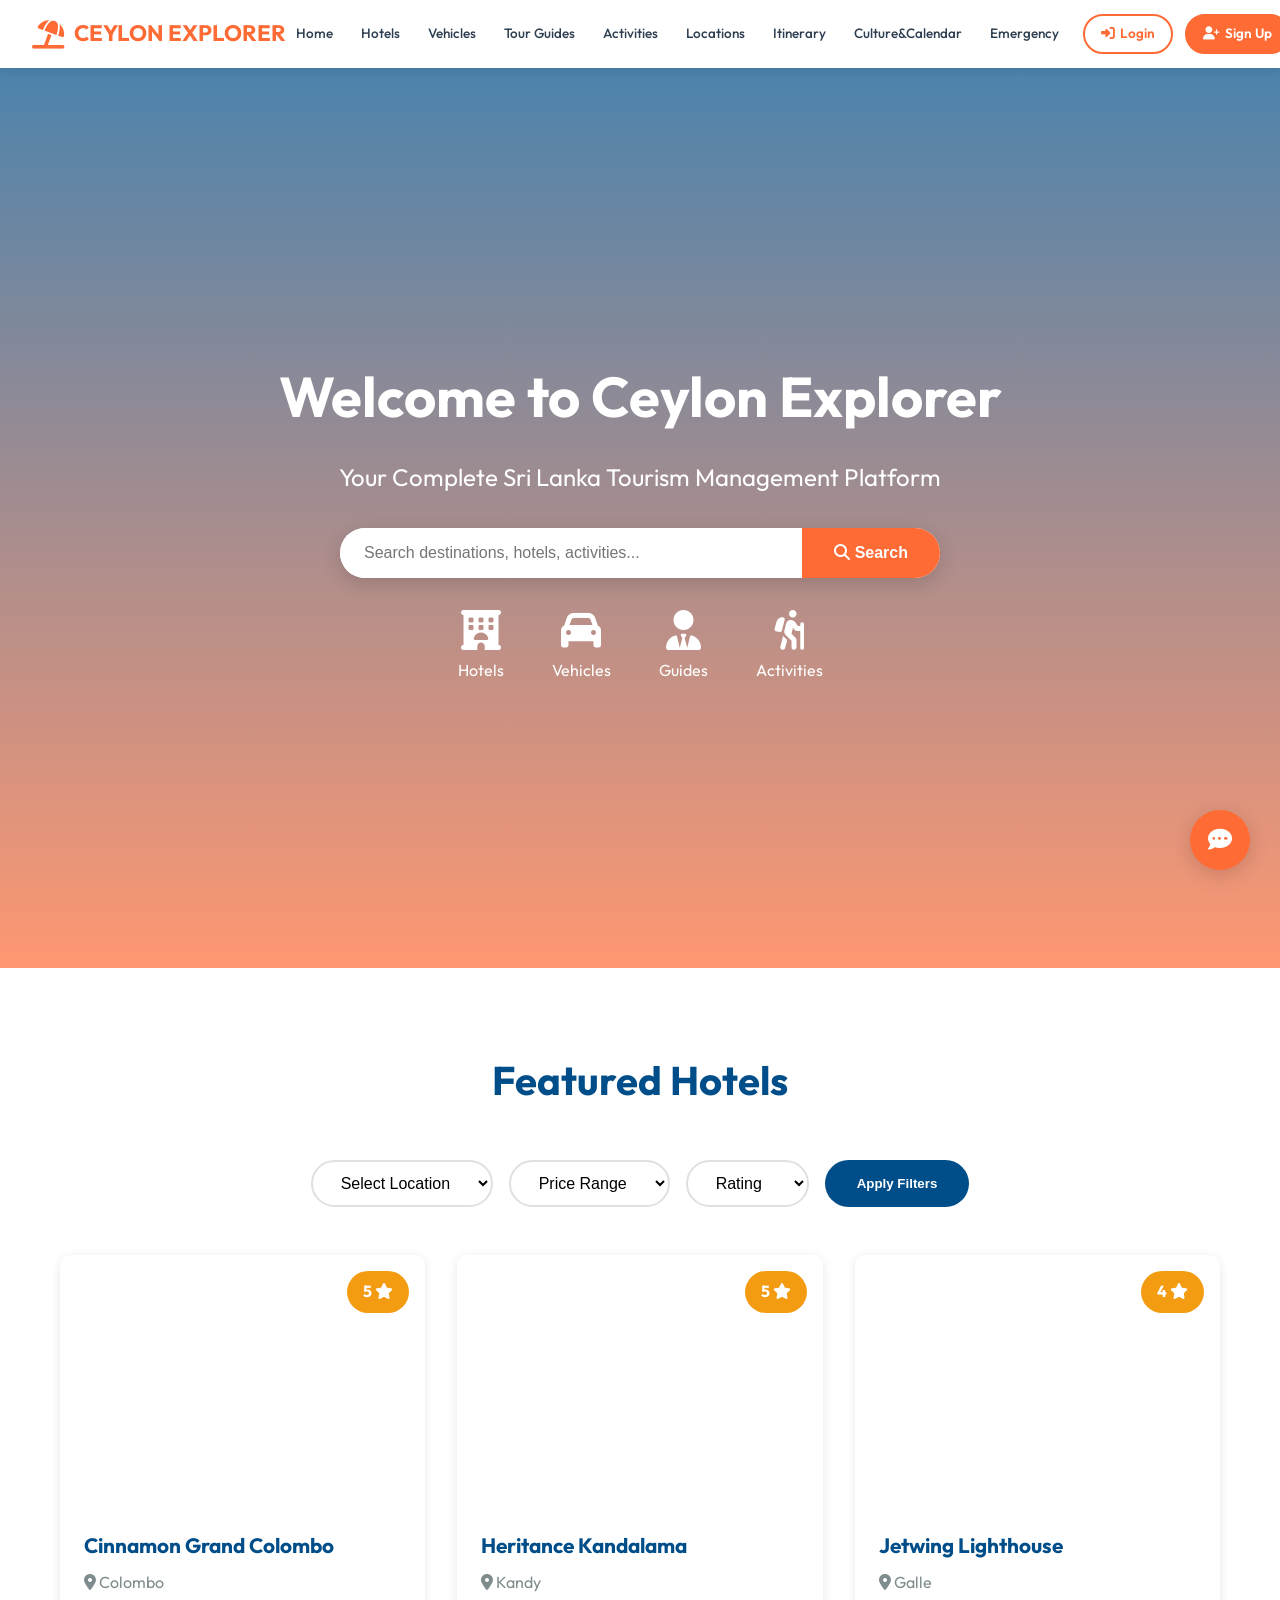
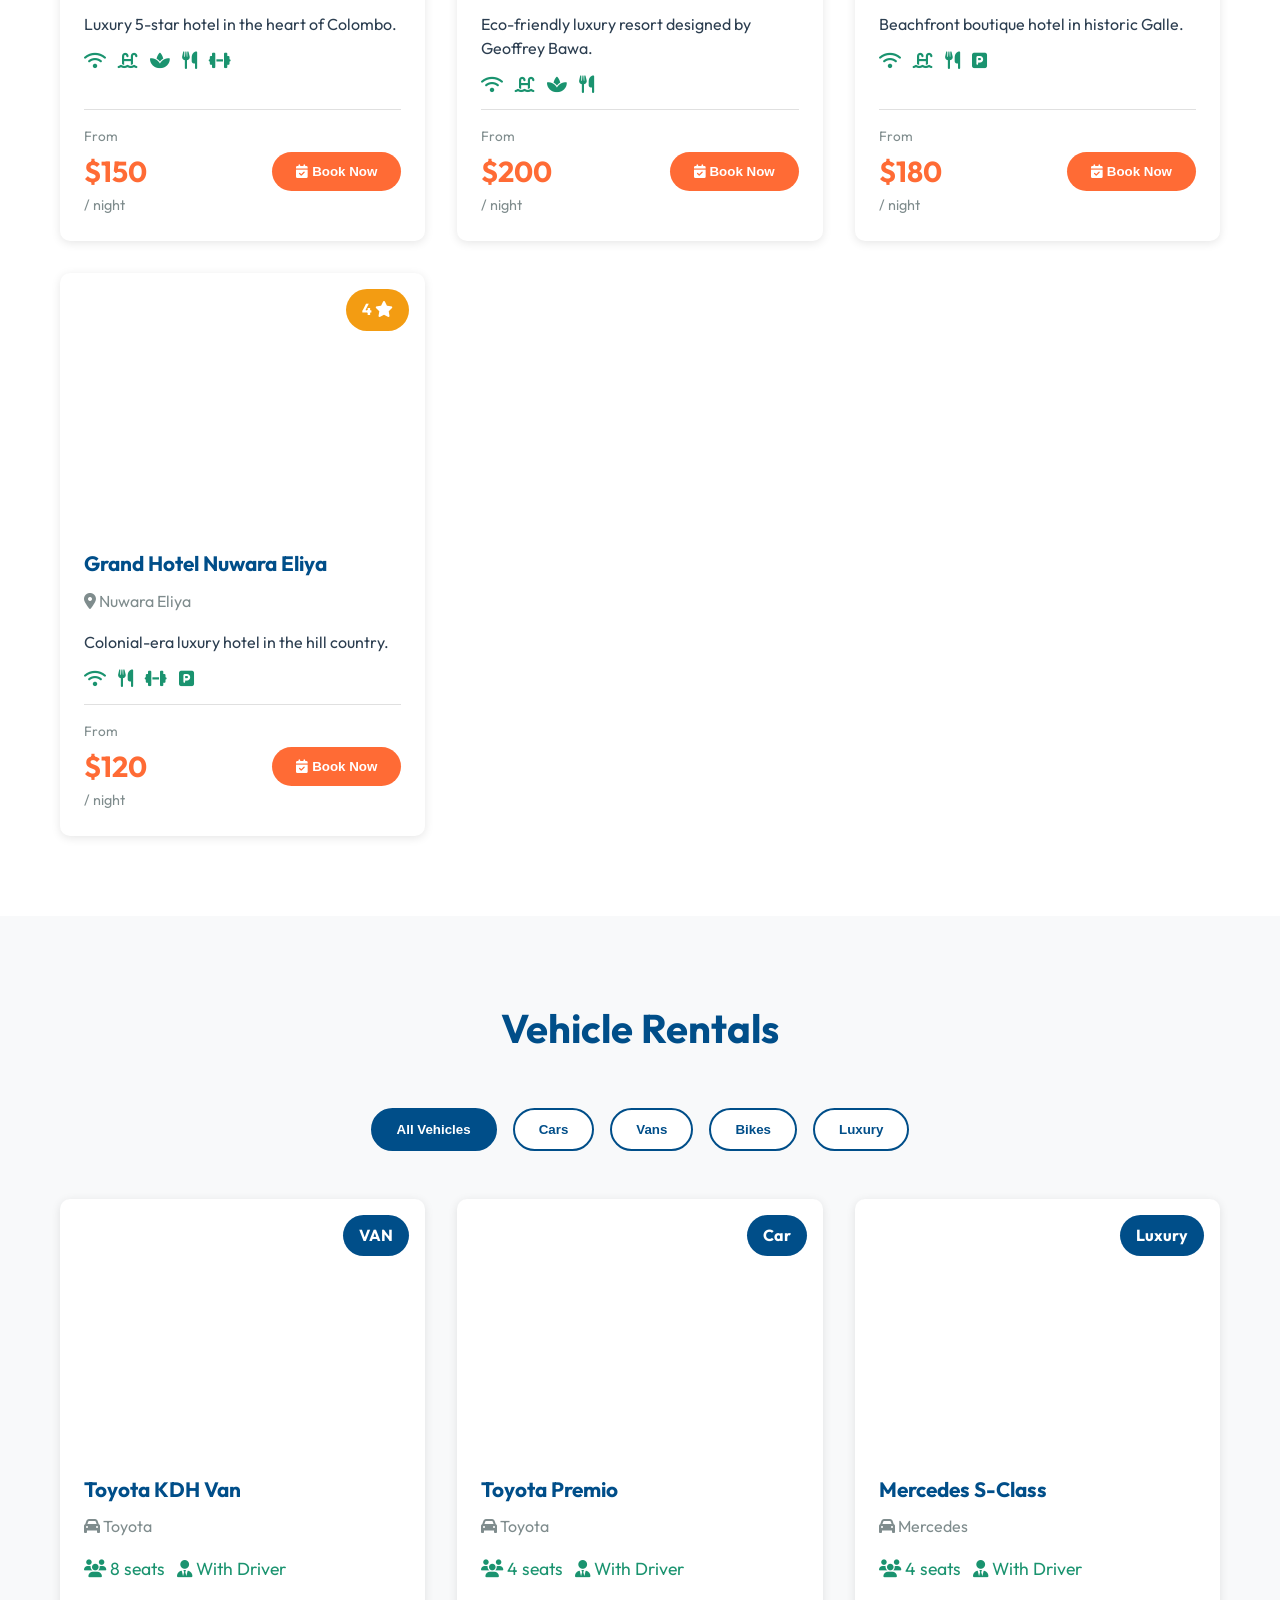
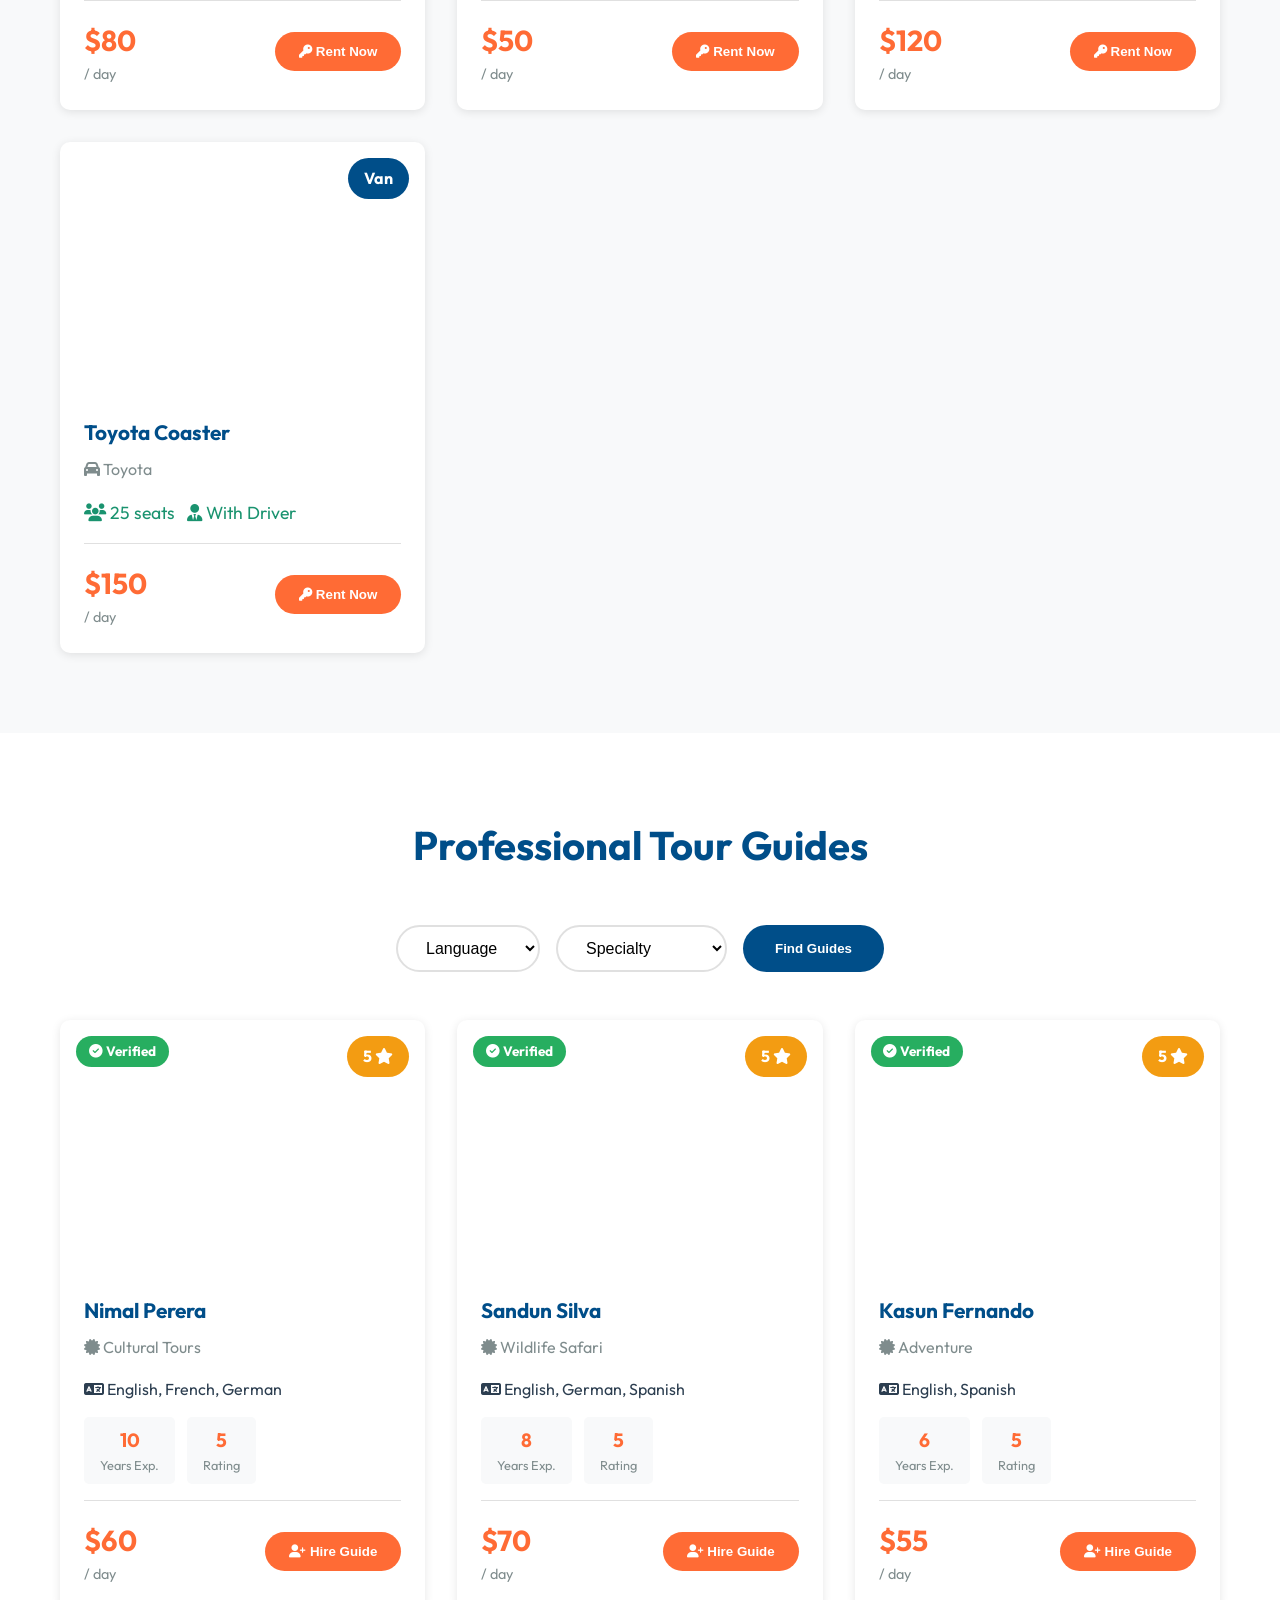
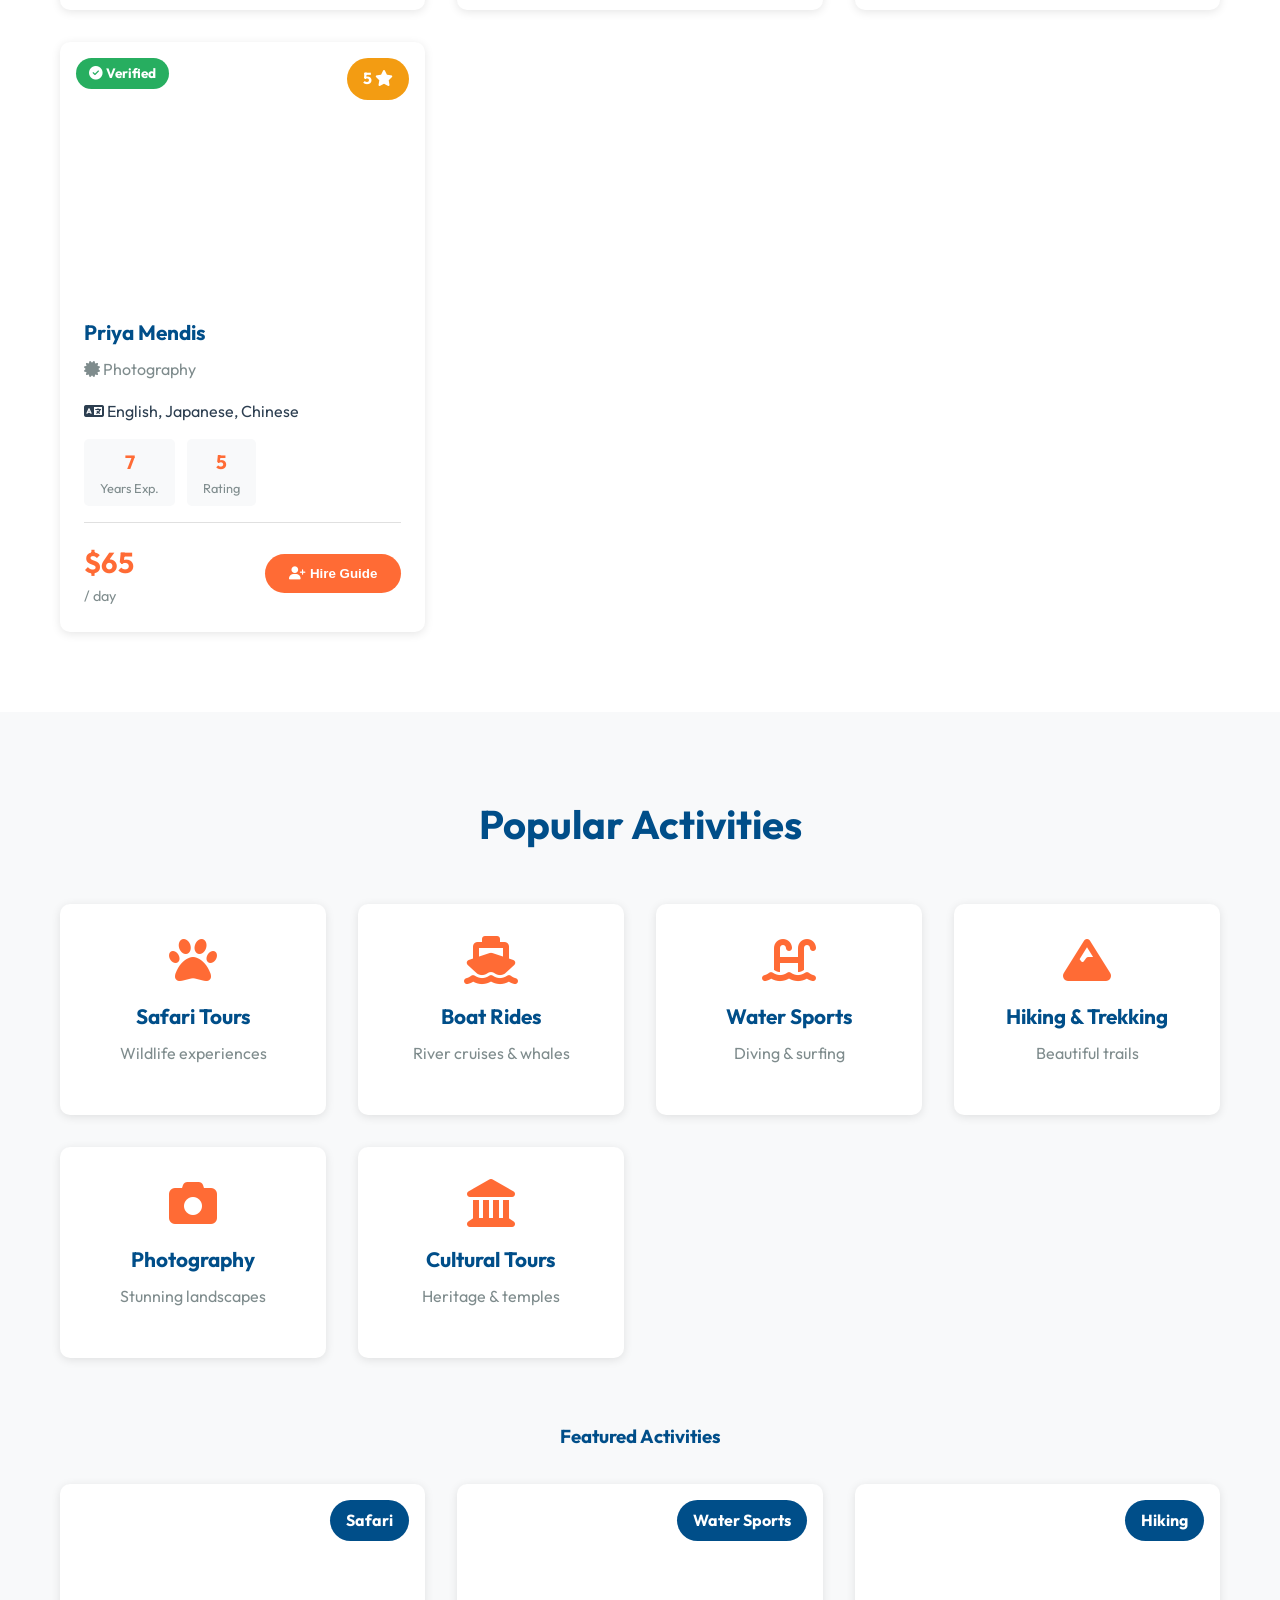
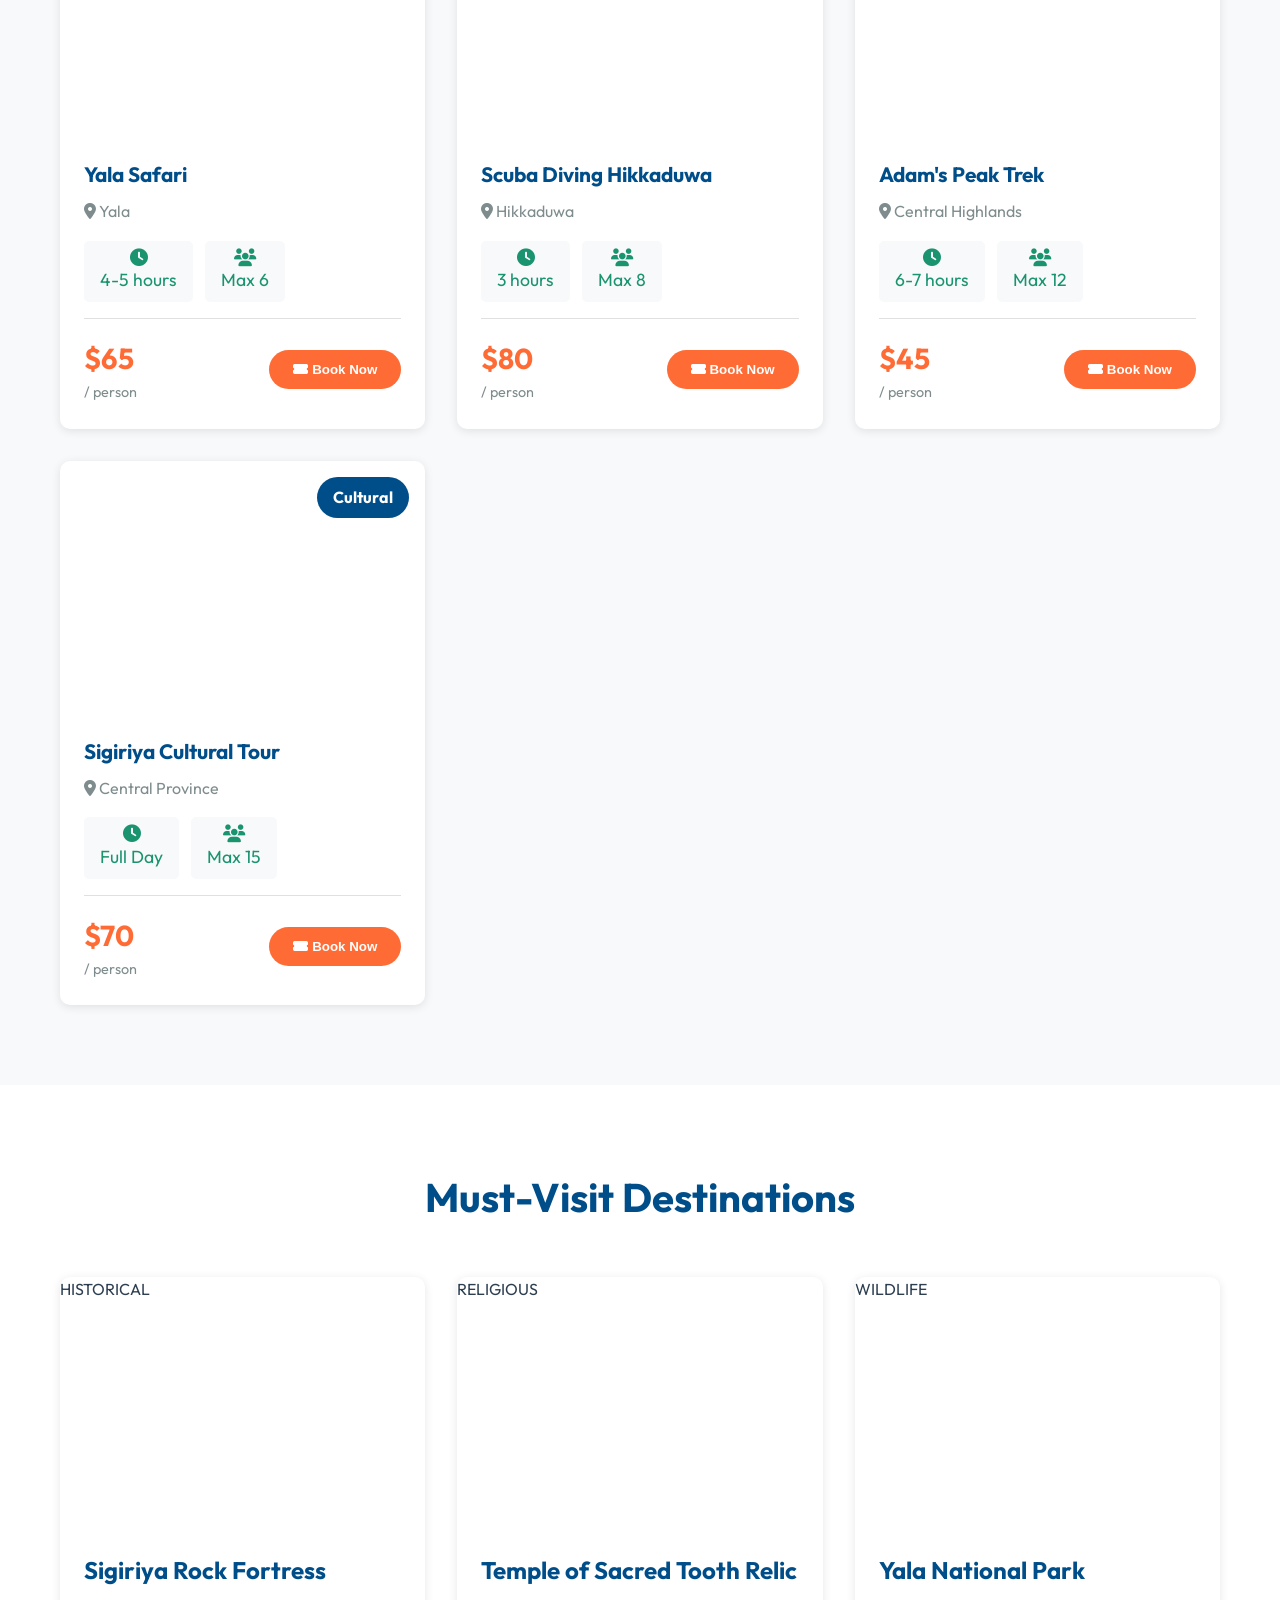
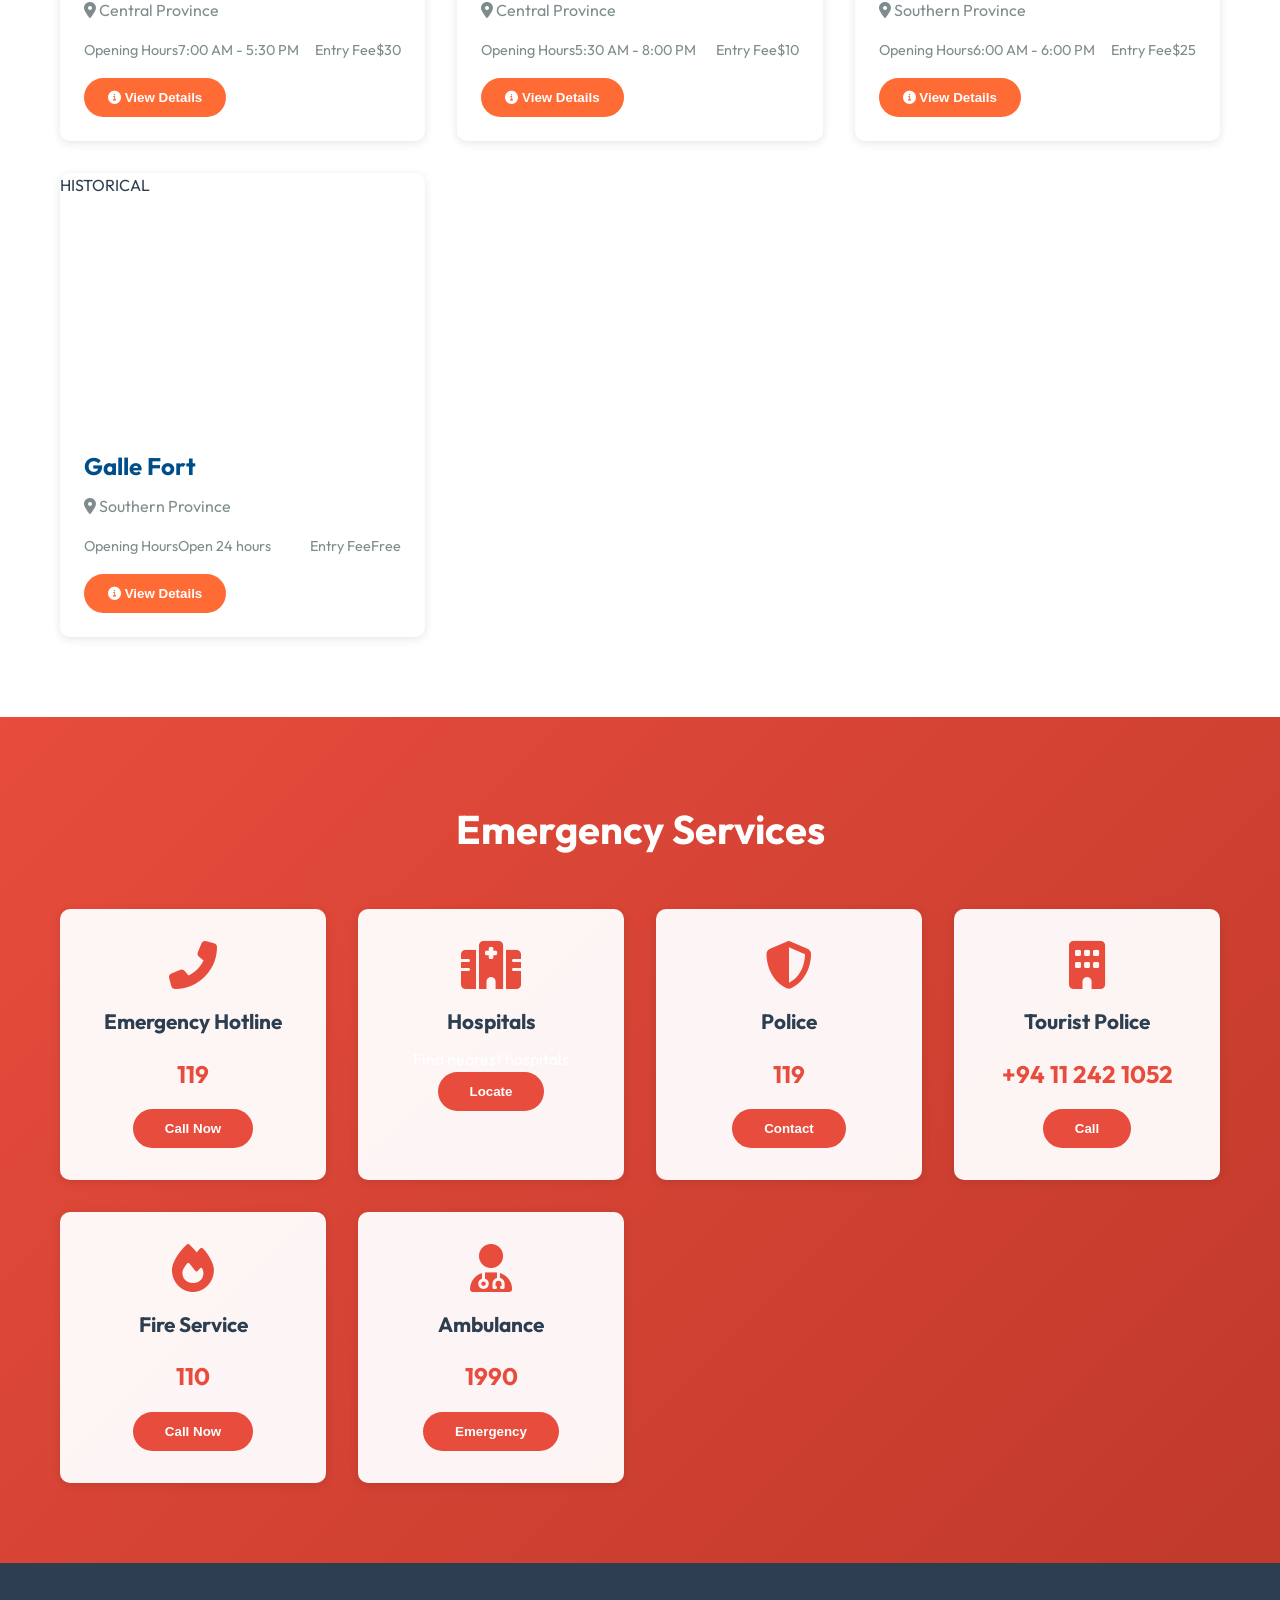
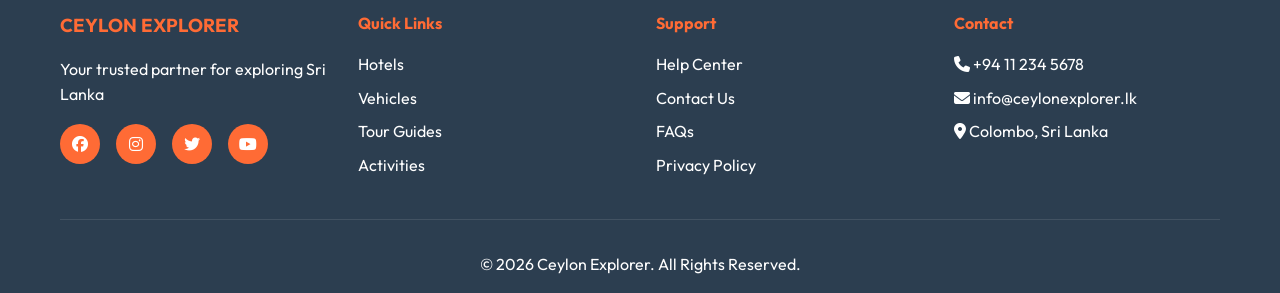
<file: src/main/resources/static/index.html>
<!DOCTYPE html>
<html lang="en">
<head>
    <meta charset="UTF-8">
    <meta name="viewport" content="width=device-width, initial-scale=1.0">
    <title>CEYLON EXPLORER - Sri Lanka Tourism Management System</title>
    <link rel="stylesheet" href="style.css">
    <link rel="stylesheet" href="https://cdnjs.cloudflare.com/ajax/libs/font-awesome/6.4.0/css/all.min.css">
</head>
<body>

<!-- Navigation Bar -->
<nav class="navbar">
    <div class="nav-container">
        <div class="logo">
            <i class="fas fa-umbrella-beach"></i>
            <span>CEYLON EXPLORER</span>
        </div>
        <ul class="nav-menu" id="navMenu">
            <li><a href="index.html" class="nav-link">Home</a></li>
            <li><a href="hotel-complete.html" class="nav-link">Hotels</a></li>
            <li><a href="vehicle-complete.html" class="nav-link">Vehicles</a></li>
            <li><a href="tourguide-complete.html" class="nav-link">Tour Guides</a></li>
            <li><a href="activity-complete.html" class="nav-link">Activities</a></li>
            <li><a href="touristlocation-complete.html" class="nav-link">Locations</a></li>
            <li><a href="itinerary.html" class="nav-link">Itinerary</a></li>
            <li><a href="culture.html" class="nav-link">Culture&amp;Calendar</a></li>
            <li><a href="emergency-healthcare.html" class="nav-link">Emergency</a></li>

            <!-- Login button — logged out state -->
            <li id="navLoginLi">
                <a href="login-complete.html" class="nav-link nav-login-btn" id="loginBtn">
                    <i class="fas fa-sign-in-alt"></i> Login
                </a>
            </li>

            <!-- Sign Up button — logged out state -->
            <li id="navSignupLi">
                <a href="signup-complete.html" class="nav-link nav-signup-btn" id="signupBtn">
                    <i class="fas fa-user-plus"></i> Sign Up
                </a>
            </li>

            <!-- User menu — logged in state (hidden by default) -->
            <li id="navUserLi" style="display:none; position:relative;">
                <button class="nav-user-btn" id="userMenuBtn" onclick="toggleUserMenu()">
                    <span id="navUserAvatar" class="nav-avatar">U</span>
                    <span id="navUserName">User</span>
                    <i class="fas fa-chevron-down" style="font-size:10px; margin-left:4px;"></i>
                </button>
                <div class="nav-dropdown" id="userDropdown">
                    <a href="#" id="dashboardLink"><i class="fas fa-th-large"></i> Dashboard</a>
                    <a href="#" onclick="logoutUser()"><i class="fas fa-sign-out-alt"></i> Logout</a>
                </div>
            </li>
        </ul>

        <div class="hamburger" id="hamburger" onclick="toggleMobileMenu()">
            <span></span>
            <span></span>
            <span></span>
        </div>
    </div>
</nav>

<!-- Hero Section -->
<section id="home" class="hero">
    <div class="hero-overlay">
        <div class="hero-content">
            <h1>Welcome to Ceylon Explorer</h1>
            <p>Your Complete Sri Lanka Tourism Management Platform</p>
            <div class="hero-search">
                <input type="text" placeholder="Search destinations, hotels, activities...">
                <button class="search-btn"><i class="fas fa-search"></i> Search</button>
            </div>
            <div class="hero-features">
                <div class="hero-feature">
                    <i class="fas fa-hotel"></i>
                    <span>Hotels</span>
                </div>
                <div class="hero-feature">
                    <i class="fas fa-car"></i>
                    <span>Vehicles</span>
                </div>
                <div class="hero-feature">
                    <i class="fas fa-user-tie"></i>
                    <span>Guides</span>
                </div>
                <div class="hero-feature">
                    <i class="fas fa-hiking"></i>
                    <span>Activities</span>
                </div>
            </div>
        </div>
    </div>
</section>

<!-- Hotels Section -->
<section id="hotels" class="section">
    <div class="container">
        <h2 class="section-title">Featured Hotels</h2>
        <div class="filter-bar">
            <select id="hotelLocation">
                <option value="">Select Location</option>
                <option value="colombo">Colombo</option>
                <option value="kandy">Kandy</option>
                <option value="galle">Galle</option>
                <option value="nuwara-eliya">Nuwara Eliya</option>
                <option value="ella">Ella</option>
            </select>
            <select id="hotelPrice">
                <option value="">Price Range</option>
                <option value="0-50">$0 - $50</option>
                <option value="50-100">$50 - $100</option>
                <option value="100-200">$100 - $200</option>
                <option value="200+">$200+</option>
            </select>
            <select id="hotelRating">
                <option value="">Rating</option>
                <option value="5">5 Stars</option>
                <option value="4">4 Stars</option>
                <option value="3">3 Stars</option>
            </select>
            <button class="filter-btn" onclick="searchHotels()">Apply Filters</button>
        </div>
        <div class="cards-grid" id="hotelsGrid"></div>
    </div>
</section>

<!-- Vehicles Section -->
<section id="vehicles" class="section bg-light">
    <div class="container">
        <h2 class="section-title">Vehicle Rentals</h2>
        <div class="vehicle-types">
            <button class="vehicle-type-btn active" onclick="filterByType('all', this)">All Vehicles</button>
            <button class="vehicle-type-btn" onclick="filterByType('car', this)">Cars</button>
            <button class="vehicle-type-btn" onclick="filterByType('van', this)">Vans</button>
            <button class="vehicle-type-btn" onclick="filterByType('bike', this)">Bikes</button>
            <button class="vehicle-type-btn" onclick="filterByType('luxury', this)">Luxury</button>
        </div>
        <div class="cards-grid" id="vehiclesGrid"></div>
    </div>
</section>

<!-- Tour Guides Section -->
<section id="guides" class="section">
    <div class="container">
        <h2 class="section-title">Professional Tour Guides</h2>
        <div class="filter-bar">
            <select id="guideLanguage">
                <option value="">Language</option>
                <option value="english">English</option>
                <option value="chinese">Chinese</option>
                <option value="french">French</option>
                <option value="german">German</option>
                <option value="spanish">Spanish</option>
            </select>
            <select id="guideSpecialty">
                <option value="">Specialty</option>
                <option value="cultural">Cultural Tours</option>
                <option value="wildlife">Wildlife Safari</option>
                <option value="adventure">Adventure</option>
                <option value="photography">Photography</option>
            </select>
            <button class="filter-btn" onclick="searchGuides()">Find Guides</button>
        </div>
        <div class="cards-grid" id="guidesGrid"></div>
    </div>
</section>

<!-- Activities Section -->
<section id="activities" class="section bg-light">
    <div class="container">
        <h2 class="section-title">Popular Activities</h2>
        <div class="activities-categories">
            <div class="category-card" onclick="filterByCategory('SAFARI', this)" style="cursor: pointer;">
                <i class="fas fa-paw"></i>
                <h3>Safari Tours</h3>
                <p>Wildlife experiences</p>
            </div>
            <div class="category-card" onclick="filterByCategory('WATER', this)" style="cursor: pointer;">
                <i class="fas fa-ship"></i>
                <h3>Boat Rides</h3>
                <p>River cruises & whales</p>
            </div>
            <div class="category-card" onclick="filterByCategory('SPORTS', this)" style="cursor: pointer;">
                <i class="fas fa-swimming-pool"></i>
                <h3>Water Sports</h3>
                <p>Diving & surfing</p>
            </div>
            <div class="category-card" onclick="filterByCategory('HIKING', this)" style="cursor: pointer;">
                <i class="fas fa-mountain"></i>
                <h3>Hiking &amp; Trekking</h3>
                <p>Beautiful trails</p>
            </div>
            <div class="category-card" onclick="filterByCategory('PHOTO', this)" style="cursor: pointer;">
                <i class="fas fa-camera"></i>
                <h3>Photography</h3>
                <p>Stunning landscapes</p>
            </div>
            <div class="category-card" onclick="filterByCategory('CULTURAL', this)" style="cursor: pointer;">
                <i class="fas fa-landmark"></i>
                <h3>Cultural Tours</h3>
                <p>Heritage & temples</p>
            </div>
        </div>
        
        <h3 style="margin-top:4rem; margin-bottom: 2rem; color:var(--secondary-color); text-align:center;">Featured Activities</h3>
        <!-- Dynamic activities grid from database -->
        <div class="cards-grid" id="activitiesGrid"></div>
    </div>
</section>

<!-- Tourist Locations Section -->
<section id="locations" class="section">
    <div class="container">
        <h2 class="section-title">Must-Visit Destinations</h2>
        <div class="locations-grid cards-grid" id="locationsGrid">
            <!-- Dynamic locations will be loaded here from the database via ceylon-loader.js -->
        </div>
    </div>
</section>

<!-- Emergency Services Section -->
<section id="emergency" class="section emergency-section">
    <div class="container">
        <h2 class="section-title">Emergency Services</h2>
        <div class="emergency-grid">
            <div class="emergency-card">
                <i class="fas fa-phone-alt"></i>
                <h3>Emergency Hotline</h3>
                <p class="emergency-number">119</p>
                <button class="btn-emergency">Call Now</button>
            </div>
            <div class="emergency-card">
                <i class="fas fa-hospital"></i>
                <h3>Hospitals</h3>
                <p>Find nearest hospitals</p>
                <button class="btn-emergency">Locate</button>
            </div>
            <div class="emergency-card">
                <i class="fas fa-shield-alt"></i>
                <h3>Police</h3>
                <p class="emergency-number">119</p>
                <button class="btn-emergency">Contact</button>
            </div>
            <div class="emergency-card">
                <i class="fas fa-building"></i>
                <h3>Tourist Police</h3>
                <p class="emergency-number">+94 11 242 1052</p>
                <button class="btn-emergency">Call</button>
            </div>
            <div class="emergency-card">
                <i class="fas fa-fire"></i>
                <h3>Fire Service</h3>
                <p class="emergency-number">110</p>
                <button class="btn-emergency">Call Now</button>
            </div>
            <div class="emergency-card">
                <i class="fas fa-user-md"></i>
                <h3>Ambulance</h3>
                <p class="emergency-number">1990</p>
                <button class="btn-emergency">Emergency</button>
            </div>
        </div>
    </div>
</section>

<!-- Footer -->
<footer class="footer">
    <div class="container">
        <div class="footer-content">
            <div class="footer-section">
                <h3>CEYLON EXPLORER</h3>
                <p>Your trusted partner for exploring Sri Lanka</p>
                <div class="social-links">
                    <a href="#"><i class="fab fa-facebook"></i></a>
                    <a href="#"><i class="fab fa-instagram"></i></a>
                    <a href="#"><i class="fab fa-twitter"></i></a>
                    <a href="#"><i class="fab fa-youtube"></i></a>
                </div>
            </div>
            <div class="footer-section">
                <h4>Quick Links</h4>
                <ul>
                    <li><a href="#hotels">Hotels</a></li>
                    <li><a href="#vehicles">Vehicles</a></li>
                    <li><a href="#guides">Tour Guides</a></li>
                    <li><a href="#activities">Activities</a></li>
                </ul>
            </div>
            <div class="footer-section">
                <h4>Support</h4>
                <ul>
                    <li><a href="#">Help Center</a></li>
                    <li><a href="#">Contact Us</a></li>
                    <li><a href="#">FAQs</a></li>
                    <li><a href="#">Privacy Policy</a></li>
                </ul>
            </div>
            <div class="footer-section">
                <h4>Contact</h4>
                <p><i class="fas fa-phone"></i> +94 11 234 5678</p>
                <p><i class="fas fa-envelope"></i> info@ceylonexplorer.lk</p>
                <p><i class="fas fa-map-marker-alt"></i> Colombo, Sri Lanka</p>
            </div>
        </div>
        <div class="footer-bottom">
            <p>&copy; 2026 Ceylon Explorer. All Rights Reserved.</p>
        </div>
    </div>
</footer>

<!-- Chatbot -->
<div id="chatbot" class="chatbot">
    <div class="chatbot-header">
        <i class="fas fa-robot"></i>
        <span>Ceylon Helper</span>
        <button id="chatbotClose"><i class="fas fa-times"></i></button>
    </div>
    <div class="chatbot-messages" id="chatbotMessages">
        <div class="bot-message">
            <p>Hello! I'm Ceylon Helper. How can I assist you today?</p>
        </div>
    </div>
    <div class="chatbot-input">
        <input type="text" id="chatbotInput" placeholder="Type your message...">
        <button id="chatbotSend"><i class="fas fa-paper-plane"></i></button>
    </div>
</div>
<button id="chatbotToggle" class="chatbot-toggle">
    <i class="fas fa-comment-dots"></i>
</button>

<script src="script.js"></script>
<script src="ceylon-data.js"></script>
<script src="ceylon-loader.js"></script>
</body>
</html>
</file>
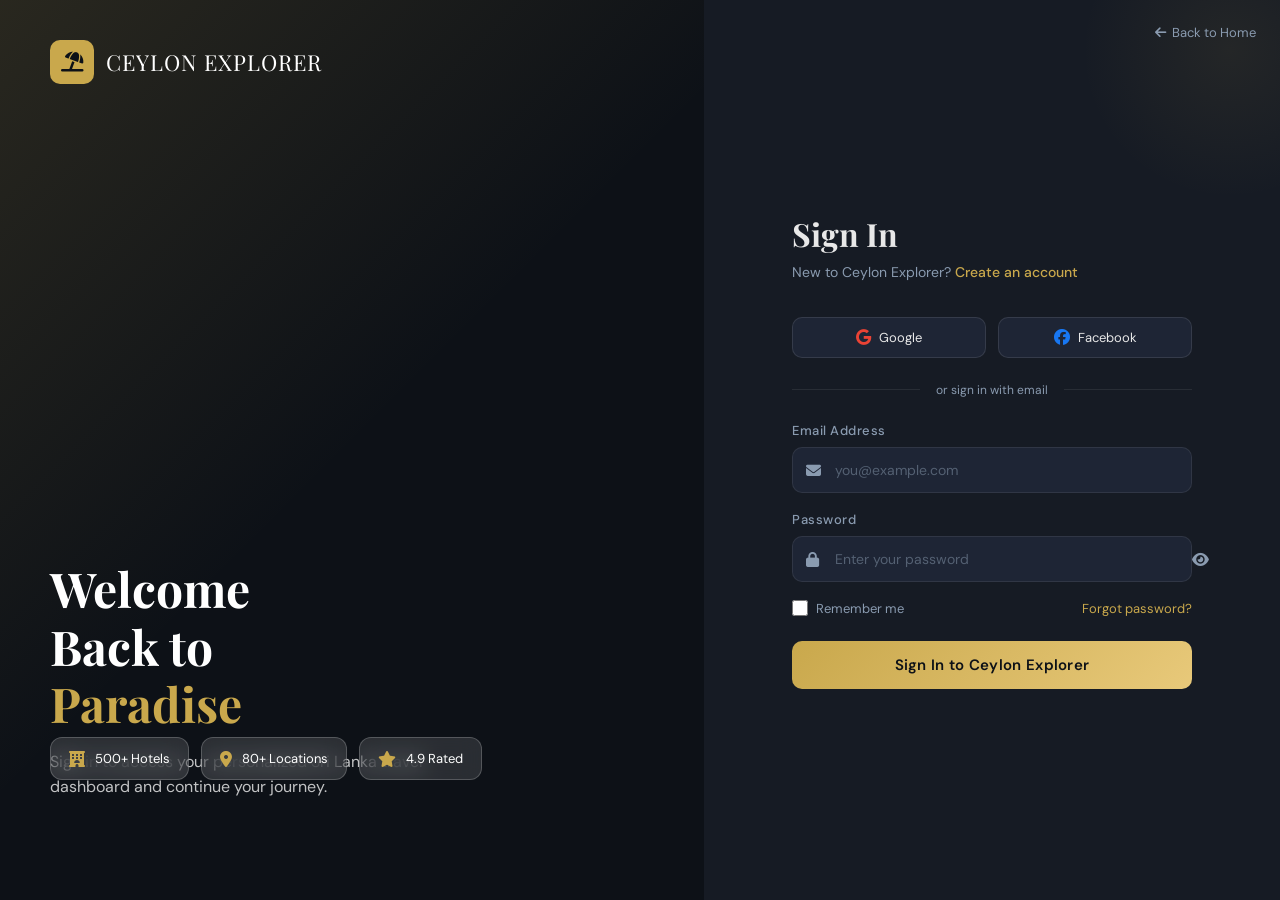
<file: src/main/resources/static/admin-dashboard.html>
<!DOCTYPE html>
<html lang="en">
<head>
    <meta charset="UTF-8">
    <meta name="viewport" content="width=device-width, initial-scale=1.0">
    <title>Admin Dashboard - Ceylon Explorer</title>
    <link rel="stylesheet" href="https://cdnjs.cloudflare.com/ajax/libs/font-awesome/6.4.0/css/all.min.css">
    <link href="https://fonts.googleapis.com/css2?family=Playfair+Display:wght@400;700&family=DM+Sans:wght@300;400;500;600&display=swap" rel="stylesheet">
    <style>
        *, *::before, *::after { box-sizing: border-box; margin: 0; padding: 0; }
        :root {
            --gold: #C9A84C;
            --gold-light: #E8C97A;
            --dark: #0D1117;
            --dark-2: #161B24;
            --dark-3: #1E2535;
            --dark-4: #252D3D;
            --text: #E8E8E8;
            --text-muted: #8A9BB0;
            --green: #2ECC71;
            --red: #E74C3C;
            --blue: #3498DB;
            --orange: #E67E22;
            --purple: #9B59B6;
            --sidebar-width: 260px;
        }
        body {
            font-family: 'DM Sans', sans-serif;
            background: var(--dark);
            color: var(--text);
            display: flex;
            min-height: 100vh;
            overflow-x: hidden;
        }

        /* ── SIDEBAR ── */
        .sidebar {
            width: var(--sidebar-width);
            background: var(--dark-2);
            border-right: 1px solid rgba(255,255,255,0.06);
            display: flex;
            flex-direction: column;
            position: fixed;
            top: 0; left: 0;
            height: 100vh;
            z-index: 100;
            transition: transform 0.3s;
            overflow-y: auto;
        }
        .sidebar-logo {
            padding: 24px 20px 20px;
            border-bottom: 1px solid rgba(255,255,255,0.06);
            display: flex;
            align-items: center;
            gap: 12px;
        }
        .logo-icon {
            width: 40px; height: 40px;
            background: linear-gradient(135deg, var(--gold), var(--gold-light));
            border-radius: 10px;
            display: flex; align-items: center; justify-content: center;
            font-size: 18px; color: var(--dark); flex-shrink: 0;
        }
        .logo-text { font-family: 'Playfair Display', serif; font-size: 15px; color: var(--text); line-height: 1.2; }
        .logo-text span { display: block; font-family: 'DM Sans', sans-serif; font-size: 11px; color: var(--gold); font-weight: 500; letter-spacing: 1px; text-transform: uppercase; }

        .sidebar-nav { padding: 16px 12px; flex: 1; }
        .nav-section-title { font-size: 10px; font-weight: 600; color: var(--text-muted); letter-spacing: 1.5px; text-transform: uppercase; padding: 12px 8px 6px; }

        .nav-item {
            display: flex; align-items: center; gap: 12px;
            padding: 10px 12px; border-radius: 10px;
            color: var(--text-muted); font-size: 14px; font-weight: 500;
            cursor: pointer; transition: all 0.2s; margin-bottom: 2px;
            text-decoration: none; border: none; background: none; width: 100%; text-align: left;
        }
        .nav-item i { width: 20px; text-align: center; font-size: 15px; }
        .nav-item:hover { background: var(--dark-3); color: var(--text); }
        .nav-item.active { background: rgba(201,168,76,0.15); color: var(--gold); }
        .nav-item .badge {
            margin-left: auto; background: var(--gold); color: var(--dark);
            font-size: 11px; font-weight: 700; padding: 2px 7px; border-radius: 20px;
        }

        .sidebar-bottom {
            padding: 16px 12px;
            border-top: 1px solid rgba(255,255,255,0.06);
        }
        .admin-profile {
            display: flex; align-items: center; gap: 10px;
            padding: 10px 12px; border-radius: 10px;
            background: var(--dark-3);
        }
        .avatar {
            width: 36px; height: 36px;
            background: linear-gradient(135deg, var(--gold), var(--gold-light));
            border-radius: 50%; display: flex; align-items: center; justify-content: center;
            font-size: 14px; font-weight: 700; color: var(--dark); flex-shrink: 0;
        }
        .admin-info { flex: 1; min-width: 0; }
        .admin-name { font-size: 13px; font-weight: 600; color: var(--text); white-space: nowrap; overflow: hidden; text-overflow: ellipsis; }
        .admin-role { font-size: 11px; color: var(--gold); }
        .logout-btn { background: none; border: none; color: var(--text-muted); cursor: pointer; font-size: 15px; padding: 4px; transition: color 0.2s; }
        .logout-btn:hover { color: var(--red); }

        /* ── MAIN ── */
        .main {
            margin-left: var(--sidebar-width);
            flex: 1;
            display: flex;
            flex-direction: column;
            min-height: 100vh;
        }

        /* ── TOPBAR ── */
        .topbar {
            background: var(--dark-2);
            border-bottom: 1px solid rgba(255,255,255,0.06);
            padding: 0 28px;
            height: 64px;
            display: flex; align-items: center; justify-content: space-between;
            position: sticky; top: 0; z-index: 50;
        }
        .topbar-left h1 { font-size: 18px; font-weight: 600; color: var(--text); }
        .topbar-left p { font-size: 12px; color: var(--text-muted); }
        .topbar-right { display: flex; align-items: center; gap: 12px; }
        .topbar-btn {
            width: 38px; height: 38px;
            background: var(--dark-3); border: 1px solid rgba(255,255,255,0.06);
            border-radius: 10px; display: flex; align-items: center; justify-content: center;
            color: var(--text-muted); cursor: pointer; font-size: 15px; transition: all 0.2s;
            text-decoration: none;
        }
        .topbar-btn:hover { color: var(--gold); border-color: var(--gold); }
        .notification-dot { position: relative; }
        .notification-dot::after {
            content: ''; position: absolute; top: 6px; right: 6px;
            width: 8px; height: 8px; background: var(--red); border-radius: 50%;
            border: 2px solid var(--dark-2);
        }
        .hamburger-btn {
            display: none; background: none; border: none; color: var(--text);
            font-size: 20px; cursor: pointer;
        }

        /* ── CONTENT ── */
        .content { padding: 28px; flex: 1; }

        /* ── PAGES ── */
        .page { display: none; }
        .page.active { display: block; }

        /* ── STATS GRID ── */
        .stats-grid {
            display: grid;
            grid-template-columns: repeat(4, 1fr);
            gap: 18px; margin-bottom: 28px;
        }
        .stat-card {
            background: var(--dark-2);
            border: 1px solid rgba(255,255,255,0.06);
            border-radius: 14px; padding: 20px;
            transition: transform 0.2s, border-color 0.2s;
        }
        .stat-card:hover { transform: translateY(-2px); border-color: rgba(201,168,76,0.3); }
        .stat-top { display: flex; align-items: center; justify-content: space-between; margin-bottom: 14px; }
        .stat-icon {
            width: 44px; height: 44px; border-radius: 12px;
            display: flex; align-items: center; justify-content: center; font-size: 18px;
        }
        .stat-icon.gold { background: rgba(201,168,76,0.15); color: var(--gold); }
        .stat-icon.green { background: rgba(46,204,113,0.15); color: var(--green); }
        .stat-icon.blue { background: rgba(52,152,219,0.15); color: var(--blue); }
        .stat-icon.red { background: rgba(231,76,60,0.15); color: var(--red); }
        .stat-icon.purple { background: rgba(155,89,182,0.15); color: var(--purple); }
        .stat-icon.orange { background: rgba(230,126,34,0.15); color: var(--orange); }
        .stat-change { font-size: 12px; font-weight: 600; }
        .stat-change.up { color: var(--green); }
        .stat-change.down { color: var(--red); }
        .stat-value { font-size: 28px; font-weight: 700; color: var(--text); font-family: 'Playfair Display', serif; }
        .stat-label { font-size: 13px; color: var(--text-muted); margin-top: 4px; }

        /* ── SECTION HEADER ── */
        .section-header {
            display: flex; align-items: center; justify-content: space-between;
            margin-bottom: 18px;
        }
        .section-header h2 { font-size: 17px; font-weight: 600; color: var(--text); }
        .section-header p { font-size: 13px; color: var(--text-muted); }

        /* ── QUICK ACCESS GRID ── */
        .quick-grid {
            display: grid;
            grid-template-columns: repeat(4, 1fr);
            gap: 14px; margin-bottom: 28px;
        }
        .quick-card {
            background: var(--dark-2);
            border: 1px solid rgba(255,255,255,0.06);
            border-radius: 14px; padding: 20px;
            cursor: pointer; transition: all 0.25s;
            text-decoration: none;
            display: flex; flex-direction: column; align-items: center;
            text-align: center; gap: 10px;
        }
        .quick-card:hover {
            border-color: var(--gold);
            background: rgba(201,168,76,0.07);
            transform: translateY(-3px);
        }
        .quick-card i { font-size: 28px; }
        .quick-card span { font-size: 13px; font-weight: 500; color: var(--text); }
        .quick-card small { font-size: 11px; color: var(--text-muted); }

        /* ── MANAGE PAGE ── */
        .manage-toolbar {
            display: flex; align-items: center; gap: 12px;
            margin-bottom: 20px; flex-wrap: wrap;
        }
        .search-box {
            flex: 1; min-width: 200px;
            position: relative;
        }
        .search-box i {
            position: absolute; left: 12px; top: 50%; transform: translateY(-50%);
            color: var(--text-muted); font-size: 14px;
        }
        .search-box input {
            width: 100%; padding: 10px 12px 10px 36px;
            background: var(--dark-3); border: 1px solid rgba(255,255,255,0.08);
            border-radius: 10px; color: var(--text); font-family: 'DM Sans', sans-serif;
            font-size: 13px; outline: none; transition: border-color 0.2s;
        }
        .search-box input:focus { border-color: var(--gold); }
        .search-box input::placeholder { color: rgba(138,155,176,0.5); }

        .btn {
            padding: 10px 18px; border-radius: 10px; font-size: 13px; font-weight: 600;
            font-family: 'DM Sans', sans-serif; cursor: pointer; transition: all 0.2s;
            border: none; display: flex; align-items: center; gap: 7px; white-space: nowrap;
        }
        .btn-gold { background: linear-gradient(135deg, var(--gold), var(--gold-light)); color: var(--dark); }
        .btn-gold:hover { transform: translateY(-1px); box-shadow: 0 6px 20px rgba(201,168,76,0.3); }
        .btn-outline {
            background: transparent; border: 1px solid rgba(255,255,255,0.12);
            color: var(--text-muted);
        }
        .btn-outline:hover { border-color: var(--gold); color: var(--gold); }
        .btn-danger { background: rgba(231,76,60,0.15); color: var(--red); border: 1px solid rgba(231,76,60,0.2); }
        .btn-danger:hover { background: rgba(231,76,60,0.25); }
        .btn-sm { padding: 6px 12px; font-size: 12px; }

        /* ── TABLE ── */
        .table-wrap {
            background: var(--dark-2);
            border: 1px solid rgba(255,255,255,0.06);
            border-radius: 14px; overflow: hidden;
        }
        table { width: 100%; border-collapse: collapse; }
        thead tr { background: var(--dark-3); }
        th {
            padding: 12px 16px; text-align: left;
            font-size: 11px; font-weight: 600; color: var(--text-muted);
            text-transform: uppercase; letter-spacing: 1px;
        }
        td { padding: 13px 16px; font-size: 13px; color: var(--text); border-top: 1px solid rgba(255,255,255,0.04); }
        tr:hover td { background: rgba(255,255,255,0.02); }
        .td-img {
            width: 40px; height: 40px; border-radius: 8px;
            background: var(--dark-3); display: flex; align-items: center; justify-content: center;
            font-size: 18px; flex-shrink: 0;
        }
        .td-name { display: flex; align-items: center; gap: 12px; }
        .badge-status {
            padding: 3px 10px; border-radius: 20px; font-size: 11px; font-weight: 600;
        }
        .badge-active { background: rgba(46,204,113,0.15); color: var(--green); }
        .badge-inactive { background: rgba(231,76,60,0.15); color: var(--red); }
        .badge-pending { background: rgba(230,126,34,0.15); color: var(--orange); }
        .actions { display: flex; gap: 6px; }

        /* ── MODAL ── */
        .modal-overlay {
            position: fixed; inset: 0;
            background: rgba(0,0,0,0.7); backdrop-filter: blur(4px);
            z-index: 200; display: none;
            align-items: center; justify-content: center; padding: 20px;
        }
        .modal-overlay.open { display: flex; }
        .modal {
            background: var(--dark-2);
            border: 1px solid rgba(255,255,255,0.1);
            border-radius: 16px; padding: 28px;
            width: 100%; max-width: 520px;
            max-height: 90vh; overflow-y: auto;
            animation: modalIn 0.25s ease;
        }
        @keyframes modalIn {
            from { transform: scale(0.95) translateY(10px); opacity: 0; }
            to { transform: scale(1) translateY(0); opacity: 1; }
        }
        .modal-header {
            display: flex; align-items: center; justify-content: space-between;
            margin-bottom: 22px;
        }
        .modal-header h3 { font-size: 18px; font-weight: 600; }
        .modal-close {
            background: none; border: none; color: var(--text-muted);
            font-size: 20px; cursor: pointer; transition: color 0.2s;
        }
        .modal-close:hover { color: var(--red); }
        .form-group { margin-bottom: 16px; }
        .form-group label { display: block; font-size: 12px; font-weight: 500; color: var(--text-muted); margin-bottom: 7px; text-transform: uppercase; letter-spacing: 0.5px; }
        .form-group input,
        .form-group select,
        .form-group textarea {
            width: 100%; padding: 11px 14px;
            background: var(--dark-3); border: 1px solid rgba(255,255,255,0.08);
            border-radius: 10px; color: var(--text); font-family: 'DM Sans', sans-serif;
            font-size: 14px; outline: none; transition: border-color 0.2s;
        }
        .form-group input:focus,
        .form-group select:focus,
        .form-group textarea:focus { border-color: var(--gold); }
        .form-group input::placeholder,
        .form-group textarea::placeholder { color: rgba(138,155,176,0.45); }
        .form-group select option { background: var(--dark-3); }
        .form-group textarea { resize: vertical; min-height: 80px; }
        .form-row-2 { display: grid; grid-template-columns: 1fr 1fr; gap: 14px; }
        .modal-footer { display: flex; justify-content: flex-end; gap: 10px; margin-top: 24px; }

        /* ── LINK CARDS (Page Links) ── */
        .page-links-grid {
            display: grid; grid-template-columns: repeat(3, 1fr); gap: 16px;
        }
        .page-link-card {
            background: var(--dark-2);
            border: 1px solid rgba(255,255,255,0.06);
            border-radius: 14px; padding: 22px;
            transition: all 0.25s;
        }
        .page-link-card:hover { border-color: rgba(201,168,76,0.3); transform: translateY(-2px); }
        .plc-top { display: flex; align-items: center; gap: 12px; margin-bottom: 14px; }
        .plc-icon {
            width: 46px; height: 46px; border-radius: 12px;
            display: flex; align-items: center; justify-content: center; font-size: 20px;
        }
        .plc-title { font-size: 15px; font-weight: 600; color: var(--text); }
        .plc-desc { font-size: 12px; color: var(--text-muted); margin-bottom: 16px; line-height: 1.5; }
        .plc-actions { display: flex; gap: 8px; flex-wrap: wrap; }
        .plc-btn {
            padding: 7px 14px; border-radius: 8px; font-size: 12px; font-weight: 600;
            font-family: 'DM Sans', sans-serif; cursor: pointer; transition: all 0.2s;
            border: none; text-decoration: none; display: inline-flex; align-items: center; gap: 6px;
        }
        .plc-btn-view { background: rgba(52,152,219,0.15); color: var(--blue); }
        .plc-btn-view:hover { background: rgba(52,152,219,0.25); }
        .plc-btn-manage { background: rgba(201,168,76,0.15); color: var(--gold); }
        .plc-btn-manage:hover { background: rgba(201,168,76,0.25); }

        /* ── TOAST ── */
        .toast {
            position: fixed; bottom: 24px; right: 24px;
            padding: 13px 18px; border-radius: 10px;
            font-size: 13px; font-weight: 500;
            display: flex; align-items: center; gap: 9px;
            transform: translateY(80px); opacity: 0;
            transition: all 0.3s; z-index: 9999;
        }
        .toast.show { transform: translateY(0); opacity: 1; }
        .toast.success { background: #1a3a2a; color: var(--green); border: 1px solid rgba(46,204,113,0.3); }
        .toast.error { background: #3a1a1a; color: var(--red); border: 1px solid rgba(231,76,60,0.3); }
        .toast.info { background: #1a2a3a; color: var(--blue); border: 1px solid rgba(52,152,219,0.3); }

        /* ── ANALYTICS ── */
        .analytics-grid { display: grid; grid-template-columns: 2fr 1fr; gap: 18px; margin-bottom: 28px; }
        .chart-card {
            background: var(--dark-2); border: 1px solid rgba(255,255,255,0.06);
            border-radius: 14px; padding: 22px;
        }
        .chart-title { font-size: 15px; font-weight: 600; margin-bottom: 18px; }
        .bar-chart { display: flex; align-items: flex-end; gap: 10px; height: 140px; }
        .bar-group { flex: 1; display: flex; flex-direction: column; align-items: center; gap: 6px; }
        .bar {
            width: 100%; border-radius: 6px 6px 0 0;
            background: linear-gradient(to top, var(--gold), var(--gold-light));
            transition: height 0.8s ease; min-height: 4px;
        }
        .bar-label { font-size: 10px; color: var(--text-muted); }
        .donut-wrap { display: flex; flex-direction: column; gap: 10px; }
        .donut-item { display: flex; align-items: center; gap: 10px; }
        .donut-dot { width: 10px; height: 10px; border-radius: 50%; flex-shrink: 0; }
        .donut-name { font-size: 13px; color: var(--text-muted); flex: 1; }
        .donut-val { font-size: 13px; font-weight: 600; color: var(--text); }
        .donut-bar-wrap { flex: 1; height: 6px; background: rgba(255,255,255,0.06); border-radius: 3px; overflow: hidden; }
        .donut-bar { height: 100%; border-radius: 3px; }

        /* ── EMPTY STATE ── */
        .empty-state {
            text-align: center; padding: 60px 20px;
            color: var(--text-muted);
        }
        .empty-state i { font-size: 48px; margin-bottom: 14px; opacity: 0.3; }
        .empty-state p { font-size: 14px; }

        /* ── USERS ── */
        .user-avatar {
            width: 34px; height: 34px; border-radius: 50%;
            background: var(--dark-4); display: flex; align-items: center; justify-content: center;
            font-size: 13px; font-weight: 700; color: var(--gold);
        }

        /* ── RESPONSIVE ── */
        @media (max-width: 1100px) {
            .stats-grid { grid-template-columns: repeat(2, 1fr); }
            .quick-grid { grid-template-columns: repeat(2, 1fr); }
            .analytics-grid { grid-template-columns: 1fr; }
            .page-links-grid { grid-template-columns: repeat(2, 1fr); }
        }
        @media (max-width: 768px) {
            .sidebar { transform: translateX(-100%); }
            .sidebar.open { transform: translateX(0); }
            .main { margin-left: 0; }
            .hamburger-btn { display: block; }
            .stats-grid { grid-template-columns: 1fr 1fr; }
            .page-links-grid { grid-template-columns: 1fr; }
            .quick-grid { grid-template-columns: repeat(2, 1fr); }
        }
        @media (max-width: 480px) {
            .stats-grid { grid-template-columns: 1fr; }
            .quick-grid { grid-template-columns: 1fr 1fr; }
            .form-row-2 { grid-template-columns: 1fr; }
        }

        .overlay-bg {
            display: none; position: fixed; inset: 0;
            background: rgba(0,0,0,0.5); z-index: 99;
        }
        .overlay-bg.open { display: block; }
    </style>
</head>
<body>

<!-- Sidebar Overlay (mobile) -->
<div class="overlay-bg" id="overlayBg" onclick="toggleSidebar()"></div>

<!-- SIDEBAR -->
<aside class="sidebar" id="sidebar">
    <div class="sidebar-logo">
        <div class="logo-icon"><i class="fas fa-umbrella-beach"></i></div>
        <div class="logo-text">CEYLON EXPLORER <span>Admin Panel</span></div>
    </div>

    <nav class="sidebar-nav">
        <div class="nav-section-title">Main</div>
        <button class="nav-item active" onclick="showPage('overview')">
            <i class="fas fa-th-large"></i> Overview
        </button>
        <button class="nav-item" onclick="showPage('pages')">
            <i class="fas fa-link"></i> Page Links
            <span class="badge">11</span>
        </button>
        <button class="nav-item" onclick="showPage('analytics')">
            <i class="fas fa-chart-bar"></i> Analytics
        </button>

        <div class="nav-section-title">Manage Content</div>
        <button class="nav-item" onclick="showPage('hotels')">
            <i class="fas fa-hotel"></i> Hotels
        </button>
        <button class="nav-item" onclick="showPage('vehicles')">
            <i class="fas fa-car"></i> Vehicles
        </button>
        <button class="nav-item" onclick="showPage('drivers')">
            <i class="fas fa-id-card"></i> Drivers
        </button>
        <button class="nav-item" onclick="showPage('guides')">
            <i class="fas fa-user-tie"></i> Tour Guides
        </button>
        <button class="nav-item" onclick="showPage('activities')">
            <i class="fas fa-hiking"></i> Activities
        </button>
        <button class="nav-item" onclick="showPage('locations')">
            <i class="fas fa-map-marker-alt"></i> Locations
        </button>
        <button class="nav-item" onclick="showPage('itinerary')">
            <i class="fas fa-route"></i> Itinerary
        </button>
        <button class="nav-item" onclick="showPage('culture')">
            <i class="fas fa-calendar-alt"></i> Culture & Calendar
        </button>
        <button class="nav-item" onclick="showPage('emergency')">
            <i class="fas fa-ambulance"></i> Emergency & Health
        </button>

        <div class="nav-section-title">System</div>
        <button class="nav-item" onclick="showPage('users')">
            <i class="fas fa-users"></i> Users
        </button>
        <button class="nav-item" onclick="showPage('bookings')">
            <i class="fas fa-calendar-check"></i> Bookings
        </button>
    </nav>

    <div class="sidebar-bottom">
        <div class="admin-profile">
            <div class="avatar" id="sidebarAvatar">A</div>
            <div class="admin-info">
                <div class="admin-name" id="sidebarName">Admin</div>
                <div class="admin-role">Service Provider</div>
            </div>
            <button class="logout-btn" onclick="logout()" title="Logout"><i class="fas fa-sign-out-alt"></i></button>
        </div>
    </div>
</aside>

<!-- MAIN -->
<main class="main">
    <!-- Topbar -->
    <div class="topbar">
        <div style="display:flex;align-items:center;gap:14px;">
            <button class="hamburger-btn" onclick="toggleSidebar()"><i class="fas fa-bars"></i></button>
            <div class="topbar-left">
                <h1 id="pageTitle">Overview</h1>
                <p id="pageSubtitle">Welcome back, Admin</p>
            </div>
        </div>
        <div class="topbar-right">
            <a href="index.html" class="topbar-btn" title="View Website" target="_blank">
                <i class="fas fa-external-link-alt"></i>
            </a>
            <button class="topbar-btn notification-dot" title="Notifications">
                <i class="fas fa-bell"></i>
            </button>
        </div>
    </div>

    <!-- CONTENT -->
    <div class="content">

        <!-- ══ OVERVIEW PAGE ══ -->
        <div class="page active" id="page-overview">
            <div class="stats-grid">
                <div class="stat-card">
                    <div class="stat-top">
                        <div class="stat-icon gold"><i class="fas fa-hotel"></i></div>
                        <span class="stat-change up" id="stat-hotels-change">↑ 0</span>
                    </div>
                    <div class="stat-value" id="stat-hotels">0</div>
                    <div class="stat-label">Hotels Listed</div>
                </div>
                <div class="stat-card">
                    <div class="stat-top">
                        <div class="stat-icon blue"><i class="fas fa-car"></i></div>
                        <span class="stat-change up" id="stat-vehicles-change">↑ 0</span>
                    </div>
                    <div class="stat-value" id="stat-vehicles">0</div>
                    <div class="stat-label">Vehicles Available</div>
                </div>
                <div class="stat-card">
                    <div class="stat-top">
                        <div class="stat-icon green"><i class="fas fa-user-tie"></i></div>
                        <span class="stat-change up" id="stat-guides-change">↑ 0</span>
                    </div>
                    <div class="stat-value" id="stat-guides">0</div>
                    <div class="stat-label">Tour Guides</div>
                </div>
                <div class="stat-card">
                    <div class="stat-top">
                        <div class="stat-icon purple"><i class="fas fa-users"></i></div>
                        <span class="stat-change up">↑ 0</span>
                    </div>
                    <div class="stat-value" id="stat-users">0</div>
                    <div class="stat-label">Registered Users</div>
                </div>
                <div class="stat-card">
                    <div class="stat-top">
                        <div class="stat-icon orange"><i class="fas fa-hiking"></i></div>
                        <span class="stat-change up" id="stat-activities-change">↑ 0</span>
                    </div>
                    <div class="stat-value" id="stat-activities">0</div>
                    <div class="stat-label">Activities</div>
                </div>
                <div class="stat-card">
                    <div class="stat-top">
                        <div class="stat-icon red"><i class="fas fa-map-marker-alt"></i></div>
                        <span class="stat-change up" id="stat-locations-change">↑ 0</span>
                    </div>
                    <div class="stat-value" id="stat-locations">0</div>
                    <div class="stat-label">Tourist Locations</div>
                </div>
                <div class="stat-card">
                    <div class="stat-top">
                        <div class="stat-icon gold"><i class="fas fa-calendar-alt"></i></div>
                        <span class="stat-change up" id="stat-events-change">↑ 0</span>
                    </div>
                    <div class="stat-value" id="stat-events">0</div>
                    <div class="stat-label">Cultural Events</div>
                </div>
                <div class="stat-card">
                    <div class="stat-top">
                        <div class="stat-icon green"><i class="fas fa-hospital"></i></div>
                        <span class="stat-change up" id="stat-emergency-change">↑ 0</span>
                    </div>
                    <div class="stat-value" id="stat-emergency">0</div>
                    <div class="stat-label">Emergency Services</div>
                </div>
            </div>

            <div class="section-header">
                <div><h2>Quick Access — All Pages</h2><p>Manage or view any page directly</p></div>
            </div>
            <div class="quick-grid">
                <a class="quick-card" onclick="showPage('hotels')">
                    <i class="fas fa-hotel" style="color:var(--gold)"></i>
                    <span>Hotels</span><small>Manage listings</small>
                </a>
                <a class="quick-card" onclick="showPage('vehicles')">
                    <i class="fas fa-car" style="color:var(--blue)"></i>
                    <span>Vehicles</span><small>Manage rentals</small>
                </a>
                <a class="quick-card" onclick="showPage('guides')">
                    <i class="fas fa-user-tie" style="color:var(--green)"></i>
                    <span>Tour Guides</span><small>Manage profiles</small>
                </a>
                <a class="quick-card" onclick="showPage('activities')">
                    <i class="fas fa-hiking" style="color:var(--orange)"></i>
                    <span>Activities</span><small>Setup activities</small>
                </a>
                <a class="quick-card" onclick="showPage('locations')">
                    <i class="fas fa-map-marker-alt" style="color:var(--red)"></i>
                    <span>Locations</span><small>Tourist spots</small>
                </a>
                <a class="quick-card" onclick="showPage('itinerary')">
                    <i class="fas fa-route" style="color:var(--purple)"></i>
                    <span>Itinerary</span><small>Plan templates</small>
                </a>
                <a class="quick-card" onclick="showPage('culture')">
                    <i class="fas fa-calendar-alt" style="color:var(--gold)"></i>
                    <span>Culture & Calendar</span><small>Events & festivals</small>
                </a>
                <a class="quick-card" onclick="showPage('emergency')">
                    <i class="fas fa-ambulance" style="color:var(--red)"></i>
                    <span>Emergency & Health</span><small>Hospitals, Spa, Ayurveda</small>
                </a>
            </div>
        </div>

        <!-- ══ PAGE LINKS ══ -->
        <div class="page" id="page-pages">
            <div class="section-header" style="margin-bottom:22px">
                <div><h2>All Website Pages</h2><p>View user-facing pages & manage content</p></div>
            </div>
            <div class="page-links-grid">
                <div class="page-link-card">
                    <div class="plc-top">
                        <div class="plc-icon" style="background:rgba(201,168,76,0.15);color:var(--gold)"><i class="fas fa-home"></i></div>
                        <div class="plc-title">Home Page</div>
                    </div>
                    <p class="plc-desc">Main landing page with hero, featured sections, chatbot and emergency contacts.</p>
                    <div class="plc-actions">
                        <a href="index.html" target="_blank" class="plc-btn plc-btn-view"><i class="fas fa-eye"></i> View</a>
                    </div>
                </div>
                <div class="page-link-card">
                    <div class="plc-top">
                        <div class="plc-icon" style="background:rgba(201,168,76,0.15);color:var(--gold)"><i class="fas fa-hotel"></i></div>
                        <div class="plc-title">Hotels Page</div>
                    </div>
                    <p class="plc-desc">Displays all hotels with filters by location, price and rating.</p>
                    <div class="plc-actions">
                        <a href="hotel-complete.html" target="_blank" class="plc-btn plc-btn-view"><i class="fas fa-eye"></i> View</a>
                        <button class="plc-btn plc-btn-manage" onclick="showPage('hotels')"><i class="fas fa-cog"></i> Manage</button>
                    </div>
                </div>
                <div class="page-link-card">
                    <div class="plc-top">
                        <div class="plc-icon" style="background:rgba(52,152,219,0.15);color:var(--blue)"><i class="fas fa-car"></i></div>
                        <div class="plc-title">Vehicles Page</div>
                    </div>
                    <p class="plc-desc">Vehicle rentals with type filters — cars, vans, bikes, luxury.</p>
                    <div class="plc-actions">
                        <a href="vehicle-complete.html" target="_blank" class="plc-btn plc-btn-view"><i class="fas fa-eye"></i> View</a>
                        <button class="plc-btn plc-btn-manage" onclick="showPage('vehicles')"><i class="fas fa-cog"></i> Manage</button>
                    </div>
                </div>
                <div class="page-link-card">
                    <div class="plc-top">
                        <div class="plc-icon" style="background:rgba(46,204,113,0.15);color:var(--green)"><i class="fas fa-user-tie"></i></div>
                        <div class="plc-title">Tour Guides Page</div>
                    </div>
                    <p class="plc-desc">Professional guides filtered by language and specialty.</p>
                    <div class="plc-actions">
                        <a href="tourguide-complete.html" target="_blank" class="plc-btn plc-btn-view"><i class="fas fa-eye"></i> View</a>
                        <button class="plc-btn plc-btn-manage" onclick="showPage('guides')"><i class="fas fa-cog"></i> Manage</button>
                    </div>
                </div>
                <div class="page-link-card">
                    <div class="plc-top">
                        <div class="plc-icon" style="background:rgba(230,126,34,0.15);color:var(--orange)"><i class="fas fa-hiking"></i></div>
                        <div class="plc-title">Activities Page</div>
                    </div>
                    <p class="plc-desc">Safari, boat rides, water sports, hiking, photography, food tours.</p>
                    <div class="plc-actions">
                        <a href="activity-complete.html" target="_blank" class="plc-btn plc-btn-view"><i class="fas fa-eye"></i> View</a>
                        <button class="plc-btn plc-btn-manage" onclick="showPage('activities')"><i class="fas fa-cog"></i> Manage</button>
                    </div>
                </div>
                <div class="page-link-card">
                    <div class="plc-top">
                        <div class="plc-icon" style="background:rgba(231,76,60,0.15);color:var(--red)"><i class="fas fa-map-marker-alt"></i></div>
                        <div class="plc-title">Locations Page</div>
                    </div>
                    <p class="plc-desc">Must-visit tourist destinations across Sri Lanka.</p>
                    <div class="plc-actions">
                        <a href="touristlocation-complete.html" target="_blank" class="plc-btn plc-btn-view"><i class="fas fa-eye"></i> View</a>
                        <button class="plc-btn plc-btn-manage" onclick="showPage('locations')"><i class="fas fa-cog"></i> Manage</button>
                    </div>
                </div>
                <div class="page-link-card">
                    <div class="plc-top">
                        <div class="plc-icon" style="background:rgba(155,89,182,0.15);color:var(--purple)"><i class="fas fa-route"></i></div>
                        <div class="plc-title">Itinerary Page</div>
                    </div>
                    <p class="plc-desc">Custom trip itinerary builder for tourists.</p>
                    <div class="plc-actions">
                        <a href="itinerary.html" target="_blank" class="plc-btn plc-btn-view"><i class="fas fa-eye"></i> View</a>
                        <button class="plc-btn plc-btn-manage" onclick="showPage('itinerary')"><i class="fas fa-cog"></i> Manage</button>
                    </div>
                </div>
                <div class="page-link-card">
                    <div class="plc-top">
                        <div class="plc-icon" style="background:rgba(201,168,76,0.15);color:var(--gold)"><i class="fas fa-calendar-alt"></i></div>
                        <div class="plc-title">Culture & Calendar</div>
                    </div>
                    <p class="plc-desc">Sri Lankan festivals, cultural events, and calendar.</p>
                    <div class="plc-actions">
                        <a href="culture.html" target="_blank" class="plc-btn plc-btn-view"><i class="fas fa-eye"></i> View</a>
                        <button class="plc-btn plc-btn-manage" onclick="showPage('culture')"><i class="fas fa-cog"></i> Manage</button>
                    </div>
                </div>
                <div class="page-link-card">
                    <div class="plc-top">
                        <div class="plc-icon" style="background:rgba(231,76,60,0.15);color:var(--red)"><i class="fas fa-ambulance"></i></div>
                        <div class="plc-title">Emergency & Healthcare</div>
                    </div>
                    <p class="plc-desc">Hospitals, Spa, Ayurveda centers and emergency contacts.</p>
                    <div class="plc-actions">
                        <a href="emergency-healthcare.html" target="_blank" class="plc-btn plc-btn-view"><i class="fas fa-eye"></i> View</a>
                        <button class="plc-btn plc-btn-manage" onclick="showPage('emergency')"><i class="fas fa-cog"></i> Manage</button>
                    </div>
                </div>
                <div class="page-link-card">
                    <div class="plc-top">
                        <div class="plc-icon" style="background:rgba(52,152,219,0.15);color:var(--blue)"><i class="fas fa-sign-in-alt"></i></div>
                        <div class="plc-title">Login Page</div>
                    </div>
                    <p class="plc-desc">Tourist and admin login with role-based redirect.</p>
                    <div class="plc-actions">
                        <a href="login-complete.html" target="_blank" class="plc-btn plc-btn-view"><i class="fas fa-eye"></i> View</a>
                    </div>
                </div>
                <div class="page-link-card">
                    <div class="plc-top">
                        <div class="plc-icon" style="background:rgba(46,204,113,0.15);color:var(--green)"><i class="fas fa-user-plus"></i></div>
                        <div class="plc-title">Signup Page</div>
                    </div>
                    <p class="plc-desc">Tourist and Admin registration with account types.</p>
                    <div class="plc-actions">
                        <a href="signup-complete.html" target="_blank" class="plc-btn plc-btn-view"><i class="fas fa-eye"></i> View</a>
                    </div>
                </div>
            </div>
        </div>

        <!-- ══ ANALYTICS PAGE ══ -->
        <div class="page" id="page-analytics">
            <div class="analytics-grid">
                <div class="chart-card">
                    <div class="chart-title">Content Overview</div>
                    <div class="bar-chart" id="barChart"></div>
                </div>
                <div class="chart-card">
                    <div class="chart-title">Content Distribution</div>
                    <div class="donut-wrap" id="donutChart"></div>
                </div>
            </div>
            <div class="stats-grid">
                <div class="stat-card">
                    <div class="stat-top"><div class="stat-icon gold"><i class="fas fa-database"></i></div></div>
                    <div class="stat-value" id="ana-total">0</div>
                    <div class="stat-label">Total Items Managed</div>
                </div>
                <div class="stat-card">
                    <div class="stat-top"><div class="stat-icon green"><i class="fas fa-users"></i></div></div>
                    <div class="stat-value" id="ana-users">0</div>
                    <div class="stat-label">Registered Users</div>
                </div>
                <div class="stat-card">
                    <div class="stat-top"><div class="stat-icon blue"><i class="fas fa-calendar-check"></i></div></div>
                    <div class="stat-value" id="ana-bookings">0</div>
                    <div class="stat-label">Total Bookings</div>
                </div>
                <div class="stat-card">
                    <div class="stat-top"><div class="stat-icon purple"><i class="fas fa-star"></i></div></div>
                    <div class="stat-value">4.9</div>
                    <div class="stat-label">Platform Rating</div>
                </div>
            </div>
        </div>

        <!-- ══ HOTELS ══ -->
        <div class="page" id="page-hotels">
            <div class="manage-toolbar">
                <div class="search-box"><i class="fas fa-search"></i><input type="text" placeholder="Search hotels..." oninput="filterTable('hotels-tbody', this.value)"></div>
                <button class="btn btn-gold" onclick="openModal('hotel')"><i class="fas fa-plus"></i> Add Hotel</button>
            </div>
            <div class="table-wrap">
                <table>
                    <thead><tr><th>Hotel</th><th>Location</th><th>Stars</th><th>Price/Night</th><th>Status</th><th>Actions</th></tr></thead>
                    <tbody id="hotels-tbody"></tbody>
                </table>
            </div>
        </div>

        <!-- ══ VEHICLES ══ -->
        <div class="page" id="page-vehicles">
            <div class="manage-toolbar">
                <div class="search-box"><i class="fas fa-search"></i><input type="text" placeholder="Search vehicles..." oninput="filterTable('vehicles-tbody', this.value)"></div>
                <button class="btn btn-gold" onclick="openModal('vehicle')"><i class="fas fa-plus"></i> Add Vehicle</button>
            </div>
            <div class="table-wrap">
                <table>
                    <thead><tr><th>Vehicle</th><th>Type</th><th>Seats</th><th>Price/Day</th><th>Driver?</th><th>Driver Cost/Day</th><th>Status</th><th>Actions</th></tr></thead>
                    <tbody id="vehicles-tbody"></tbody>
                </table>
            </div>
        </div>

        <!-- ══ DRIVERS ══ -->
        <div class="page" id="page-drivers">
            <div class="manage-toolbar">
                <div class="search-box"><i class="fas fa-search"></i><input type="text" placeholder="Search drivers..." oninput="filterTable('drivers-tbody', this.value)"></div>
                <button class="btn btn-gold" onclick="openModal('driver')"><i class="fas fa-plus"></i> Add Driver</button>
            </div>
            <div class="table-wrap">
                <table>
                    <thead><tr><th>Driver</th><th>Experience</th><th>Languages</th><th>Rating</th><th>Status</th><th>Actions</th></tr></thead>
                    <tbody id="drivers-tbody"></tbody>
                </table>
            </div>
        </div>

        <!-- ══ GUIDES ══ -->
        <div class="page" id="page-guides">
            <div class="manage-toolbar">
                <div class="search-box"><i class="fas fa-search"></i><input type="text" placeholder="Search guides..." oninput="filterTable('guides-tbody', this.value)"></div>
                <button class="btn btn-gold" onclick="openModal('guide')"><i class="fas fa-plus"></i> Add Guide</button>
            </div>
            <div class="table-wrap">
                <table>
                    <thead><tr><th>Guide</th><th>Languages</th><th>Specialty</th><th>Rate/Day</th><th>Status</th><th>Actions</th></tr></thead>
                    <tbody id="guides-tbody"></tbody>
                </table>
            </div>
        </div>

        <!-- ══ ACTIVITIES ══ -->
        <div class="page" id="page-activities">
            <div class="manage-toolbar">
                <div class="search-box"><i class="fas fa-search"></i><input type="text" placeholder="Search activities..." oninput="filterTable('activities-tbody', this.value)"></div>
                <button class="btn btn-gold" onclick="openModal('activity')"><i class="fas fa-plus"></i> Add Activity</button>
            </div>
            <div class="table-wrap">
                <table>
                    <thead><tr><th>Activity & Tags</th><th>Category</th><th>Location</th><th>Price</th><th>Capacity & Points</th><th>Status</th><th>Actions</th></tr></thead>
                    <tbody id="activities-tbody"></tbody>
                </table>
            </div>
        </div>

        <!-- ══ LOCATIONS ══ -->
        <div class="page" id="page-locations">
            <div class="manage-toolbar">
                <div class="search-box"><i class="fas fa-search"></i><input type="text" placeholder="Search locations..." oninput="filterTable('locations-tbody', this.value)"></div>
                <button class="btn btn-gold" onclick="openModal('location')"><i class="fas fa-plus"></i> Add Location</button>
            </div>
            <div class="table-wrap">
                <table>
                    <thead><tr><th>Location</th><th>Province</th><th>Entry Fee</th><th>Opening Hours</th><th>Status</th><th>Actions</th></tr></thead>
                    <tbody id="locations-tbody"></tbody>
                </table>
            </div>
        </div>

        <!-- ══ ITINERARY ══ -->
        <div class="page" id="page-itinerary">
            <div class="manage-toolbar">
                <div class="search-box"><i class="fas fa-search"></i><input type="text" placeholder="Search itineraries..." oninput="filterTable('itinerary-tbody', this.value)"></div>
                <button class="btn btn-gold" onclick="openModal('itinerary')"><i class="fas fa-plus"></i> Add Itinerary</button>
            </div>
            <div class="table-wrap">
                <table>
                    <thead><tr><th>Title</th><th>Tourist</th><th>Duration</th><th>Type</th><th>Destinations</th><th>Status</th><th>Actions</th></tr></thead>
                    <tbody id="itinerary-tbody"></tbody>
                </table>
            </div>
        </div>

        <!-- ══ CULTURE ══ -->
        <div class="page" id="page-culture">
            <div class="manage-toolbar">
                <div class="search-box"><i class="fas fa-search"></i><input type="text" placeholder="Search events..." oninput="filterTable('culture-tbody', this.value)"></div>
                <button class="btn btn-gold" onclick="openModal('culture')"><i class="fas fa-plus"></i> Add Event</button>
            </div>
            <div class="table-wrap">
                <table>
                    <thead><tr><th>Event</th><th>Category</th><th>Date</th><th>Location</th><th>Status</th><th>Actions</th></tr></thead>
                    <tbody id="culture-tbody"></tbody>
                </table>
            </div>
        </div>

        <!-- ══ EMERGENCY ══ -->
        <div class="page" id="page-emergency">
            <div class="manage-toolbar">
                <div class="search-box"><i class="fas fa-search"></i><input type="text" placeholder="Search services..." oninput="filterTable('emergency-tbody', this.value)"></div>
                <button class="btn btn-gold" onclick="openModal('emergency')"><i class="fas fa-plus"></i> Add Service</button>
            </div>
            <div class="table-wrap">
                <table>
                    <thead><tr><th>Name</th><th>Type</th><th>Location</th><th>Phone</th><th>Status</th><th>Actions</th></tr></thead>
                    <tbody id="emergency-tbody"></tbody>
                </table>
            </div>
        </div>

        <!-- ══ USERS ══ -->
        <div class="page" id="page-users">
            <div class="manage-toolbar">
                <div class="search-box"><i class="fas fa-search"></i><input type="text" placeholder="Search users..." oninput="filterTable('users-tbody', this.value)"></div>
            </div>
            <div class="table-wrap">
                <table>
                    <thead><tr><th>User</th><th>Email</th><th>Role</th><th>Country</th><th>Joined</th><th>Actions</th></tr></thead>
                    <tbody id="users-tbody"></tbody>
                </table>
            </div>
        </div>

        <!-- ══ BOOKINGS ══ -->
        <div class="page" id="page-bookings">
            <div class="manage-toolbar">
                <div class="search-box"><i class="fas fa-search"></i><input type="text" placeholder="Search bookings..." oninput="filterTable('bookings-tbody', this.value)"></div>
                <button class="btn btn-gold" onclick="openModal('booking')"><i class="fas fa-plus"></i> Add Booking</button>
            </div>
            <div class="table-wrap">
                <table>
                    <thead><tr><th>Booking ID</th><th>Tourist</th><th>Service</th><th>Date</th><th>Amount</th><th>Status</th><th>Actions</th></tr></thead>
                    <tbody id="bookings-tbody"></tbody>
                </table>
            </div>
        </div>

    </div><!-- /content -->
</main>

<!-- ══ MODALS ══ -->
<div class="modal-overlay" id="modalOverlay">
    <div class="modal" id="modalBox">
        <form id="modalForm" onsubmit="handleModalSubmit(event)">
            <div class="modal-header">
                <h3 id="modalTitle">Add Item</h3>
                <button type="button" class="modal-close" onclick="closeModal()"><i class="fas fa-times"></i></button>
            </div>
            <div id="modalBody"></div>
        </form>
    </div>
</div>

<!-- TOAST -->
<div class="toast" id="toast"><i id="toastIcon" class="fas fa-check-circle"></i><span id="toastMsg"></span></div>

<script>
    // ── AUTH CHECK ──
    const currentUser = JSON.parse(localStorage.getItem('ceylon_current_user') || 'null');
    if (!currentUser || currentUser.role !== 'admin') {
        window.location.href = 'login-complete.html';
    }
    if (currentUser) {
        document.getElementById('sidebarName').textContent = currentUser.name || 'Admin';
        document.getElementById('sidebarAvatar').textContent = (currentUser.name || 'A')[0].toUpperCase();
        document.getElementById('pageSubtitle').textContent = `Welcome back, ${currentUser.name || 'Admin'}`;
    }

    // ── DATA STORE ──
    const API_ENDPOINTS = {
        hotels: '/api/hotels', vehicles: '/api/vehicles', guides: '/api/tour-guides',
        activities: '/api/activities', locations: '/api/locations',
        itinerary: '/api/itineraries', culture: '/api/cultural-events',
        emergency: '/api/emergency-services', users: '/api/users', bookings: '/api/bookings',
        drivers: '/api/drivers'
    };

    function genId() { return Date.now().toString(36) + Math.random().toString(36).substr(2,5); }

    // ── NAVIGATION ──
    function showPage(id) {
        document.querySelectorAll('.page').forEach(p => p.classList.remove('active'));
        document.querySelectorAll('.nav-item').forEach(n => n.classList.remove('active'));
        document.getElementById('page-' + id).classList.add('active');
        document.querySelectorAll('.nav-item').forEach(n => {
            if (n.getAttribute('onclick') === `showPage('${id}')`) n.classList.add('active');
        });
        const titles = {
            overview:'Overview', pages:'Page Links', analytics:'Analytics',
            hotels:'Hotels Management', vehicles:'Vehicles Management', guides:'Tour Guides',
            activities:'Activities', locations:'Tourist Locations', itinerary:'Itinerary Templates',
            culture:'Culture & Calendar', emergency:'Emergency & Healthcare',
            users:'Users', bookings:'Bookings', drivers:'Driver Management'
        };
        document.getElementById('pageTitle').textContent = titles[id] || id;
        renderPage(id);
        if (window.innerWidth < 768) toggleSidebar(false);
    }

    function toggleSidebar(force) {
        const s = document.getElementById('sidebar');
        const o = document.getElementById('overlayBg');
        const open = force !== undefined ? force : !s.classList.contains('open');
        s.classList.toggle('open', open);
        o.classList.toggle('open', open);
    }

    // ── RENDER ──
    function renderPage(id) {
        if (id === 'overview') updateStats();
        else if (id === 'analytics') renderAnalytics();
        else if (id === 'hotels') renderTable('hotels', hotelRow);
        else if (id === 'vehicles') renderTable('vehicles', vehicleRow);
        else if (id === 'guides') renderTable('guides', guideRow);
        else if (id === 'activities') renderTable('activities', activityRow);
        else if (id === 'locations') renderTable('locations', locationRow);
        else if (id === 'itinerary') renderTable('itinerary', itineraryRow);
        else if (id === 'culture') renderTable('culture', cultureRow);
        else if (id === 'emergency') renderTable('emergency', emergencyRow);
        else if (id === 'users') renderUsers();
        else if (id === 'bookings') renderTable('bookings', bookingRow);
        else if (id === 'drivers') renderTable('drivers', driverRow);
    }

    async function updateStats() {
        const counts = {};
        for (const k of Object.keys(API_ENDPOINTS)) {
            try {
                const res = await fetch('http://localhost:8080' + API_ENDPOINTS[k]);
                counts[k] = res.ok ? (await res.json()).length : 0;
            } catch(e) { counts[k] = 0; }
        }
        document.getElementById('stat-hotels').textContent = counts.hotels;
        document.getElementById('stat-vehicles').textContent = counts.vehicles;
        document.getElementById('stat-guides').textContent = counts.guides;
        document.getElementById('stat-activities').textContent = counts.activities;
        document.getElementById('stat-locations').textContent = counts.locations;
        document.getElementById('stat-events').textContent = counts.culture;
        document.getElementById('stat-emergency').textContent = counts.emergency;
        document.getElementById('stat-users').textContent = counts.users;
    }

    async function renderTable(key, rowFn) {
        const tbody = document.getElementById(key + '-tbody');
        let data = [];
        try {
            const res = await fetch('http://localhost:8080' + API_ENDPOINTS[key]);
            if (res.ok) data = await res.json();
        } catch(e) { console.error('Fetch error for', key, e); }
        
        if (!data.length) {
            tbody.innerHTML = `<tr><td colspan="10"><div class="empty-state"><i class="fas fa-inbox"></i><p>No records yet. Click "Add" to get started.</p></div></td></tr>`;
            return;
        }
        tbody.innerHTML = data.map(rowFn).join('');
    }

    // ── ROW TEMPLATES ──
    const icons = {hotel:'🏨',vehicle:'🚗',guide:'👤',activity:'🎯',location:'📍',itinerary:'🗺️',culture:'🎭',emergency:'🏥',booking:'📋'};

    function statusBadge(s) {
        const map = { active:'badge-active', inactive:'badge-inactive', pending:'badge-pending' };
        return `<span class="badge-status ${map[s]||'badge-active'}">${s||'active'}</span>`;
    }

    function actionBtns(key, id) {
        return `<div class="actions">
        <button class="btn btn-outline btn-sm" onclick="editItem('${key}','${id}')"><i class="fas fa-edit"></i></button>
        <button class="btn btn-danger btn-sm" onclick="deleteItem('${key}','${id}')"><i class="fas fa-trash"></i></button>
    </div>`;
    }

    function hotelRow(h) {
        return `<tr><td><div class="td-name"><div class="td-img">🏨</div><div><div style="font-weight:600">${h.name}</div><div style="font-size:11px;color:var(--text-muted)">${h.category||'Hotel'}</div></div></div></td><td>${h.location||'-'}</td><td>${'⭐'.repeat(parseInt(h.stars)||3)}</td><td>$${h.pricePerNight||0}/night</td><td>${statusBadge(h.status)}</td><td>${actionBtns('hotels',h.id)}</td></tr>`;
    }
    function vehicleRow(v) {
        const p = v.price || v.pricePerDay || 0;
        const driverStatus = v.driverBookable ? '<span style="color:var(--green)">Yes</span>' : '<span style="color:var(--text-light)">No</span>';
        const driverCost = v.driverBookable ? `$${v.driverCostPerDay || 0}/day` : '-';
        const s = v.status ? v.status.toLowerCase() : 'active';
        return `<tr><td><div class="td-name"><div class="td-img">🚗</div><div><div style="font-weight:600">${v.name}</div><div style="font-size:11px;color:var(--text-muted)">${v.brand||''}</div></div></div></td><td>${v.type||'-'}</td><td>${v.seats||'-'}</td><td>$${p}/day</td><td>${driverStatus}</td><td>${driverCost}</td><td>${statusBadge(s)}</td><td>${actionBtns('vehicles',v.id)}</td></tr>`;
    }
    function guideRow(g) {
        return `<tr><td><div class="td-name"><div class="user-avatar">${g.name[0].toUpperCase()}</div><div><div style="font-weight:600">${g.name}</div><div style="font-size:11px;color:var(--text-muted)">${g.experience||0} yrs exp</div></div></div></td><td>${g.languages||'-'}</td><td>${g.specialty||'-'}</td><td>$${g.rate||0}/day</td><td>${statusBadge(g.status)}</td><td>${actionBtns('guides',g.id)}</td></tr>`;
    }
    function activityRow(a) {
        return `<tr><td><div class="td-name"><div class="td-img">🎯</div><div><div style="font-weight:600">${a.name}</div><div style="font-size:11px;color:var(--text-muted)"><i class="fas fa-tags"></i> ${a.tags||'-'}</div></div></div></td><td>${a.category||a.type||'-'}<br><small>${a.difficultyLevel||'-'}</small></td><td>${a.location||'-'}</td><td>$${a.pricePerPerson||a.price||0}<br><small style="color:var(--gold)">${a.discountPercentage?a.discountPercentage+'% OFF':''}</small></td><td>${a.availableSlots||0} Slots<br><small><i class="fas fa-star" style="color:var(--gold)"></i> ${a.rewardPoints||0} Pts</small></td><td>${statusBadge(a.status)}</td><td>${actionBtns('activities',a.id)}</td></tr>`;
    }
    function locationRow(l) {
        return `<tr><td><div class="td-name"><div class="td-img">📍</div><div><div style="font-weight:600">${l.name}</div></div></div></td><td>${l.province||'-'}</td><td>$${l.fee||0}</td><td>${l.hours||'-'}</td><td>${statusBadge(l.status)}</td><td>${actionBtns('locations',l.id)}</td></tr>`;
    }
    function itineraryRow(i) {
        const tourist = i.user && i.user.name ? i.user.name : '<span style="color:var(--text-muted)">Guest / System</span>';
        return `<tr><td><div class="td-name"><div class="td-img">🗺️</div><div><div style="font-weight:600">${i.title}</div></div></div></td><td>${tourist}</td><td>${i.duration||'-'}</td><td>${i.type||'-'}</td><td>${i.destinations||'-'}</td><td>${statusBadge(i.status)}</td><td>${actionBtns('itinerary',i.id)}</td></tr>`;
    }
    function cultureRow(c) {
        return `<tr><td><div class="td-name"><div class="td-img">🎭</div><div><div style="font-weight:600">${c.name}</div></div></div></td><td>${c.category||'-'}</td><td>${c.date||'-'}</td><td>${c.location||'-'}</td><td>${statusBadge(c.status)}</td><td>${actionBtns('culture',c.id)}</td></tr>`;
    }
    function emergencyRow(e) {
        return `<tr><td><div class="td-name"><div class="td-img">${e.type==='hospital'?'🏥':e.type==='spa'?'💆':e.type==='ayurveda'?'🌿':'🚨'}</div><div><div style="font-weight:600">${e.name}</div></div></div></td><td><span style="text-transform:capitalize">${e.type||'-'}</span></td><td>${e.location||'-'}</td><td>${e.phone||'-'}</td><td>${statusBadge(e.status)}</td><td>${actionBtns('emergency',e.id)}</td></tr>`;
    }
    function bookingRow(b) {
        return `<tr><td><span style="font-family:monospace;color:var(--gold)">#${b.id.substr(0,8).toUpperCase()}</span></td><td>${b.tourist||'-'}</td><td>${b.service||'-'}</td><td>${b.date||'-'}</td><td>$${b.amount||0}</td><td>${statusBadge(b.status)}</td><td>${actionBtns('bookings',b.id)}</td></tr>`;
    }
    function driverRow(d) {
        const stars = '★'.repeat(Math.round(d.rating||0)) + '☆'.repeat(5-Math.round(d.rating||0));
        const img = d.imageUrl ? `<img src="${d.imageUrl}" style="width:34px;height:34px;border-radius:50%;object-fit:cover;border:2px solid var(--gold);">` : `<div class="user-avatar">${(d.name||'D')[0].toUpperCase()}</div>`;
        return `<tr><td><div class="td-name">${img}<div><div style="font-weight:600">${d.name}</div><div style="font-size:11px;color:var(--text-muted)">${d.experience||'-'}</div></div></div></td><td>${d.experience||'-'}</td><td>${d.languages||'-'}</td><td style="color:#F39C12;font-size:1rem;letter-spacing:2px">${stars} <span style="color:var(--text);font-size:0.8rem">${d.rating||'N/A'}</span></td><td>${statusBadge((d.status||'active').toLowerCase())}</td><td>${actionBtns('drivers',d.id)}</td></tr>`;
    }

    async function renderUsers() {
        const tbody = document.getElementById('users-tbody');
        let users = [];
        try {
            const res = await fetch('http://localhost:8080/api/users');
            if (res.ok) users = await res.json();
        } catch(e) {}
        if (!users.length) {
            tbody.innerHTML = `<tr><td colspan="6"><div class="empty-state"><i class="fas fa-users"></i><p>No registered users yet.</p></div></td></tr>`;
            return;
        }
        tbody.innerHTML = users.map(u => `
        <tr>
            <td><div class="td-name"><div class="user-avatar">${(u.name||'U')[0].toUpperCase()}</div><div style="font-weight:600">${u.name||'-'}</div></div></td>
            <td>${u.email||'-'}</td>
            <td><span class="badge-status ${u.role==='admin'?'badge-pending':'badge-active'}">${u.role||'tourist'}</span></td>
            <td>${u.country||'-'}</td>
            <td>${u.joined||'-'}</td>
            <td><button class="btn btn-danger btn-sm" onclick="deleteItem('users', '${u.id}')"><i class="fas fa-ban"></i></button></td>
        </tr>`).join('');
    }

    // ── ANALYTICS ──
    async function renderAnalytics() {
        const counts = { Hotels: 0, Vehicles: 0, Guides: 0, Activities: 0, Locations: 0, Events: 0, Users: 0, Bookings: 0 };
        try {
            const promises = [
                fetch('http://localhost:8080/api/hotels').then(r=>r.json()),
                fetch('http://localhost:8080/api/vehicles').then(r=>r.json()),
                fetch('http://localhost:8080/api/tour-guides').then(r=>r.json()),
                fetch('http://localhost:8080/api/activities').then(r=>r.json()),
                fetch('http://localhost:8080/api/locations').then(r=>r.json()),
                fetch('http://localhost:8080/api/cultural-events').then(r=>r.json()),
                fetch('http://localhost:8080/api/users').then(r=>r.json()),
                fetch('http://localhost:8080/api/bookings').then(r=>r.json())
            ];
            const results = await Promise.allSettled(promises);
            counts.Hotels = results[0].status === 'fulfilled' ? results[0].value.length : 0;
            counts.Vehicles = results[1].status === 'fulfilled' ? results[1].value.length : 0;
            counts.Guides = results[2].status === 'fulfilled' ? results[2].value.length : 0;
            counts.Activities = results[3].status === 'fulfilled' ? results[3].value.length : 0;
            counts.Locations = results[4].status === 'fulfilled' ? results[4].value.length : 0;
            counts.Events = results[5].status === 'fulfilled' ? results[5].value.length : 0;
            counts.Users = results[6].status === 'fulfilled' ? results[6].value.length : 0;
            counts.Bookings = results[7].status === 'fulfilled' ? results[7].value.length : 0;
        } catch(e) {}
        
        const total = counts.Hotels + counts.Vehicles + counts.Guides + counts.Activities + counts.Locations + counts.Events;
        const mainObj = { Hotels: counts.Hotels, Vehicles: counts.Vehicles, Guides: counts.Guides, Activities: counts.Activities, Locations: counts.Locations, Events: counts.Events };
        const colors = ['var(--gold)','var(--blue)','var(--green)','var(--orange)','var(--red)','var(--purple)'];
        const maxVal = Math.max(...Object.values(mainObj), 1);

        document.getElementById('barChart').innerHTML = Object.entries(mainObj).map(([k,v],i) =>
            `<div class="bar-group">
            <div class="bar" style="height:${Math.max((v/maxVal)*120,4)}px;background:${colors[i]}"></div>
            <div class="bar-label">${k}</div>
        </div>`
        ).join('');

        document.getElementById('donutChart').innerHTML = Object.entries(mainObj).map(([k,v],i) =>
            `<div class="donut-item">
            <div class="donut-dot" style="background:${colors[i]}"></div>
            <div class="donut-name">${k}</div>
            <div class="donut-bar-wrap"><div class="donut-bar" style="width:${total?((v/total)*100):0}%;background:${colors[i]}"></div></div>
            <div class="donut-val">${v}</div>
        </div>`
        ).join('');

        document.getElementById('ana-total').textContent = total;
        document.getElementById('ana-users').textContent = counts.Users;
        document.getElementById('ana-bookings').textContent = counts.Bookings;
    }

    // ── MODALS ──
    const modalForms = {
        hotel: {
            title: 'Add Hotel',
            fields: `
            <div class="form-group"><label>Hotel Name</label><input id="f-name" placeholder="e.g. Jetwing Blue" required></div>
            <div class="form-row-2">
                <div class="form-group"><label>Location</label><select id="f-location" required><option>Colombo</option><option>Kandy</option><option>Galle</option><option>Nuwara Eliya</option><option>Ella</option><option>Mirissa</option><option>Sigiriya</option><option>Trincomalee</option></select></div>
                <div class="form-group"><label>Stars</label><select id="f-stars" required><option>5</option><option>4</option><option>3</option><option>2</option></select></div>
            </div>
            <div class="form-row-2">
                <div class="form-group"><label>Price / Night ($)</label><input id="f-price" type="number" min="0" placeholder="150" required></div>
                <div class="form-group"><label>Category</label><select id="f-category"><option>Luxury Resort</option><option>Boutique Hotel</option><option>Beach Hotel</option><option>City Hotel</option><option>Budget</option></select></div>
            </div>
            <div class="form-group"><label>Cover Image (Upload)</label><input id="f-image" type="file" accept="image/*" required></div>
            <div class="form-group"><label>Description</label><textarea id="f-description" placeholder="Brief description..."></textarea></div>
            <div class="form-group"><label>Status</label><select id="f-status"><option value="active">Active</option><option value="inactive">Inactive</option></select></div>`,
            save: async (id) => {
                const imgInput = document.getElementById('f-image');
                if (id && imgInput.files.length === 0) {
                    imgInput.required = false;
                }
                const item = { name:v('name'), location:v('location'), stars:v('stars')||3, pricePerNight:v('price')||0, category:v('category'), description:v('description'), status:(v('status')||'ACTIVE').toUpperCase() };
                saveItemToApi('hotels', item, id);
            }
        },
        vehicle: {
            title: 'Add Vehicle',
            fields: `
            <div class="form-group"><label>Vehicle Name / Model</label><input id="f-name" placeholder="e.g. Toyota Aqua" required></div>
            <div class="form-row-2">
                <div class="form-group"><label>Brand</label><input id="f-brand" placeholder="Toyota" required></div>
                <div class="form-group"><label>Type</label><select id="f-type" required><option>Car</option><option>Van</option><option>Bus</option><option>Bike</option><option>Luxury</option><option>SUV</option><option>4WD</option><option>Tuk Tuk</option></select></div>
            </div>
            <div class="form-row-2">
                <div class="form-group"><label>Seats</label><input id="f-seats" type="number" min="1" placeholder="4" required></div>
                <div class="form-group"><label>Price / Day ($)</label><input id="f-price" type="number" min="0" placeholder="50" required></div>
            </div>
            <div class="form-row-2">
                <div class="form-group"><label>Driver Available</label>
                    <select id="f-driver" onchange="const costInput = document.getElementById('f-driver-cost'); if(this.value === 'yes') { costInput.disabled = false; costInput.required = true; } else { costInput.disabled = true; costInput.value = ''; costInput.required = false; }">
                        <option value="yes">Yes</option>
                        <option value="no">No</option>
                    </select>
                </div>
                <div class="form-group"><label>Driver Cost / Day ($)</label><input id="f-driver-cost" type="number" min="0" placeholder="15" required></div>
            </div>
            <div class="form-group"><label>Vehicle Image (Upload)</label><input id="f-image" type="file" accept="image/*" required></div>
            <div class="form-group"><label>Description</label><textarea id="f-description" placeholder="Features, AC, etc..."></textarea></div>
            
            <h4 style="margin: 15px 0 10px; font-size: 13px; color: var(--gold); border-bottom: 1px solid rgba(255,255,255,0.1); padding-bottom: 5px;">Advanced Features</h4>
            <div class="form-group"><label>Smart Add-ons (Name:Price, Name:Price)</label><input id="f-availableAddons" placeholder="Child Seat:10, Wi-Fi:5, Camping Gear:20"></div>
            
            <div class="form-row-2">
                <div class="form-group"><label>Season Multiplier (e.g. 1.2)</label><input id="f-highSeasonMultiplier" type="number" step="0.1" min="1" placeholder="1.0"></div>
                <div class="form-group"><label>Discount % (for >7 days)</label><input id="f-discountPercentage" type="number" min="0" max="100" placeholder="10"></div>
            </div>
            <div class="form-group"><label>Fuel Efficiency (km/l) - For Fuel Calculator</label><input id="f-fuelEfficiencyKmPerLitre" type="number" step="0.1" min="1" placeholder="15"></div>
            
            <div class="form-group">
                <label>🎬 Virtual Tour Video <small style="color:var(--text-muted);font-weight:normal;">(Upload MP4/WebM file — optional)</small></label>
                <input id="f-video" type="file" accept="video/*">
                <small style="color:var(--text-muted);display:block;margin-top:4px;">Supported formats: MP4, WebM, OGG</small>
            </div>
            <div class="form-group"><label>Status</label><select id="f-status"><option value="active">Active</option><option value="inactive">Inactive</option></select></div>`,
            save: async (id) => {
                // Remove required from image if editing (id exists)
                const imgInput = document.getElementById('f-image');
                if (id && imgInput.files.length === 0) {
                    imgInput.required = false;
                }
                
                const isDriver = v('driver') === 'yes';
                
                const item = { 
                    name: v('name'), 
                    model: v('name') || 'Unknown', 
                    year: new Date().getFullYear(),
                    brand: v('brand'), 
                    type: (v('type')||'CAR').toUpperCase().replace(' ','_'), 
                    seats: parseInt(v('seats')) || 1, 
                    capacity: parseInt(v('seats')) || 1, 
                    pricePerDay: parseFloat(v('price')) || 0, 
                    driverBookable: isDriver,
                    driverCostPerDay: isDriver ? (parseFloat(v('driver-cost')) || 0) : 0,
                    description: v('description'), 
                    status: (v('status')||'ACTIVE').toUpperCase(),
                    availableAddons: v('availableAddons'),
                    highSeasonMultiplier: parseFloat(v('highSeasonMultiplier')) || 1.0,
                    discountPercentage: parseFloat(v('discountPercentage')) || 0.0,
                    fuelEfficiencyKmPerLitre: parseFloat(v('fuelEfficiencyKmPerLitre')) || 15.0
                };

                // Upload video file first if selected
                const videoInput = document.getElementById('f-video');
                if (videoInput && videoInput.files.length > 0) {
                    const formData = new FormData();
                    formData.append('file', videoInput.files[0]);
                    try {
                        const res = await fetch('http://localhost:8080/api/upload/video', { method: 'POST', body: formData });
                        if (res.ok) {
                            const data = await res.json();
                            if (data.videoUrl) item.videoUrl = data.videoUrl;
                        }
                    } catch(e) { console.warn('Video upload failed', e); }
                }

                saveItemToApi('vehicles', item, id);
            }
        },
        guide: {
            title: 'Add Tour Guide',
            fields: `
            <div class="form-group"><label>Full Name</label><input id="f-name" placeholder="e.g. Kasun Perera" required></div>
            <div class="form-row-2">
                <div class="form-group"><label>Languages</label><input id="f-languages" placeholder="English, French" required></div>
                <div class="form-group"><label>Experience (years)</label><input id="f-experience" type="number" min="0" placeholder="5" required></div>
            </div>
            <div class="form-row-2">
                <div class="form-group"><label>Specialty</label><select id="f-specialty" required><option>Cultural Tours</option><option>Wildlife Safari</option><option>Adventure</option><option>Photography</option><option>Food Tours</option></select></div>
                <div class="form-group"><label>Rate / Day ($)</label><input id="f-rate" type="number" min="0" placeholder="80" required></div>
            </div>
            <div class="form-row-2">
                <div class="form-group"><label>Phone</label><input id="f-phone" placeholder="+94 77 000 0000" required></div>
                <div class="form-group"><label>Profile Image</label><input id="f-image" type="file" accept="image/*"></div>
            </div>
            <div class="form-group"><label>Status</label><select id="f-status"><option value="active">Active</option><option value="inactive">Inactive</option></select></div>`,
            save: async (id) => {
                const item = {
                    name: v('name'),
                    languages: v('languages'),
                    experience: parseInt(v('experience')) || 0,
                    experienceYears: parseInt(v('experience')) || 0,
                    specialty: v('specialty'),
                    rate: parseFloat(v('rate')) || 0,
                    pricePerDay: parseFloat(v('rate')) || 0,
                    phone: v('phone'),
                    description: v('description') || '',
                    status: (v('status') || 'ACTIVE').toUpperCase()
                };
                saveItemToApi('guides', item, id);
            }
        },
        activity: {
            title: 'Add Activity (Super Functions)',
            fields: `
            <div class="form-group"><label>Activity Name</label><input id="f-name" placeholder="e.g. Yala Safari Tour" required></div>
            <div class="form-row-2">
                <div class="form-group"><label>Category</label><select id="f-category" required><option>Safari</option><option>Water Sports</option><option>Hiking</option><option>Photography</option><option>Food Tour</option><option>Boat Ride</option><option>Cultural</option></select></div>
                <div class="form-group"><label>Location</label><input id="f-location" placeholder="Yala National Park" required></div>
            </div>
            
            <h4 style="margin: 15px 0 10px; font-size: 13px; color: var(--gold); border-bottom: 1px solid rgba(255,255,255,0.1); padding-bottom: 5px;">Core Details</h4>
            <div class="form-row-2">
                <div class="form-group"><label>Base Price ($)</label><input id="f-price" type="number" min="0" placeholder="60" required></div>
                <div class="form-group"><label>Duration</label><input id="f-duration" placeholder="3 hours" required></div>
            </div>
            <div class="form-row-2">
                <div class="form-group"><label>Available Slots (Daily)</label><input id="f-availableSlots" type="number" min="1" placeholder="20" required></div>
                <div class="form-group"><label>Reward Points (Gamification)</label><input id="f-rewardPoints" type="number" min="0" placeholder="50"></div>
            </div>
            
            <h4 style="margin: 15px 0 10px; font-size: 13px; color: var(--gold); border-bottom: 1px solid rgba(255,255,255,0.1); padding-bottom: 5px;">AI & Smart Features</h4>
            <div class="form-row-2">
                <div class="form-group"><label>Tags (Comma separated)</label><input id="f-tags" placeholder="Adventure, Wildlife, Photography"></div>
                <div class="form-group"><label>Difficulty Level</label><select id="f-difficultyLevel"><option value="">Select Level</option><option value="Beginner">Beginner</option><option value="Intermediate">Intermediate</option><option value="Expert">Expert</option></select></div>
            </div>
            <div class="form-row-2">
                <div class="form-group">
                    <label style="display:flex; align-items:center; gap:8px; text-transform:none; margin:0;"><input type="checkbox" id="f-weatherDependent" style="width:auto; margin:0;"> Weather Dependent?</label>
                </div>
                <div class="form-group">
                    <label style="display:flex; align-items:center; gap:8px; text-transform:none; margin:0;"><input type="checkbox" id="f-isGroupActivity" style="width:auto; margin:0;"> Allow Travel Buddies?</label>
                </div>
            </div>
            
            <h4 style="margin: 15px 0 10px; font-size: 13px; color: var(--gold); border-bottom: 1px solid rgba(255,255,255,0.1); padding-bottom: 5px;">Dynamic Pricing</h4>
            <div class="form-row-2">
                <div class="form-group"><label>Season Multiplier (e.g. 1.2)</label><input id="f-highSeasonMultiplier" type="number" step="0.1" min="1" placeholder="1.0"></div>
                <div class="form-group"><label>Discount % (e.g. 10)</label><input id="f-discountPercentage" type="number" min="0" max="100" placeholder="0"></div>
            </div>
            
            <h4 style="margin: 15px 0 10px; font-size: 13px; color: var(--gold); border-bottom: 1px solid rgba(255,255,255,0.1); padding-bottom: 5px;">Media & GPS</h4>
            <div class="form-group"><label>VR 360° Video URL (YouTube)</label><input id="f-vrVideoUrl" placeholder="https://youtube.com/..."></div>
            <div class="form-row-2">
                <div class="form-group"><label>GPS Coordinates</label><input id="f-gpsCoordinates" placeholder="6.2736, 81.3323"></div>
                <div class="form-group"><label>Audio Guide URL</label><input id="f-audioGuideUrl" placeholder="https://..."></div>
            </div>
            
            <h4 style="margin: 15px 0 10px; font-size: 13px; color: var(--gold); border-bottom: 1px solid rgba(255,255,255,0.1); padding-bottom: 5px;">Eco & Add-ons</h4>
            <div class="form-row-2">
                <div class="form-group"><label>Carbon (kg CO2)</label><input id="f-carbonFootprint" type="number" step="0.1" placeholder="0.5"></div>
                <div class="form-group"><label>Community Contribution (%)</label><input id="f-communityContributionPercentage" type="number" min="0" max="100" placeholder="15"></div>
            </div>
            <div class="form-group"><label>Smart Add-ons (Name:Price, Name:Price)</label><input id="f-availableAddons" placeholder="Binoculars:5, Safari Hat:2, Lunch:10"></div>
            
            <div class="form-group">
                <label style="display:flex; align-items:center; gap:8px; text-transform:none; margin:0;"><input type="checkbox" id="f-requiresTicket" style="width:auto; margin:0;"> Generate QR Ticket on Booking?</label>
            </div>
            
            <div class="form-group"><label>Activity Image</label><input id="f-image" type="file" accept="image/*"></div>
            <div class="form-group"><label>Description</label><textarea id="f-description" placeholder="Activity details..."></textarea></div>
            <div class="form-group"><label>Status</label><select id="f-status"><option value="active">Active</option><option value="inactive">Inactive</option></select></div>`,
            save: async (id) => {
                const item = { 
                    name:v('name'), 
                    type:v('category').toUpperCase().replace(' ', '_'),
                    category:v('category'), 
                    location:v('location'), 
                    pricePerPerson:parseFloat(v('price'))||0, 
                    duration:v('duration'), 
                    maxParticipants: 10,
                    description:v('description'), 
                    status:(v('status')||'ACTIVE').toUpperCase(),
                    // Super functions
                    tags: v('tags'),
                    difficultyLevel: v('difficultyLevel'),
                    weatherDependent: document.getElementById('f-weatherDependent').checked,
                    isGroupActivity: document.getElementById('f-isGroupActivity').checked,
                    requiresTicket: document.getElementById('f-requiresTicket').checked,
                    availableSlots: parseInt(v('availableSlots')) || 0,
                    rewardPoints: parseInt(v('rewardPoints')) || 0,
                    highSeasonMultiplier: parseFloat(v('highSeasonMultiplier')) || 1.0,
                    discountPercentage: parseFloat(v('discountPercentage')) || 0.0,
                    vrVideoUrl: v('vrVideoUrl'),
                    gpsCoordinates: v('gpsCoordinates'),
                    audioGuideUrl: v('audioGuideUrl'),
                    carbonFootprint: parseFloat(v('carbonFootprint')) || 0.0,
                    communityContributionPercentage: parseFloat(v('communityContributionPercentage')) || 0.0,
                    availableAddons: v('availableAddons'),
                    currentCrowdLevel: 'Low' // Default value for real-time tracking
                };
                saveItemToApi('activities', item, id);
            }
        },
        location: {
            title: 'Add Tourist Location',
            fields: `
            <div class="form-group"><label>Location Name</label><input id="f-name" placeholder="e.g. Sigiriya Rock Fortress" required></div>
            <div class="form-row-2">
                <div class="form-group"><label>Province</label><select id="f-province" required><option>Central</option><option>Western</option><option>Southern</option><option>Northern</option><option>Eastern</option><option>North Western</option><option>Sabaragamuwa</option><option>Uva</option></select></div>
                <div class="form-group"><label>Entry Fee ($)</label><input id="f-fee" type="number" min="0" placeholder="30" required></div>
            </div>
            <div class="form-row-2">
                <div class="form-group"><label>Opening Hours</label><input id="f-hours" placeholder="8:00 AM - 5:30 PM"></div>
                <div class="form-group"><label>Location Image</label><input id="f-image" type="file" accept="image/*"></div>
            </div>
            <div class="form-group"><label>Description</label><textarea id="f-description" placeholder="Location description..."></textarea></div>
            <div class="form-group"><label>Status</label><select id="f-status"><option value="active">Active</option><option value="inactive">Inactive</option></select></div>`,
            save: async (id) => {
                const item = { name:v('name'), province:v('province'), entryFee:v('fee')||'0', openingHours:v('hours'), description:v('description'), status:(v('status')||'ACTIVE').toUpperCase() };
                saveItemToApi('locations', item, id);
            }
        },
        itinerary: {
            title: 'Add Itinerary Template',
            fields: `
            <div class="form-group"><label>Title</label><input id="f-title" placeholder="e.g. 7-Day Cultural Tour" required></div>
            <div class="form-row-2">
                <div class="form-group"><label>Duration</label><input id="f-duration" placeholder="7 Days" required></div>
                <div class="form-group"><label>Type</label><select id="f-type" required><option>Cultural</option><option>Adventure</option><option>Beach & Relax</option><option>Wildlife</option><option>Honeymoon</option><option>Family</option></select></div>
            </div>
            <div class="form-group"><label>Key Destinations</label><input id="f-destinations" placeholder="Colombo, Kandy, Ella, Galle" required></div>
            <div class="form-group"><label>Tourist Name (Optional)</label><input id="f-touristName" placeholder="Admin Template"></div>
            <div class="form-group"><label>Package Image</label><input id="f-image" type="file" accept="image/*"></div>
            <div class="form-group"><label>Description</label><textarea id="f-description" placeholder="Itinerary overview..."></textarea></div>
            <div class="form-group"><label>Estimated Cost ($)</label><input id="f-cost" type="number" min="0" placeholder="800"></div>
            <div class="form-row-2">
                <div class="form-group"><label>Start Date</label><input id="f-startDate" type="date" required></div>
                <div class="form-group"><label>End Date</label><input id="f-endDate" type="date" required></div>
            </div>
            <div class="form-group"><label>Status</label><select id="f-status"><option value="DRAFT">Draft</option><option value="FINALIZED">Finalized</option><option value="ONGOING">Ongoing</option><option value="COMPLETED">Completed</option></select></div>`,
            save: async (id) => {
                const startDate = v('startDate') || new Date().toISOString().split('T')[0];
                const endDateRaw = v('endDate');
                const endDate = endDateRaw || (() => { const d=new Date(startDate); d.setDate(d.getDate()+7); return d.toISOString().split('T')[0]; })();
                const item = {
                    title: v('title'),
                    startDate: startDate,
                    endDate: endDate,
                    dailyPlan: v('destinations'),
                    description: v('description'),
                    touristName: v('touristName') || ((id) ? undefined : 'Template'),
                    status: v('status') || 'DRAFT'
                };
                saveItemToApi('itinerary', item, id);
            }
        },
        culture: {
            title: 'Add Cultural Event',
            fields: `
            <div class="form-group"><label>Event Name</label><input id="f-name" placeholder="e.g. Esala Perahera" required></div>
            <div class="form-row-2">
                <div class="form-group"><label>Category</label><select id="f-category" required><option>Festival</option><option>Religious</option><option>Cultural</option><option>National Holiday</option><option>Art & Music</option></select></div>
                <div class="form-group"><label>Date</label><input id="f-date" type="date" required></div>
            </div>
            <div class="form-row-2">
                <div class="form-group"><label>Location</label><input id="f-location" placeholder="Kandy" required></div>
                <div class="form-group"><label>Event Image</label><input id="f-image" type="file" accept="image/*"></div>
            </div>
            <div class="form-group"><label>Description</label><textarea id="f-description" placeholder="Event details..."></textarea></div>
            <div class="form-group"><label>Status</label><select id="f-status"><option value="active">Active</option><option value="inactive">Inactive</option></select></div>`,
            save: async (id) => {
                const item = { name:v('name'), category:v('category'), date:v('date'), location:v('location'), description:v('description'), status:(v('status')||'ACTIVE').toUpperCase() };
                saveItemToApi('culture', item, id);
            }
        },
        emergency: {
            title: 'Add Emergency / Health Service',
            fields: `
            <div class="form-group"><label>Service Name</label><input id="f-name" placeholder="e.g. Colombo National Hospital" required></div>
            <div class="form-row-2">
                <div class="form-group"><label>Type</label><select id="f-type" required><option value="hospital">Hospital</option><option value="spa">Spa</option><option value="ayurveda">Ayurveda</option><option value="pharmacy">Pharmacy</option><option value="clinic">Clinic</option></select></div>
                <div class="form-group"><label>Phone</label><input id="f-phone" placeholder="+94 11 269 1111" required></div>
            </div>
            <div class="form-row-2">
                <div class="form-group"><label>Location / Address</label><input id="f-location" placeholder="Regent Street, Colombo 8" required></div>
                <div class="form-group"><label>Opening Hours</label><input id="f-hours" placeholder="24 Hours / 8AM-6PM"></div>
            </div>
            <div class="form-group"><label>Image Label</label><input id="f-image" type="file" accept="image/*"></div>
            <div class="form-group"><label>Description</label><textarea id="f-description" placeholder="Services offered..."></textarea></div>
            <div class="form-group"><label>Status</label><select id="f-status"><option value="active">Active</option><option value="inactive">Inactive</option></select></div>`,
            save: async (id) => {
                const item = { name:v('name'), type:v('type'), phone:v('phone'), location:v('location'), openingHours:v('hours'), description:v('description'), status:(v('status')||'ACTIVE').toUpperCase() };
                saveItemToApi('emergency', item, id);
            }
        },
        booking: {
            title: 'Add Booking',
            fields: `
            <div class="form-group"><label>Tourist Name</label><input id="f-tourist" placeholder="Tourist name" required></div>
            <div class="form-group"><label>Service</label><input id="f-service" placeholder="e.g. Jetwing Blue Hotel" required></div>
            <div class="form-row-2">
                <div class="form-group"><label>Date</label><input id="f-date" type="date" required></div>
                <div class="form-group"><label>Amount ($)</label><input id="f-amount" type="number" min="0" placeholder="200" required></div>
            </div>
            <div class="form-group"><label>Status</label><select id="f-status"><option value="active">Confirmed</option><option value="pending">Pending</option><option value="inactive">Cancelled</option></select></div>`,
            save: async (id) => {
                const item = { touristName:v('tourist'), serviceName:v('service'), bookingDate:v('date'), amount:v('amount'), status:(v('status')||'PENDING').toUpperCase() };
                saveItemToApi('bookings', item, id);
            }
        },
        driver: {
            title: 'Add Driver',
            fields: `
            <div class="form-group"><label>Full Name</label><input id="f-name" placeholder="e.g. Kamal Perera" required></div>
            <div class="form-row-2">
                <div class="form-group"><label>Experience</label><input id="f-experience" placeholder="e.g. 10 Years" required></div>
                <div class="form-group"><label>Rating (0-5)</label><input id="f-rating" type="number" min="0" max="5" step="0.1" placeholder="4.9" required></div>
            </div>
            <div class="form-group"><label>Languages Spoken</label><input id="f-languages" placeholder="English, Sinhala, Russian" required></div>
            <div class="form-group">
                <label>Profile Photo <small style="color:var(--text-muted);font-weight:normal;">(Upload image file)</small></label>
                <input id="f-image" type="file" accept="image/*">
            </div>
            <div class="form-group"><label>Status</label><select id="f-status"><option value="active">Active</option><option value="inactive">Inactive</option></select></div>`,
            save: async (id) => {
                // If editing and no new image selected, don't require the file
                const imgInput = document.getElementById('f-image');
                if (id && imgInput && imgInput.files.length === 0) {
                    imgInput.required = false;
                }
                const item = {
                    name: v('name'),
                    experience: v('experience'),
                    languages: v('languages'),
                    rating: parseFloat(v('rating')) || 5.0,
                    status: (v('status') || 'ACTIVE').toUpperCase()
                };
                saveItemToApi('drivers', item, id);
            }
        }
    };

    let currentModal = null;
    let editingId = null;

    function v(field) {
        const el = document.getElementById('f-' + field);
        return el ? el.value : '';
    }

    function openModal(type, prefill) {
        currentModal = type;
        editingId = prefill ? prefill.id : null;
        const cfg = modalForms[type];
        document.getElementById('modalTitle').textContent = prefill ? 'Edit ' + cfg.title.replace('Add ','') : cfg.title;
        document.getElementById('modalBody').innerHTML = cfg.fields + `<div class="modal-footer"><button type="button" class="btn btn-outline" onclick="closeModal()">Cancel</button><button type="submit" class="btn btn-gold"><i class="fas fa-save"></i> Save</button></div>`;
        if (prefill) {
            Object.keys(prefill).forEach(k => {
                const el = document.getElementById('f-' + k);
                if (el) {
                    if(el.type === 'checkbox') {
                        el.checked = prefill[k];
                    } else {
                        el.value = prefill[k];
                    }
                }
            });
            // Show existing image preview if editing
            if (prefill.imageUrl) {
                const fileInput = document.getElementById('f-image');
                if (fileInput && fileInput.parentElement) {
                    let preview = document.getElementById('dynamic-img-preview');
                    if (!preview) {
                        preview = document.createElement('img');
                        preview.id = 'dynamic-img-preview';
                        preview.style.maxHeight = '120px';
                        preview.style.marginTop = '10px';
                        preview.style.borderRadius = '8px';
                        preview.style.display = 'block';
                        preview.style.border = '1px solid #444';
                        fileInput.parentElement.appendChild(preview);
                    }
                    preview.src = prefill.imageUrl;
                }
            } else {
                const preview = document.getElementById('dynamic-img-preview');
                if (preview) preview.remove();
            }
        } else {
            const preview = document.getElementById('dynamic-img-preview');
            if (preview) preview.remove();
        }
        document.getElementById('modalOverlay').classList.add('open');
    }

    function closeModal() { document.getElementById('modalOverlay').classList.remove('open'); }

    function handleModalSubmit(e) {
        e.preventDefault();
        const cfg = modalForms[currentModal];
        if (!cfg) return;
        cfg.save(editingId);
    }

    async function saveItemToApi(key, item, id) {
        const fileInput = document.getElementById('f-image');
        if (fileInput && fileInput.files.length > 0) {
            const formData = new FormData();
            formData.append('file', fileInput.files[0]);
            try {
                const uploadRes = await fetch('http://localhost:8080/api/upload', { method: 'POST', body: formData });
                if (uploadRes.ok) {
                    const uploadData = await uploadRes.json();
                    if (uploadData.imageUrl) item.imageUrl = uploadData.imageUrl;
                }
            } catch(e) { console.error('Image upload failed', e); }
        }

        const url = id ? 'http://localhost:8080' + API_ENDPOINTS[key] + '/' + id : 'http://localhost:8080' + API_ENDPOINTS[key];
        const method = id ? 'PUT' : 'POST';
        try {
            const res = await fetch(url, { method: method, headers:{'Content-Type':'application/json'}, body: JSON.stringify(item) });
            if (!res.ok) throw new Error('API request failed');
            closeModal();
            renderPage(key === 'itinerary' ? 'itinerary' : key); 
            showToast((id ? 'Updated' : 'Added') + ' successfully!', 'success');
        } catch(e) { showToast('Error saving ' + key.replace(/s$/,''), 'error'); }
    }

    async function deleteItem(key, id) {
        if (!confirm('Delete this item?')) return;
        try {
            await fetch('http://localhost:8080' + (API_ENDPOINTS[key]||('/api/'+key)) + '/' + id, { method: 'DELETE' });
            if (key === 'users') { renderUsers(); } else { renderPage(key); }
            showToast('Deleted successfully.', 'info');
        } catch(e) { showToast('Error deleting', 'error'); }
    }

    async function editItem(key, id) {
        try {
            const res = await fetch('http://localhost:8080' + API_ENDPOINTS[key] + '/' + id);
            const data = await res.json();
            data.price = data.pricePerDay || data.pricePerNight || data.price || data.rate || data.amount || data.pricePerPerson;
            data.fee = data.entryFee;
            data.hours = data.openingHours;
            
            if (key === 'vehicles') {
                data.driver = data.driverBookable ? 'yes' : 'no';
                data['driver-cost'] = data.driverCostPerDay || '';
            }

            if (data.type) data.type = data.type.toString().charAt(0).toUpperCase() + data.type.toString().slice(1).toLowerCase();
            if (data.status) data.status = data.status.toString().toLowerCase();
            openModal(key.replace('ies','y').replace(/s$/,'').replace('culture','culture').replace('itinerary','itinerary'), data);
            
            if (key === 'vehicles') {
                const fDriver = document.getElementById('f-driver');
                if (fDriver) fDriver.dispatchEvent(new Event('change'));
            }
        } catch(e) { showToast('Error fetching item', 'error'); }
    }

    function deleteUser(id) {
        deleteItem('users', id);
    }

    // ── FILTER ──
    function filterTable(tbodyId, query) {
        const rows = document.querySelectorAll('#' + tbodyId + ' tr');
        rows.forEach(row => {
            row.style.display = row.textContent.toLowerCase().includes(query.toLowerCase()) ? '' : 'none';
        });
    }

    // ── TOAST ──
    function showToast(msg, type='success') {
        const t = document.getElementById('toast');
        document.getElementById('toastMsg').textContent = msg;
        document.getElementById('toastIcon').className = type === 'success' ? 'fas fa-check-circle' : type === 'error' ? 'fas fa-times-circle' : 'fas fa-info-circle';
        t.className = `toast ${type} show`;
        setTimeout(() => t.classList.remove('show'), 2800);
    }

    // ── LOGOUT ──
    function logout() {
        localStorage.removeItem('ceylon_current_user');
        window.location.href = 'login-complete.html';
    }

    // ── INIT ──
    updateStats();
</script>
</body>
</html>
</file>
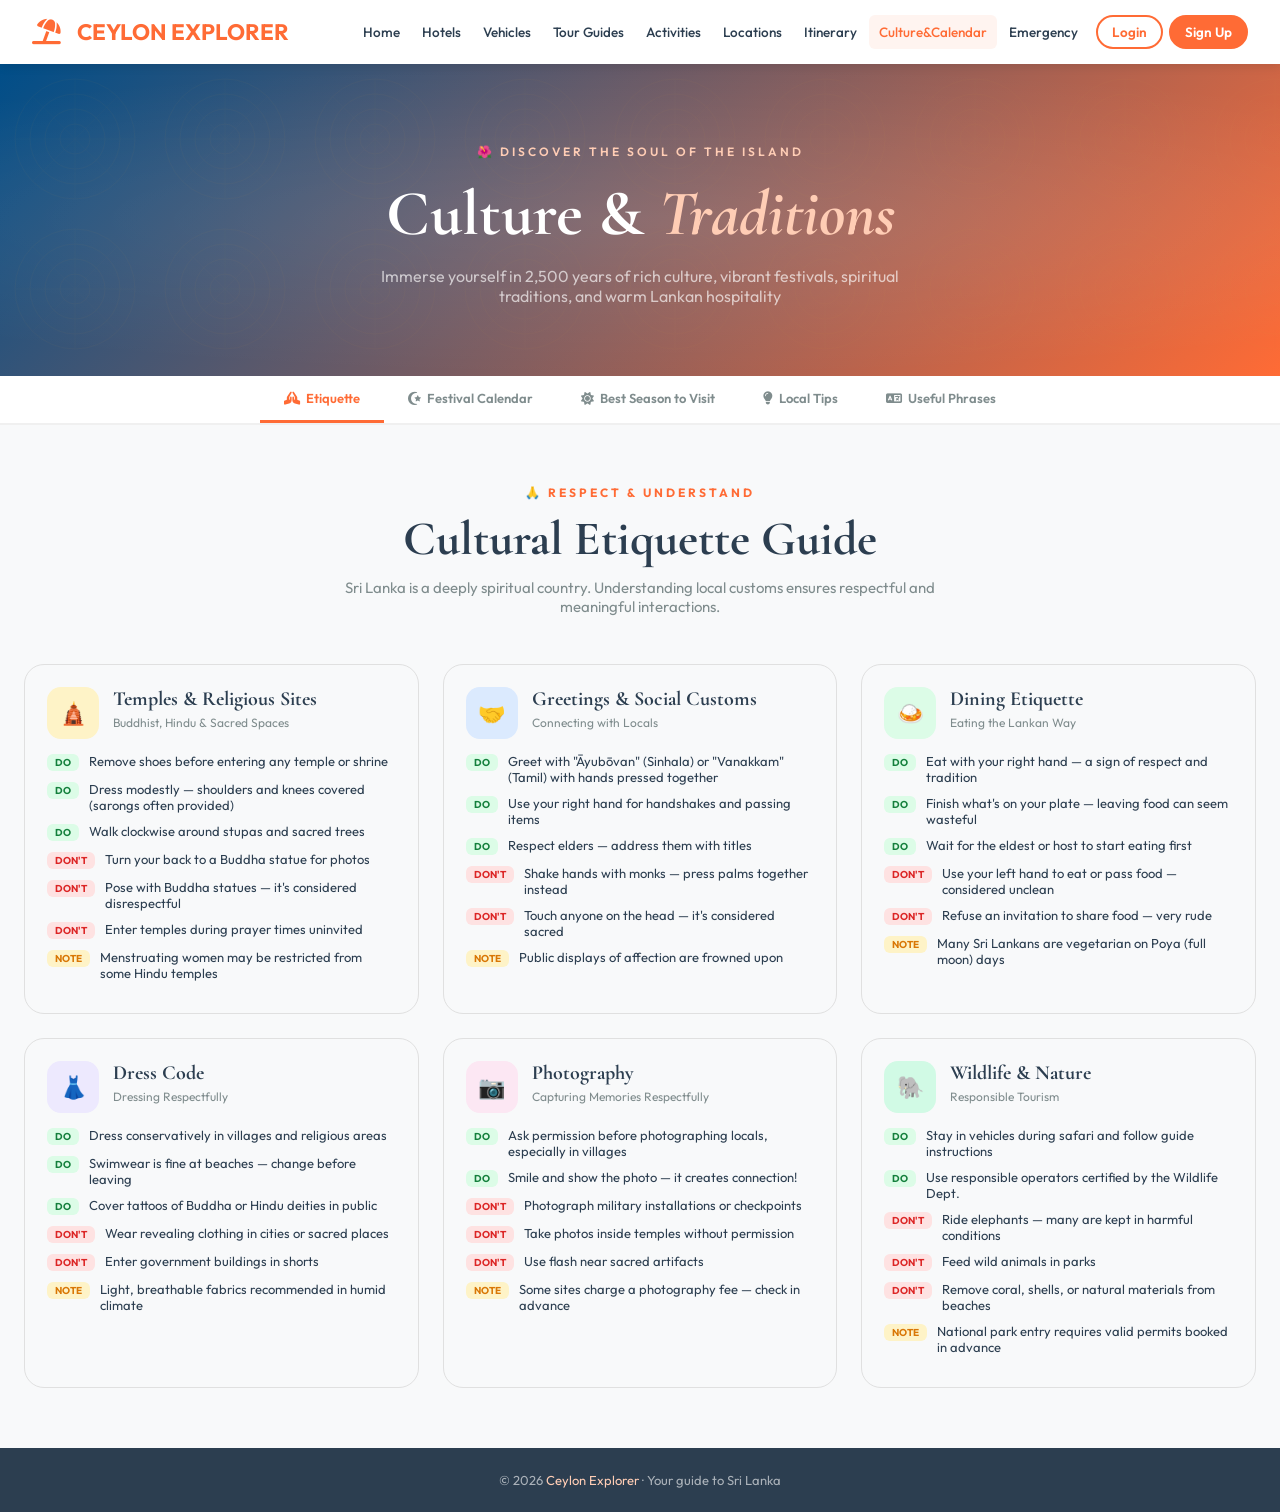
<file: src/main/resources/static/culture.html>
<!DOCTYPE html>
<html lang="en">
<head>
  <meta charset="UTF-8">
  <meta name="viewport" content="width=device-width, initial-scale=1.0">
  <title>Culture & Festivals - Ceylon Explorer</title>
  <link rel="stylesheet" href="https://cdnjs.cloudflare.com/ajax/libs/font-awesome/6.4.0/css/all.min.css">
  <style>
    @import url('https://fonts.googleapis.com/css2?family=Cormorant+Garamond:ital,wght@0,400;0,600;0,700;1,400;1,600&family=Outfit:wght@300;400;500;600;700&display=swap');

    :root {
      --primary-color:#FF6B35;--secondary-color:#004E89;--accent-color:#1A936F;
      --text-dark:#2C3E50;--text-light:#7F8C8D;--bg-light:#F8F9FA;--white:#FFFFFF;
      --gold: #FF6B35; --gold-light: #FFCDB5; --deep: #004E89; --warm: #1A936F;
      --sand: #F8F9FA; --cream: #F8F9FA; --rust: #E74C3C; --teal: #004E89;
      --purple: #1A936F; --text: #2C3E50; --muted: #7F8C8D; --border: #E0E0E0;
      --shadow: 0 8px 40px rgba(0,0,0,0.15);
    }

    * { margin: 0; padding: 0; box-sizing: border-box; }
    body { font-family: 'Outfit', sans-serif; background: var(--bg-light); color: var(--text-dark); }

    /* NAVBAR — overridden entirely by navbar-fix.js */
    .navbar {
      background: #FFFFFF;
      padding: 0;
      position: sticky; top: 0; z-index: 1000;
      box-shadow: 0 2px 10px rgba(0,0,0,0.1);
    }
    .nav-inner { max-width: 1300px; margin: 0 auto; padding: 0 24px; display: flex; align-items: center; justify-content: space-between; }
    .logo { color: #FF6B35; font-size: 22px; font-weight: 700; display: flex; align-items: center; gap: 8px; text-decoration: none; }
    .logo i { color: #FF6B35; }
    .nav-links { display: flex; gap: 4px; align-items: center; flex-wrap: wrap; }
    .nav-links a { color: #2C3E50; text-decoration: none; font-size: 13px; padding: 6px 12px; border-radius: 16px; transition: all 0.2s; }
    .nav-links a:hover { background: rgba(255,107,53,0.08); color: #FF6B35; }
    .nav-links a.active { background: #FF6B35; color: #FFFFFF; font-weight: 700; }

    /* HERO */
    .page-hero {
      background: linear-gradient(135deg, var(--secondary-color) 0%, var(--primary-color) 100%);
      padding: 80px 24px 70px;
      text-align: center;
      position: relative; overflow: hidden;
    }
    .page-hero::before {
      content: '';
      position: absolute; inset: 0;
      background: radial-gradient(ellipse 80% 50% at 50% 50%, rgba(255,255,255,0.1), transparent);
    }
    .mandala-bg {
      position: absolute; inset: 0; opacity: 0.06;
      background-image: url("data:image/svg+xml,%3Csvg xmlns='http://www.w3.org/2000/svg' width='200' height='200' viewBox='0 0 200 200'%3E%3Ccircle cx='100' cy='100' r='80' fill='none' stroke='%23c9933d' stroke-width='1'/%3E%3Ccircle cx='100' cy='100' r='60' fill='none' stroke='%23c9933d' stroke-width='1'/%3E%3Ccircle cx='100' cy='100' r='40' fill='none' stroke='%23c9933d' stroke-width='1'/%3E%3Ccircle cx='100' cy='100' r='20' fill='none' stroke='%23c9933d' stroke-width='1'/%3E%3Cline x1='100' y1='20' x2='100' y2='180' stroke='%23c9933d' stroke-width='0.5'/%3E%3Cline x1='20' y1='100' x2='180' y2='100' stroke='%23c9933d' stroke-width='0.5'/%3E%3Cline x1='43' y1='43' x2='157' y2='157' stroke='%23c9933d' stroke-width='0.5'/%3E%3Cline x1='157' y1='43' x2='43' y2='157' stroke='%23c9933d' stroke-width='0.5'/%3E%3C/svg%3E");
      background-size: 150px;
    }
    .page-hero .subtitle { color: var(--gold-light); font-size: 12px; letter-spacing: 3px; text-transform: uppercase; margin-bottom: 16px; position: relative; font-weight: 600; }
    .page-hero h1 { font-family: 'Cormorant Garamond', serif; color: #fff; font-size: clamp(32px,6vw,64px); font-weight: 700; margin-bottom: 14px; position: relative; }
    .page-hero h1 em { color: var(--gold-light); font-style: italic; }
    .page-hero p { color: rgba(255,255,255,0.65); font-size: 16px; position: relative; max-width: 560px; margin: 0 auto; }

    /* NAV PILLS */
    .nav-pills { background: #FFFFFF; border-bottom: 2px solid #F0F0F0; padding: 0; display: flex; justify-content: center; gap: 0; overflow-x: auto; }
    .pill { padding: 14px 24px; color: #7F8C8D; cursor: pointer; font-size: 13px; font-weight: 600; border-bottom: 3px solid transparent; transition: all 0.2s; white-space: nowrap; background: none; border-left: none; border-right: none; border-top: none; font-family: 'Outfit', sans-serif; display: flex; align-items: center; gap: 6px; }
    .pill:hover { color: #2C3E50; }
    .pill.active { color: #FF6B35; border-bottom-color: #FF6B35; }

    /* SECTIONS */
    .section { display: none; padding: 60px 24px; max-width: 1300px; margin: 0 auto; }
    .section.active { display: block; }
    .section-header { text-align: center; margin-bottom: 48px; }
    .section-header .eyebrow { color: var(--gold); font-size: 12px; font-weight: 700; letter-spacing: 3px; text-transform: uppercase; margin-bottom: 10px; display: block; }
    .section-header h2 { font-family: 'Cormorant Garamond', serif; font-size: clamp(28px,4vw,48px); font-weight: 700; }
    .section-header p { color: var(--muted); font-size: 15px; margin-top: 10px; max-width: 600px; margin-left: auto; margin-right: auto; }

    /* ETIQUETTE CARDS */
    .etiquette-grid { display: grid; grid-template-columns: repeat(auto-fill, minmax(300px,1fr)); gap: 24px; }
    .etiquette-card { background: var(--cream); border: 1px solid var(--border); border-radius: 20px; overflow: hidden; transition: all 0.3s; }
    .etiquette-card:hover { transform: translateY(-4px); box-shadow: var(--shadow); border-color: var(--gold); }
    .eti-header { padding: 22px 22px 14px; display: flex; align-items: flex-start; gap: 14px; }
    .eti-icon { width: 52px; height: 52px; border-radius: 14px; display: flex; align-items: center; justify-content: center; font-size: 22px; flex-shrink: 0; }
    .eti-title { font-family: 'Cormorant Garamond', serif; font-size: 20px; font-weight: 700; margin-bottom: 4px; }
    .eti-subtitle { font-size: 12px; color: var(--muted); }
    .eti-body { padding: 0 22px 22px; }
    .eti-rule { display: flex; gap: 10px; align-items: flex-start; margin-bottom: 10px; font-size: 13px; }
    .eti-rule .badge { flex-shrink: 0; padding: 2px 8px; border-radius: 6px; font-size: 10px; font-weight: 700; margin-top: 1px; }
    .badge-do { background: #dcfce7; color: #15803d; }
    .badge-dont { background: #fee2e2; color: #dc2626; }
    .badge-note { background: #fef3c7; color: #d97706; }

    /* FESTIVAL CALENDAR */
    .months-nav { display: flex; gap: 6px; overflow-x: auto; padding-bottom: 4px; margin-bottom: 28px; }
    .month-btn { flex-shrink: 0; padding: 8px 18px; border-radius: 20px; border: 2px solid var(--border); background: transparent; cursor: pointer; font-size: 13px; font-weight: 600; color: var(--muted); transition: all 0.2s; font-family: 'Outfit', sans-serif; }
    .month-btn.active, .month-btn:hover { background: var(--gold); border-color: var(--gold); color: var(--deep); }

    .festivals-grid { display: grid; grid-template-columns: repeat(auto-fill, minmax(280px,1fr)); gap: 20px; }
    .festival-card { background: #fff; border-radius: 20px; overflow: hidden; border: 1px solid var(--border); transition: all 0.3s; }
    .festival-card:hover { transform: translateY(-3px); box-shadow: var(--shadow); }
    .festival-banner { height: 100px; display: flex; align-items: center; justify-content: center; font-size: 48px; position: relative; overflow: hidden; }
    .festival-details { padding: 18px; }
    .festival-name { font-family: 'Cormorant Garamond', serif; font-size: 20px; font-weight: 700; margin-bottom: 4px; }
    .festival-date { font-size: 12px; color: var(--gold); font-weight: 700; margin-bottom: 8px; display: flex; align-items: center; gap: 5px; }
    .festival-desc { font-size: 13px; color: var(--muted); line-height: 1.6; margin-bottom: 12px; }
    .festival-tags { display: flex; gap: 6px; flex-wrap: wrap; }
    .ftag { padding: 4px 10px; border-radius: 10px; font-size: 11px; font-weight: 600; background: var(--sand); color: var(--muted); }
    .festival-highlight { border: 2px solid var(--gold); }
    .festival-highlight .festival-date { color: var(--rust); }

    /* SEASONS */
    .seasons-grid { display: grid; grid-template-columns: repeat(auto-fill, minmax(260px,1fr)); gap: 24px; margin-bottom: 40px; }
    .season-card { border-radius: 20px; padding: 24px; position: relative; overflow: hidden; }
    .season-card::before { content: attr(data-emoji); position: absolute; right: -10px; top: -10px; font-size: 80px; opacity: 0.15; }
    .season-name { font-family: 'Cormorant Garamond', serif; font-size: 22px; font-weight: 700; margin-bottom: 4px; }
    .season-months { font-size: 12px; font-weight: 700; letter-spacing: 1px; text-transform: uppercase; opacity: 0.7; margin-bottom: 12px; }
    .season-desc { font-size: 13px; line-height: 1.7; opacity: 0.85; margin-bottom: 14px; }
    .season-best { font-size: 12px; }
    .season-best strong { display: block; font-size: 11px; text-transform: uppercase; letter-spacing: 1px; opacity: 0.6; margin-bottom: 5px; }
    .region-tag { display: inline-block; background: rgba(255,255,255,0.3); padding: 3px 9px; border-radius: 8px; font-size: 11px; font-weight: 600; margin: 2px 3px 2px 0; }

    /* LOCAL TIPS */
    .tips-categories { display: flex; gap: 10px; flex-wrap: wrap; margin-bottom: 28px; }
    .tip-cat-btn { padding: 8px 18px; border-radius: 20px; border: 2px solid var(--border); background: #fff; cursor: pointer; font-size: 13px; font-weight: 600; color: var(--muted); transition: all 0.2s; font-family: 'Outfit', sans-serif; display: flex; align-items: center; gap: 6px; }
    .tip-cat-btn.active { background: var(--deep); border-color: var(--deep); color: #fff; }

    .tips-grid { display: grid; grid-template-columns: repeat(auto-fill, minmax(300px,1fr)); gap: 20px; }
    .tip-card { background: #fff; border-radius: 16px; padding: 20px; border: 1px solid var(--border); transition: all 0.25s; }
    .tip-card:hover { border-color: var(--gold); box-shadow: 0 4px 20px rgba(201,147,61,0.12); }
    .tip-card-header { display: flex; align-items: center; gap: 12px; margin-bottom: 12px; }
    .tip-icon { width: 42px; height: 42px; border-radius: 12px; display: flex; align-items: center; justify-content: center; font-size: 18px; flex-shrink: 0; }
    .tip-title { font-weight: 700; font-size: 14px; }
    .tip-cat-label { font-size: 11px; color: var(--muted); }
    .tip-body { font-size: 13px; color: var(--muted); line-height: 1.7; }
    .tip-important { margin-top: 10px; padding: 8px 12px; background: #fffbeb; border-radius: 8px; border-left: 3px solid var(--gold); font-size: 12px; color: var(--warm); }

    /* PHRASES */
    .phrases-grid { display: grid; grid-template-columns: repeat(auto-fill, minmax(280px,1fr)); gap: 16px; }
    .phrase-card { background: #fff; border-radius: 14px; padding: 16px; border: 1px solid var(--border); }
    .phrase-english { font-size: 14px; font-weight: 700; margin-bottom: 8px; display: flex; align-items: center; gap: 8px; }
    .phrase-row { display: flex; gap: 10px; align-items: center; padding: 6px 0; border-bottom: 1px solid #f5f0ea; }
    .phrase-row:last-child { border: none; }
    .phrase-lang { font-size: 11px; font-weight: 700; color: var(--muted); width: 50px; flex-shrink: 0; }
    .phrase-text { font-size: 14px; font-weight: 600; color: var(--text); }
    .phrase-roman { font-size: 11px; color: var(--muted); font-style: italic; }

    /* DIVIDER */
    .ornament-divider { text-align: center; margin: 48px 0 40px; color: var(--gold); font-size: 20px; letter-spacing: 12px; opacity: 0.5; }

    /* FOOTER */
    footer { background: #2C3E50; color: rgba(255,255,255,0.6); text-align: center; padding: 24px; font-size: 13px; }
    footer a { color: #FFCDB5; text-decoration: none; }

    /* Scroll smooth */
    html { scroll-behavior: smooth; }
  </style>
</head>
<body>

<!-- NAVBAR -->
<nav class="navbar">
    <div class="nav-container">
        <a href="index.html" class="logo"><i class="fas fa-umbrella-beach"></i> CEYLON EXPLORER</a>
        
        <ul class="nav-menu" id="navMenu">
            <li><a href="index.html" class="nav-link">Home</a></li>
            <li><a href="hotel-complete.html" class="nav-link">Hotels</a></li>
            <li><a href="vehicle-complete.html" class="nav-link">Vehicles</a></li>
            <li><a href="tourguide-complete.html" class="nav-link">Guides</a></li>
            <li><a href="activity-complete.html" class="nav-link">Activities</a></li>
            <li><a href="itinerary.html" class="nav-link">Itinerary</a></li>
            <li id="navLoginLi"><a href="login-complete.html" class="nav-link nav-login-btn">Login</a></li>
            <li id="navSignupLi"><a href="signup-complete.html" class="nav-link nav-signup-btn">Sign Up</a></li>
            <li id="navUserLi" style="display:none; position:relative;">
                <button class="nav-user-btn" id="userMenuBtn" onclick="toggleUserMenu()">
                    <div class="nav-avatar" id="navUserAvatar">U</div>
                    <span id="navUserName">User</span>
                    <i class="fas fa-chevron-down" style="font-size:10px; margin-left:3px;"></i>
                </button>
                <div class="nav-dropdown" id="userDropdown">
                    <a href="user-dashboard.html" id="dashboardLink"><i class="fas fa-th-large"></i> Dashboard</a>
                    <a href="#" onclick="logoutUser()"><i class="fas fa-sign-out-alt"></i> Logout</a>
                </div>
            </li>
        </ul>
        <div class="hamburger" id="hamburger">
            <span></span><span></span><span></span>
        </div>
    </div>
</nav>

<!-- HERO -->
<div class="page-hero">
  <div class="mandala-bg"></div>
  <div class="subtitle">🌺 Discover the Soul of the Island</div>
  <h1>Culture & <em>Traditions</em></h1>
  <p>Immerse yourself in 2,500 years of rich culture, vibrant festivals, spiritual traditions, and warm Lankan hospitality</p>
</div>

<!-- NAV PILLS -->
<div class="nav-pills">
  <button class="pill active" onclick="showSection('etiquette',this)"><i class="fas fa-hands-praying"></i> Etiquette</button>
  <button class="pill" onclick="showSection('festivals',this)"><i class="fas fa-star-and-crescent"></i> Festival Calendar</button>
  <button class="pill" onclick="showSection('seasons',this)"><i class="fas fa-sun"></i> Best Season to Visit</button>
  <button class="pill" onclick="showSection('tips',this)"><i class="fas fa-lightbulb"></i> Local Tips</button>
  <button class="pill" onclick="showSection('phrases',this)"><i class="fas fa-language"></i> Useful Phrases</button>
</div>

<!-- =================== ETIQUETTE SECTION =================== -->
<div class="section active" id="sec-etiquette">
  <div class="section-header">
    <span class="eyebrow">🙏 Respect & Understand</span>
    <h2>Cultural Etiquette Guide</h2>
    <p>Sri Lanka is a deeply spiritual country. Understanding local customs ensures respectful and meaningful interactions.</p>
  </div>
  <div class="etiquette-grid">
    <div class="etiquette-card">
      <div class="eti-header">
        <div class="eti-icon" style="background:#fef3c7">🛕</div>
        <div><div class="eti-title">Temples & Religious Sites</div><div class="eti-subtitle">Buddhist, Hindu & Sacred Spaces</div></div>
      </div>
      <div class="eti-body">
        <div class="eti-rule"><span class="badge badge-do">DO</span> Remove shoes before entering any temple or shrine</div>
        <div class="eti-rule"><span class="badge badge-do">DO</span> Dress modestly — shoulders and knees covered (sarongs often provided)</div>
        <div class="eti-rule"><span class="badge badge-do">DO</span> Walk clockwise around stupas and sacred trees</div>
        <div class="eti-rule"><span class="badge badge-dont">DON'T</span> Turn your back to a Buddha statue for photos</div>
        <div class="eti-rule"><span class="badge badge-dont">DON'T</span> Pose with Buddha statues — it's considered disrespectful</div>
        <div class="eti-rule"><span class="badge badge-dont">DON'T</span> Enter temples during prayer times uninvited</div>
        <div class="eti-rule"><span class="badge badge-note">NOTE</span> Menstruating women may be restricted from some Hindu temples</div>
      </div>
    </div>
    <div class="etiquette-card">
      <div class="eti-header">
        <div class="eti-icon" style="background:#dbeafe">🤝</div>
        <div><div class="eti-title">Greetings & Social Customs</div><div class="eti-subtitle">Connecting with Locals</div></div>
      </div>
      <div class="eti-body">
        <div class="eti-rule"><span class="badge badge-do">DO</span> Greet with "Āyubōvan" (Sinhala) or "Vanakkam" (Tamil) with hands pressed together</div>
        <div class="eti-rule"><span class="badge badge-do">DO</span> Use your right hand for handshakes and passing items</div>
        <div class="eti-rule"><span class="badge badge-do">DO</span> Respect elders — address them with titles</div>
        <div class="eti-rule"><span class="badge badge-dont">DON'T</span> Shake hands with monks — press palms together instead</div>
        <div class="eti-rule"><span class="badge badge-dont">DON'T</span> Touch anyone on the head — it's considered sacred</div>
        <div class="eti-rule"><span class="badge badge-note">NOTE</span> Public displays of affection are frowned upon</div>
      </div>
    </div>
    <div class="etiquette-card">
      <div class="eti-header">
        <div class="eti-icon" style="background:#dcfce7">🍛</div>
        <div><div class="eti-title">Dining Etiquette</div><div class="eti-subtitle">Eating the Lankan Way</div></div>
      </div>
      <div class="eti-body">
        <div class="eti-rule"><span class="badge badge-do">DO</span> Eat with your right hand — a sign of respect and tradition</div>
        <div class="eti-rule"><span class="badge badge-do">DO</span> Finish what's on your plate — leaving food can seem wasteful</div>
        <div class="eti-rule"><span class="badge badge-do">DO</span> Wait for the eldest or host to start eating first</div>
        <div class="eti-rule"><span class="badge badge-dont">DON'T</span> Use your left hand to eat or pass food — considered unclean</div>
        <div class="eti-rule"><span class="badge badge-dont">DON'T</span> Refuse an invitation to share food — very rude</div>
        <div class="eti-rule"><span class="badge badge-note">NOTE</span> Many Sri Lankans are vegetarian on Poya (full moon) days</div>
      </div>
    </div>
    <div class="etiquette-card">
      <div class="eti-header">
        <div class="eti-icon" style="background:#ede9fe">👗</div>
        <div><div class="eti-title">Dress Code</div><div class="eti-subtitle">Dressing Respectfully</div></div>
      </div>
      <div class="eti-body">
        <div class="eti-rule"><span class="badge badge-do">DO</span> Dress conservatively in villages and religious areas</div>
        <div class="eti-rule"><span class="badge badge-do">DO</span> Swimwear is fine at beaches — change before leaving</div>
        <div class="eti-rule"><span class="badge badge-do">DO</span> Cover tattoos of Buddha or Hindu deities in public</div>
        <div class="eti-rule"><span class="badge badge-dont">DON'T</span> Wear revealing clothing in cities or sacred places</div>
        <div class="eti-rule"><span class="badge badge-dont">DON'T</span> Enter government buildings in shorts</div>
        <div class="eti-rule"><span class="badge badge-note">NOTE</span> Light, breathable fabrics recommended in humid climate</div>
      </div>
    </div>
    <div class="etiquette-card">
      <div class="eti-header">
        <div class="eti-icon" style="background:#fce7f3">📷</div>
        <div><div class="eti-title">Photography</div><div class="eti-subtitle">Capturing Memories Respectfully</div></div>
      </div>
      <div class="eti-body">
        <div class="eti-rule"><span class="badge badge-do">DO</span> Ask permission before photographing locals, especially in villages</div>
        <div class="eti-rule"><span class="badge badge-do">DO</span> Smile and show the photo — it creates connection!</div>
        <div class="eti-rule"><span class="badge badge-dont">DON'T</span> Photograph military installations or checkpoints</div>
        <div class="eti-rule"><span class="badge badge-dont">DON'T</span> Take photos inside temples without permission</div>
        <div class="eti-rule"><span class="badge badge-dont">DON'T</span> Use flash near sacred artifacts</div>
        <div class="eti-rule"><span class="badge badge-note">NOTE</span> Some sites charge a photography fee — check in advance</div>
      </div>
    </div>
    <div class="etiquette-card">
      <div class="eti-header">
        <div class="eti-icon" style="background:#d1fae5">🐘</div>
        <div><div class="eti-title">Wildlife & Nature</div><div class="eti-subtitle">Responsible Tourism</div></div>
      </div>
      <div class="eti-body">
        <div class="eti-rule"><span class="badge badge-do">DO</span> Stay in vehicles during safari and follow guide instructions</div>
        <div class="eti-rule"><span class="badge badge-do">DO</span> Use responsible operators certified by the Wildlife Dept.</div>
        <div class="eti-rule"><span class="badge badge-dont">DON'T</span> Ride elephants — many are kept in harmful conditions</div>
        <div class="eti-rule"><span class="badge badge-dont">DON'T</span> Feed wild animals in parks</div>
        <div class="eti-rule"><span class="badge badge-dont">DON'T</span> Remove coral, shells, or natural materials from beaches</div>
        <div class="eti-rule"><span class="badge badge-note">NOTE</span> National park entry requires valid permits booked in advance</div>
      </div>
    </div>
  </div>
</div>

<!-- =================== FESTIVALS SECTION =================== -->
<div class="section" id="sec-festivals">
  <div class="section-header">
    <span class="eyebrow">🎊 Celebrate with Sri Lanka</span>
    <h2>Festival Calendar 2026</h2>
    <p>Plan your visit around Sri Lanka's spectacular festivals, religious observances, and cultural celebrations</p>
  </div>
  <div class="months-nav">
    <button class="month-btn active" onclick="filterMonth('all',this)">All Year</button>
    <button class="month-btn" onclick="filterMonth('Jan',this)">Jan</button>
    <button class="month-btn" onclick="filterMonth('Feb',this)">Feb</button>
    <button class="month-btn" onclick="filterMonth('Mar',this)">Mar</button>
    <button class="month-btn" onclick="filterMonth('Apr',this)">Apr</button>
    <button class="month-btn" onclick="filterMonth('May',this)">May</button>
    <button class="month-btn" onclick="filterMonth('Jun',this)">Jun</button>
    <button class="month-btn" onclick="filterMonth('Jul',this)">Jul</button>
    <button class="month-btn" onclick="filterMonth('Aug',this)">Aug</button>
    <button class="month-btn" onclick="filterMonth('Sep',this)">Sep</button>
    <button class="month-btn" onclick="filterMonth('Oct',this)">Oct</button>
    <button class="month-btn" onclick="filterMonth('Nov',this)">Nov</button>
    <button class="month-btn" onclick="filterMonth('Dec',this)">Dec</button>
  </div>
  <div class="festivals-grid" id="festivalsGrid"></div>
</div>

<!-- =================== SEASONS SECTION =================== -->
<div class="section" id="sec-seasons">
  <div class="section-header">
    <span class="eyebrow">🌤️ When to Visit</span>
    <h2>Best Season to Visit Sri Lanka</h2>
    <p>Sri Lanka's climate varies by region and time of year. Here's your complete seasonal guide.</p>
  </div>
  <div class="seasons-grid">
    <div class="season-card" data-emoji="☀️" style="background:linear-gradient(135deg,#fef9c3,#fde68a);color:#713f12">
      <div class="season-name">☀️ Dry Season West</div>
      <div class="season-months">December – March</div>
      <div class="season-desc">Peak season for the southwest coast, cultural triangle, and hill country. Clear skies, minimal rain, perfect beach weather. Busiest and most expensive period.</div>
      <div class="season-best"><strong>Best For</strong><span class="region-tag">Galle</span><span class="region-tag">Colombo</span><span class="region-tag">Kandy</span><span class="region-tag">Sigiriya</span><span class="region-tag">Ella</span></div>
    </div>
    <div class="season-card" data-emoji="🌺" style="background:linear-gradient(135deg,#fce7f3,#fbcfe8);color:#831843">
      <div class="season-name">🌺 Shoulder Season</div>
      <div class="season-months">April – May</div>
      <div class="season-desc">Transitional period with warm weather and occasional showers. Prices drop slightly. April hosts New Year celebrations — a wonderful cultural experience.</div>
      <div class="season-best"><strong>Best For</strong><span class="region-tag">Cultural Triangle</span><span class="region-tag">East Coast</span><span class="region-tag">Festivals</span></div>
    </div>
    <div class="season-card" data-emoji="🌊" style="background:linear-gradient(135deg,#dbeafe,#bfdbfe);color:#1e3a5f">
      <div class="season-name">🌊 Dry Season East</div>
      <div class="season-months">May – September</div>
      <div class="season-desc">The east coast comes alive — Trincomalee, Arugam Bay, Batticaloa. Perfect for surfing (Arugam Bay peak: July–Sep), diving, and whale watching in Trinco.</div>
      <div class="season-best"><strong>Best For</strong><span class="region-tag">Arugam Bay</span><span class="region-tag">Trincomalee</span><span class="region-tag">Surfing</span><span class="region-tag">Diving</span></div>
    </div>
    <div class="season-card" data-emoji="🍃" style="background:linear-gradient(135deg,#dcfce7,#bbf7d0);color:#14532d">
      <div class="season-name">🍃 Monsoon Season</div>
      <div class="season-months">June – Nov (SW), Oct–Jan (NE)</div>
      <div class="season-desc">Lush green landscapes, fewer tourists, lower prices. Rain is usually short afternoon bursts. Not suitable for west/south coast beaches during SW monsoon.</div>
      <div class="season-best"><strong>Best For</strong><span class="region-tag">Budget Travel</span><span class="region-tag">Photography</span><span class="region-tag">Ayurveda Retreats</span></div>
    </div>
  </div>

  <div class="ornament-divider">— ✦ —</div>

  <div class="section-header">
    <h2 style="font-size:28px">Month-by-Month Highlights</h2>
  </div>
  <div style="display:grid;grid-template-columns:repeat(auto-fill,minmax(200px,1fr));gap:14px" id="monthHighlights"></div>
</div>

<!-- =================== TIPS SECTION =================== -->
<div class="section" id="sec-tips">
  <div class="section-header">
    <span class="eyebrow">💡 Insider Knowledge</span>
    <h2>Local Tips for Sri Lanka</h2>
    <p>Practical advice from seasoned travelers and locals to make your trip smooth, safe, and unforgettable</p>
  </div>
  <div class="tips-categories">
    <button class="tip-cat-btn active" onclick="filterTips('all',this)">All Tips</button>
    <button class="tip-cat-btn" onclick="filterTips('money',this)">💰 Money</button>
    <button class="tip-cat-btn" onclick="filterTips('transport',this)">🚗 Transport</button>
    <button class="tip-cat-btn" onclick="filterTips('food',this)">🍛 Food</button>
    <button class="tip-cat-btn" onclick="filterTips('safety',this)">🛡️ Safety</button>
    <button class="tip-cat-btn" onclick="filterTips('health',this)">💊 Health</button>
    <button class="tip-cat-btn" onclick="filterTips('culture',this)">🙏 Culture</button>
  </div>
  <div class="tips-grid" id="tipsGrid"></div>
</div>

<!-- =================== PHRASES SECTION =================== -->
<div class="section" id="sec-phrases">
  <div class="section-header">
    <span class="eyebrow">🗣️ Connect with Locals</span>
    <h2>Useful Phrases</h2>
    <p>A few words in Sinhala or Tamil will delight locals and enrich your experience immensely</p>
  </div>
  <div class="phrases-grid" id="phrasesGrid"></div>
</div>

<footer>
  <p>© 2026 <a href="index.html">Ceylon Explorer</a> · Your guide to Sri Lanka</p>
</footer>

<script>
  // =================== FESTIVALS DATA ===================
  const festivals = [
    { name: "Thai Pongal", month: "Jan", date: "January 15", emoji: "🌾", color: "#fef3c7", desc: "Tamil harvest festival giving thanks to the Sun God. Colorful kolam drawings, sugarcane, and sweet pongal rice.", tags: ["Hindu", "Tamil", "Cultural"], highlight: false, location: "North, East, Nationwide" },
    { name: "Independence Day", month: "Feb", date: "February 4", emoji: "🇱🇰", color: "#dbeafe", desc: "National holiday celebrating independence from British rule in 1948. Grand military parade in Colombo with cultural performances.", tags: ["National", "Public Holiday"], highlight: true, location: "Colombo" },
    { name: "Maha Sivarathri", month: "Feb", date: "February (varies)", emoji: "🕉️", color: "#ede9fe", desc: "Hindu festival dedicated to Lord Shiva. All-night vigils, fasting, and prayers at Shiva temples across the island.", tags: ["Hindu", "Religious"], highlight: false, location: "North, East" },
    { name: "Vesak Poya", month: "May", date: "May 12 (Full Moon)", emoji: "🪔", color: "#dcfce7", desc: "Most sacred Buddhist festival celebrating Buddha's birth, enlightenment, and death. Stunning lantern displays and free food stalls (dansalas) nationwide.", tags: ["Buddhist", "Public Holiday", "★ Top Festival"], highlight: true, location: "Nationwide" },
    { name: "Sinhala & Tamil New Year", month: "Apr", date: "April 13–14", emoji: "🎊", color: "#fce7f3", desc: "The most widely celebrated festival. Traditional rituals, oil baths, games, sweets, and auspicious times observed strictly. Streets come alive!", tags: ["Cultural", "Public Holiday", "★ Top Festival"], highlight: true, location: "Nationwide" },
    { name: "Poson Poya", month: "Jun", date: "June Full Moon", emoji: "🏔️", color: "#d1fae5", desc: "Celebrates the introduction of Buddhism to Sri Lanka. Mihintale, the sacred hill where it happened, draws huge pilgrimages.", tags: ["Buddhist", "Pilgrimage"], highlight: false, location: "Mihintale, Anuradhapura" },
    { name: "Esala Perahera", month: "Jul", date: "July–August (10 days)", emoji: "🐘", color: "#fef9c3", desc: "The grandest procession in Asia — 100 adorned elephants, fire dancers, drummers, and whip crackers parade through Kandy for 10 nights.", tags: ["Buddhist", "★ Top Festival", "Cultural"], highlight: true, location: "Kandy" },
    { name: "Kataragama Festival", month: "Jul", date: "July–August", emoji: "🔥", color: "#fee2e2", desc: "Multi-religious festival at the sacred Kataragama shrine. Kavadi dancers, fire-walking, and body piercings as acts of devotion.", tags: ["Hindu", "Buddhist", "Religious"], highlight: false, location: "Kataragama" },
    { name: "Navam Perahera", month: "Feb", date: "February Full Moon", emoji: "🎺", color: "#fce7f3", desc: "Vibrant Colombo procession featuring 50+ elephants, dancers, and drummers from Gangaramaya Temple around Beira Lake.", tags: ["Buddhist", "Cultural"], highlight: false, location: "Colombo" },
    { name: "Deepavali", month: "Oct", date: "October/November (varies)", emoji: "💡", color: "#fef3c7", desc: "Festival of Lights. Tamil Hindus celebrate with oil lamps, fireworks, sweets, and prayers to Lakshmi. Beautiful in Jaffna.", tags: ["Hindu", "Cultural", "Public Holiday"], highlight: true, location: "Jaffna, Colombo, Nationwide" },
    { name: "Eid al-Fitr", month: "Apr", date: "End of Ramadan (varies)", emoji: "🌙", color: "#dbeafe", desc: "Muslim community celebrates end of Ramadan with prayers, feasting, and family gatherings. Special biryani and sweets.", tags: ["Islamic", "Public Holiday"], highlight: false, location: "Beruwala, Colombo, East" },
    { name: "Christmas", month: "Dec", date: "December 25", emoji: "🎄", color: "#dcfce7", desc: "Celebrated by Sri Lanka's Christian community and beyond. Midnight masses, carol singing, and festive decorations in Negombo and Colombo.", tags: ["Christian", "Public Holiday"], highlight: false, location: "Negombo, Colombo" },
    { name: "Duruthu Perahera", month: "Jan", date: "January Full Moon", emoji: "🥁", color: "#fef9c3", desc: "One of Sri Lanka's oldest Buddhist processions at Kelaniya Raja Maha Vihara. Marks Buddha's legendary visit to Sri Lanka.", tags: ["Buddhist", "Cultural"], highlight: false, location: "Kelaniya" },
    { name: "Unduwap Poya", month: "Dec", date: "December Full Moon", emoji: "🌿", color: "#d1fae5", desc: "Celebrates the arrival of the sacred Bodhi tree cutting to Sri Lanka by Sangamitta Thero. Pilgrims visit Anuradhapura.", tags: ["Buddhist", "Pilgrimage"], highlight: false, location: "Anuradhapura" },
  ];

  function renderFestivals(monthFilter) {
    const filtered = monthFilter === 'all' ? festivals : festivals.filter(f => f.month === monthFilter);
    const grid = document.getElementById('festivalsGrid');
    grid.innerHTML = filtered.map(f => `
        <div class="festival-card ${f.highlight?'festival-highlight':''}">
            <div class="festival-banner" style="background:${f.color}">${f.emoji}</div>
            <div class="festival-details">
                ${f.highlight ? '<div style="font-size:11px;font-weight:700;color:#d97706;margin-bottom:4px">⭐ MUST EXPERIENCE</div>' : ''}
                <div class="festival-name">${f.name}</div>
                <div class="festival-date"><i class="fas fa-calendar"></i> ${f.date} · 📍 ${f.location}</div>
                <div class="festival-desc">${f.desc}</div>
                <div class="festival-tags">${f.tags.map(t=>`<span class="ftag">${t}</span>`).join('')}</div>
            </div>
        </div>
    `).join('');
    if (filtered.length === 0) grid.innerHTML = '<div style="text-align:center;padding:40px;color:var(--muted)">No festivals this month.</div>';
  }

  function filterMonth(m, btn) {
    document.querySelectorAll('.month-btn').forEach(b=>b.classList.remove('active'));
    btn.classList.add('active');
    renderFestivals(m);
  }

  // =================== MONTH HIGHLIGHTS ===================
  const monthHighlights = [
    { m:'Jan', icon:'🐘', note:'Duruthu Perahera, dry weather, great for surfing at Arugam' },
    { m:'Feb', icon:'🎺', note:'Independence Day, Navam Perahera, Colombo buzz' },
    { m:'Mar', icon:'🏖️', note:'Last of the dry season on west coast, prime beaches' },
    { m:'Apr', icon:'🎊', note:'★ Sinhala & Tamil New Year — do not miss!' },
    { m:'May', icon:'🪔', note:'★ Vesak — most magical time, lanterns everywhere' },
    { m:'Jun', icon:'🏔️', note:'Poson Poya, east coast opens up for the season' },
    { m:'Jul', icon:'🐘', note:'★ Esala Perahera begins — book Kandy hotels early!' },
    { m:'Aug', icon:'🔥', note:'Perahera peak, Kataragama festival, east coast best' },
    { m:'Sep', icon:'🏄', note:'Arugam Bay surf peak, fewer crowds in central SL' },
    { m:'Oct', icon:'💡', note:'Deepavali, transitional rains, good wildlife sightings' },
    { m:'Nov', icon:'🌿', note:'Northeast coast opening, Colombo literary festival' },
    { m:'Dec', icon:'🎄', note:'Christmas, peak season begins, Unduwap Poya, New Year crowd' },
  ];

  function renderMonthHighlights() {
    document.getElementById('monthHighlights').innerHTML = monthHighlights.map(m => `
        <div style="background:#fff;border:1px solid var(--border);border-radius:14px;padding:16px;cursor:pointer;transition:all 0.2s;" onmouseover="this.style.borderColor='var(--gold)'" onmouseout="this.style.borderColor='var(--border)'">
            <div style="font-size:28px;margin-bottom:8px">${m.icon}</div>
            <div style="font-family:'Cormorant Garamond',serif;font-size:18px;font-weight:700;margin-bottom:6px">${m.m}</div>
            <div style="font-size:12px;color:var(--muted);line-height:1.6">${m.note}</div>
        </div>
    `).join('');
  }

  // =================== TIPS DATA ===================
  const tips = [
    { cat:'money', icon:'💵', bg:'#dcfce7', title:'Currency & Exchange', sub:'Money Matters', body:"Always exchange at licensed banks or official exchange counters. Licensed money changers in Colombo offer competitive rates. ATMs widespread in cities. Credit cards accepted at most tourist establishments.", important:"Notify your bank before traveling to avoid card blocks" },
    { cat:'money', icon:'🛒', bg:'#fef3c7', title:'Bargaining Tips', sub:'Shopping Smart', body:"Bargaining is expected at markets and tuk-tuk rides but not in shops with fixed prices. Start at 50–60% of asking price. Always smile and be friendly — it's part of the fun!", important:"Never bargain aggressively or walk away rudely" },
    { cat:'transport', icon:'🛺', bg:'#fce7f3', title:'Tuk-Tuk Wisdom', sub:'Getting Around', body:"Always agree on the fare before getting in, or insist on using the meter. App-based tuk-tuks (PickMe, Uber) are safest and most transparent. Great for short distances in cities.", important:"Use PickMe app for reliable pricing in Colombo" },
    { cat:'transport', icon:'🚂', bg:'#dbeafe', title:'Scenic Train Rides', sub:'Must-Do Experience', body:"The Ella to Kandy train through tea country is one of the world's most beautiful rail journeys. Book 2nd class (observation) seats in advance — they sell out fast!", important:"Book at Fort Station Colombo 2–3 weeks in advance for peak season" },
    { cat:'food', icon:'🌶️', bg:'#fee2e2', title:'Spice Warning!', sub:'Food & Dining', body:"Sri Lankan food is genuinely spicy! Always specify 'little spicy' (tikka kama) when ordering. String hoppers, kottu roti, and rice & curry are must-tries. Avoid raw salads at budget places.", important:"Carry basic stomach medication as a precaution" },
    { cat:'food', icon:'💧', bg:'#dbeafe', title:'Water Safety', sub:'Health & Hydration', body:"Drink only bottled or purified water. Ice in budget restaurants may not be safe. Coconut water (fresh king coconuts) is safe, cheap, and delicious — drink it fresh from the vendor.", important:"Hydrate well — Sri Lanka is very hot and humid" },
    { cat:'safety', icon:'🏊', bg:'#bfdbfe', title:'Beach Safety', sub:'Swim Smart', body:"Never swim at beaches without lifeguards present. Many beaches have dangerous currents. Swim between the flags if present. Unawatuna, Mirissa, Bentota beaches are generally safer.", important:"27+ tourists drown in Sri Lanka annually — take currents seriously" },
    { cat:'safety', icon:'📱', bg:'#d1fae5', title:'Emergency Contacts', sub:'Stay Safe', body:"Save key numbers: Police 119, Ambulance 1990, Fire 110, Tourist Police +94 11 242 1052. Share your itinerary with someone at home. Keep copies of passport and insurance.", important:"Tourist Police are very helpful — don't hesitate to call them" },
    { cat:'health', icon:'🦟', bg:'#fef3c7', title:'Mosquito Protection', sub:'Health Precautions', body:"Use DEET-based repellent, especially in low-lying areas and after sunset. Dengue fever is present year-round. Long sleeves at dawn/dusk help. Check if malaria prophylaxis is needed for your itinerary.", important:"Seek medical attention immediately for any fever within 2 weeks of travel" },
    { cat:'health', icon:'☀️', bg:'#fee2e2', title:'Sun Protection', sub:'Beat the Heat', body:"The Sri Lankan sun is intense — SPF 50+ sunscreen essential. Heat exhaustion is common for visitors. Take midday breaks, stay hydrated, and wear a hat. UV is strongest 11am–3pm.", important:"A light scarf is also useful for temple visits and sun protection" },
    { cat:'culture', icon:'🤫', bg:'#ede9fe', title:'Poya Days', sub:'Religious Observance', body:"On Poya (full moon) days, alcohol sales are prohibited nationwide and many restaurants won't serve it. Most locals fast or eat vegetarian. Many shops close. Plan around Poya days.", important:"Check Poya dates before planning beach days requiring alcohol" },
    { cat:'culture', icon:'🐕', bg:'#fce7f3', title:'Stray Dogs', sub:'Animal Awareness', body:"Stray dogs are very common everywhere. Most are harmless but don't provoke them. Avoid feeding strays. If bitten, seek immediate medical attention — rabies vaccination may be needed.", important:"Consider rabies pre-exposure vaccination if you'll be in rural areas" },
    { cat:'money', icon:'🏷️', bg:'#fef3c7', title:'Tipping Culture', sub:'Gratuities', body:"Tipping is appreciated but not mandatory. Hotel staff: Rs 50–100/bag. Restaurant: 10% if not already included. Tour guides: $5–10/day. Tuk-tuks: round up to nearest 50.", important:"Check if a service charge is already included in the bill" },
    { cat:'transport', icon:'🛣️', bg:'#dcfce7', title:'Road Safety', sub:'Driving Tips', body:"Traffic is chaotic by Western standards. Lanes are often suggestions. Driving on the left. Hiring a driver is far safer and relatively affordable (~$60–75/day for van + driver).", important:"International driving permit required if self-driving" },
  ];

  function renderTips(cat) {
    const filtered = cat === 'all' ? tips : tips.filter(t=>t.cat===cat);
    document.getElementById('tipsGrid').innerHTML = filtered.map(t=>`
        <div class="tip-card">
            <div class="tip-card-header">
                <div class="tip-icon" style="background:${t.bg}">${t.icon}</div>
                <div><div class="tip-title">${t.title}</div><div class="tip-cat-label">${t.sub}</div></div>
            </div>
            <div class="tip-body">${t.body}</div>
            ${t.important ? `<div class="tip-important">⚠️ ${t.important}</div>` : ''}
        </div>
    `).join('');
  }

  function filterTips(cat, btn) {
    document.querySelectorAll('.tip-cat-btn').forEach(b=>b.classList.remove('active'));
    btn.classList.add('active');
    renderTips(cat);
  }

  // =================== PHRASES DATA ===================
  const phrases = [
    { english: "Hello / Welcome", emoji: "👋", translations: [ { lang:"Sinhala", text:"ආයුබෝවන්", roman:"Āyubōvan" }, { lang:"Tamil", text:"வணக்கம்", roman:"Vanakkam" } ] },
    { english: "Thank You", emoji: "🙏", translations: [ { lang:"Sinhala", text:"ස්තුතියි", roman:"Sthutiyi" }, { lang:"Tamil", text:"நன்றி", roman:"Nandri" } ] },
    { english: "How much?", emoji: "💰", translations: [ { lang:"Sinhala", text:"කීයද?", roman:"Kīyada?" }, { lang:"Tamil", text:"எவ்வளவு?", roman:"Evvalavu?" } ] },
    { english: "Very tasty!", emoji: "😋", translations: [ { lang:"Sinhala", text:"ගොඩක් රසයි!", roman:"Godak rasayi!" }, { lang:"Tamil", text:"மிகவும் சுவையாக!", roman:"Migavum suvaiyāga!" } ] },
    { english: "Where is...?", emoji: "📍", translations: [ { lang:"Sinhala", text:"...කොහෙද?", roman:"...kohedha?" }, { lang:"Tamil", text:"...எங்கே?", roman:"...enge?" } ] },
    { english: "Beautiful!", emoji: "✨", translations: [ { lang:"Sinhala", text:"ලස්සනයි!", roman:"Lassanayi!" }, { lang:"Tamil", text:"அழகு!", roman:"Azagu!" } ] },
    { english: "Help me!", emoji: "🆘", translations: [ { lang:"Sinhala", text:"මට උදව් කරන්න!", roman:"Mata udav karanna!" }, { lang:"Tamil", text:"உதவுங்கள்!", roman:"Udhavungal!" } ] },
    { english: "Good morning", emoji: "🌅", translations: [ { lang:"Sinhala", text:"සුභ උදෑසනක්", roman:"Subha udaesanak" }, { lang:"Tamil", text:"காலை வணக்கம்", roman:"Kālai vanakkam" } ] },
    { english: "Spicy / Not spicy", emoji: "🌶️", translations: [ { lang:"Sinhala", text:"ඒය / ඒ නෑ", roman:"Tikkama / tikka nǣ" }, { lang:"Tamil", text:"கார / கார இல்லை", roman:"Kāram / kāram illai" } ] },
    { english: "Goodbye", emoji: "👋", translations: [ { lang:"Sinhala", text:"ගිහිල්ල එනවා", roman:"Gihilla enawā" }, { lang:"Tamil", text:"போய் வருகிறேன்", roman:"Pōy varugirēn" } ] },
    { english: "I love Sri Lanka!", emoji: "❤️", translations: [ { lang:"Sinhala", text:"මට ශ්‍රී ලංකාව ආදරෙයි!", roman:"Mata Shrī Lankāwa ādareyi!" }, { lang:"Tamil", text:"இலங்கையை நேசிக்கிறேன்!", roman:"Ilangaiyai nēcikkirēn!" } ] },
    { english: "Police / Hospital", emoji: "🚨", translations: [ { lang:"Sinhala", text:"පොලිසිය / රෝහල", roman:"Polisiya / Rōhala" }, { lang:"Tamil", text:"காவல்துறை / மருத்துவமனை", roman:"Kāvalturai / Maruththuvam" } ] },
  ];

  function renderPhrases() {
    document.getElementById('phrasesGrid').innerHTML = phrases.map(p=>`
        <div class="phrase-card">
            <div class="phrase-english">${p.emoji} ${p.english}</div>
            ${p.translations.map(t=>`
                <div class="phrase-row">
                    <div class="phrase-lang">${t.lang}</div>
                    <div style="flex:1">
                        <div class="phrase-text">${t.text}</div>
                        <div class="phrase-roman">${t.roman}</div>
                    </div>
                </div>
            `).join('')}
        </div>
    `).join('');
  }

  // =================== SECTION SWITCHER ===================
  function showSection(id, btn) {
    document.querySelectorAll('.section').forEach(s=>s.classList.remove('active'));
    document.querySelectorAll('.pill').forEach(b=>b.classList.remove('active'));
    document.getElementById('sec-'+id).classList.add('active');
    btn.classList.add('active');
    window.scrollTo({top:document.querySelector('.nav-pills').offsetTop - 10, behavior:'smooth'});
  }

  // =================== INIT ===================
  renderFestivals('all');
  renderMonthHighlights();
  renderTips('all');
  renderPhrases();
</script>

<script src="ceylon-data.js"></script>
<script src="ceylon-loader.js"></script>
<script src="script.js"></script>
<script src="navbar-fix.js"></script>
</body>
</html>
</file>
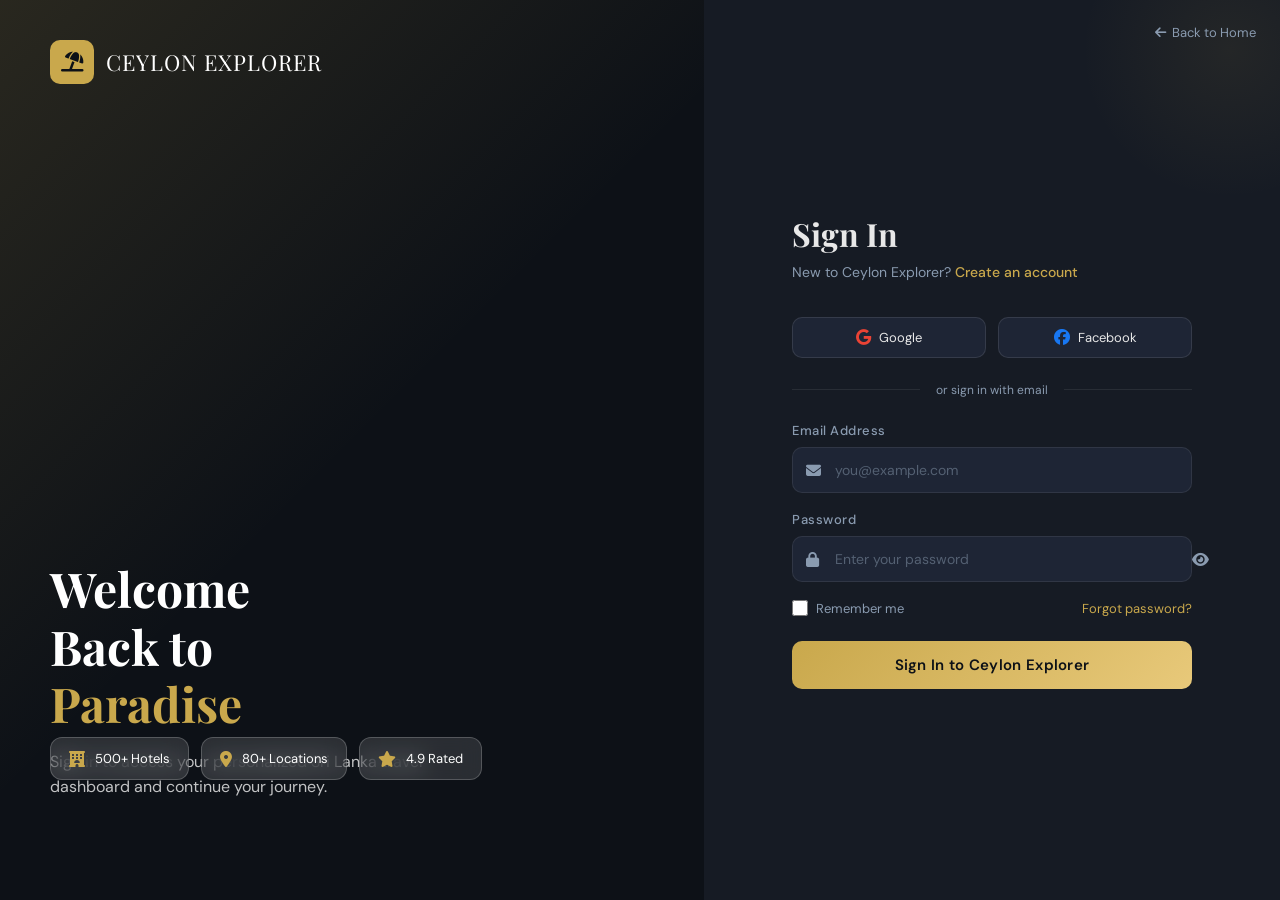
<file: src/main/resources/static/login-complete.html>
<!DOCTYPE html>
<html lang="en">
<head>
    <meta charset="UTF-8">
    <meta name="viewport" content="width=device-width, initial-scale=1.0">
    <title>Login - Ceylon Explorer</title>
    <link rel="stylesheet" href="https://cdnjs.cloudflare.com/ajax/libs/font-awesome/6.4.0/css/all.min.css">
    <link href="https://fonts.googleapis.com/css2?family=Playfair+Display:wght@400;700&family=DM+Sans:wght@300;400;500;600&display=swap" rel="stylesheet">
    <style>
        *, *::before, *::after { box-sizing: border-box; margin: 0; padding: 0; }

        :root {
            --gold: #C9A84C;
            --gold-light: #E8C97A;
            --dark: #0D1117;
            --dark-2: #161B24;
            --dark-3: #1E2535;
            --text: #E8E8E8;
            --text-muted: #8A9BB0;
            --green: #2ECC71;
            --red: #E74C3C;
        }

        body {
            font-family: 'DM Sans', sans-serif;
            background: var(--dark);
            min-height: 100vh;
            display: flex;
            overflow: hidden;
        }

        /* Left Panel */
        .left-panel {
            width: 55%;
            position: relative;
            overflow: hidden;
        }

        .left-panel::before {
            content: '';
            position: absolute;
            inset: 0;
            background:
                    linear-gradient(135deg, rgba(201,168,76,0.15) 0%, transparent 50%),
                    linear-gradient(to bottom, rgba(13,17,23,0.3) 0%, rgba(13,17,23,0.85) 100%);
            z-index: 1;
        }

        .left-bg {
            position: absolute;
            inset: 0;
            background-image: url('https://images.unsplash.com/photo-1552465011-b4e21bf6e79a?w=900&q=80');
            background-size: cover;
            background-position: center;
            transform: scale(1.05);
            animation: subtleZoom 20s ease-in-out infinite alternate;
        }

        @keyframes subtleZoom {
            from { transform: scale(1.05); }
            to { transform: scale(1.12); }
        }

        .left-content {
            position: relative;
            z-index: 2;
            height: 100%;
            display: flex;
            flex-direction: column;
            justify-content: space-between;
            padding: 40px 50px;
        }

        .brand {
            display: flex;
            align-items: center;
            gap: 12px;
            text-decoration: none;
        }

        .brand-icon {
            width: 44px;
            height: 44px;
            background: var(--gold);
            border-radius: 10px;
            display: flex;
            align-items: center;
            justify-content: center;
            font-size: 20px;
            color: var(--dark);
        }

        .brand-name {
            font-family: 'Playfair Display', serif;
            font-size: 22px;
            color: #fff;
            letter-spacing: 1px;
        }

        .left-tagline {
            padding-bottom: 60px;
        }

        .left-tagline h1 {
            font-family: 'Playfair Display', serif;
            font-size: 48px;
            color: #fff;
            line-height: 1.2;
            margin-bottom: 16px;
        }

        .left-tagline h1 span {
            color: var(--gold);
        }

        .left-tagline p {
            color: rgba(255,255,255,0.75);
            font-size: 16px;
            line-height: 1.6;
            max-width: 380px;
        }

        .floating-cards {
            position: absolute;
            bottom: 120px;
            left: 50px;
            display: flex;
            gap: 12px;
        }

        .mini-card {
            background: rgba(255,255,255,0.12);
            backdrop-filter: blur(12px);
            border: 1px solid rgba(255,255,255,0.2);
            border-radius: 12px;
            padding: 12px 18px;
            display: flex;
            align-items: center;
            gap: 10px;
            color: #fff;
            font-size: 13px;
            animation: floatUp 3s ease-in-out infinite;
        }

        .mini-card:nth-child(2) { animation-delay: 1s; }
        .mini-card:nth-child(3) { animation-delay: 2s; }

        @keyframes floatUp {
            0%, 100% { transform: translateY(0); }
            50% { transform: translateY(-6px); }
        }

        .mini-card i { color: var(--gold); font-size: 16px; }

        /* Right Panel */
        .right-panel {
            width: 45%;
            background: var(--dark-2);
            display: flex;
            align-items: center;
            justify-content: center;
            padding: 40px;
            position: relative;
            overflow-y: auto;
        }

        .right-panel::before {
            content: '';
            position: absolute;
            top: -100px;
            right: -100px;
            width: 300px;
            height: 300px;
            background: radial-gradient(circle, rgba(201,168,76,0.08) 0%, transparent 70%);
            pointer-events: none;
        }

        .form-container {
            width: 100%;
            max-width: 400px;
        }

        .form-header {
            margin-bottom: 36px;
        }

        .form-header h2 {
            font-family: 'Playfair Display', serif;
            font-size: 32px;
            color: var(--text);
            margin-bottom: 8px;
        }

        .form-header p {
            color: var(--text-muted);
            font-size: 14px;
        }

        .form-header p a {
            color: var(--gold);
            text-decoration: none;
            font-weight: 500;
        }

        .form-header p a:hover { text-decoration: underline; }

        .divider {
            display: flex;
            align-items: center;
            gap: 16px;
            margin: 24px 0;
        }

        .divider::before, .divider::after {
            content: '';
            flex: 1;
            height: 1px;
            background: rgba(255,255,255,0.08);
        }

        .divider span {
            color: var(--text-muted);
            font-size: 12px;
            white-space: nowrap;
        }

        .social-login {
            display: grid;
            grid-template-columns: 1fr 1fr;
            gap: 12px;
            margin-bottom: 24px;
        }

        .social-btn {
            display: flex;
            align-items: center;
            justify-content: center;
            gap: 8px;
            padding: 11px;
            border: 1px solid rgba(255,255,255,0.1);
            border-radius: 10px;
            background: var(--dark-3);
            color: var(--text);
            font-size: 13px;
            font-family: 'DM Sans', sans-serif;
            cursor: pointer;
            transition: all 0.2s;
        }

        .social-btn:hover {
            border-color: var(--gold);
            background: rgba(201,168,76,0.08);
        }

        .social-btn i { font-size: 16px; }
        .social-btn .fa-google { color: #EA4335; }
        .social-btn .fa-facebook { color: #1877F2; }

        .form-group {
            margin-bottom: 18px;
        }

        .form-group label {
            display: block;
            font-size: 13px;
            font-weight: 500;
            color: var(--text-muted);
            margin-bottom: 8px;
            letter-spacing: 0.5px;
        }

        .input-wrap {
            position: relative;
        }

        .input-wrap i {
            position: absolute;
            left: 14px;
            top: 50%;
            transform: translateY(-50%);
            color: var(--text-muted);
            font-size: 15px;
            pointer-events: none;
            transition: color 0.2s;
        }

        .input-wrap input {
            width: 100%;
            padding: 13px 14px 13px 42px;
            background: var(--dark-3);
            border: 1px solid rgba(255,255,255,0.08);
            border-radius: 10px;
            color: var(--text);
            font-size: 14px;
            font-family: 'DM Sans', sans-serif;
            outline: none;
            transition: all 0.2s;
        }

        .input-wrap input::placeholder { color: rgba(138,155,176,0.5); }

        .input-wrap input:focus {
            border-color: var(--gold);
            background: rgba(201,168,76,0.04);
        }

        .input-wrap input:focus + i,
        .input-wrap i:has(+ input:focus) { color: var(--gold); }
        .input-wrap:focus-within i { color: var(--gold); }

        .toggle-password {
            position: absolute;
            right: 14px;
            top: 50%;
            transform: translateY(-50%);
            background: none;
            border: none;
            color: var(--text-muted);
            cursor: pointer;
            font-size: 15px;
            padding: 0;
            pointer-events: all;
            transition: color 0.2s;
        }

        .toggle-password:hover { color: var(--gold); }

        .form-options {
            display: flex;
            align-items: center;
            justify-content: space-between;
            margin-bottom: 24px;
        }

        .remember-me {
            display: flex;
            align-items: center;
            gap: 8px;
            cursor: pointer;
        }

        .remember-me input[type="checkbox"] {
            width: 16px;
            height: 16px;
            accent-color: var(--gold);
            cursor: pointer;
        }

        .remember-me span {
            font-size: 13px;
            color: var(--text-muted);
        }

        .forgot-link {
            font-size: 13px;
            color: var(--gold);
            text-decoration: none;
        }

        .forgot-link:hover { text-decoration: underline; }

        .btn-login {
            width: 100%;
            padding: 14px;
            background: linear-gradient(135deg, var(--gold) 0%, var(--gold-light) 100%);
            border: none;
            border-radius: 10px;
            color: var(--dark);
            font-size: 15px;
            font-weight: 600;
            font-family: 'DM Sans', sans-serif;
            cursor: pointer;
            transition: all 0.3s;
            position: relative;
            overflow: hidden;
            letter-spacing: 0.3px;
        }

        .btn-login::before {
            content: '';
            position: absolute;
            top: 0; left: -100%;
            width: 100%; height: 100%;
            background: linear-gradient(90deg, transparent, rgba(255,255,255,0.2), transparent);
            transition: left 0.5s;
        }

        .btn-login:hover::before { left: 100%; }
        .btn-login:hover { transform: translateY(-1px); box-shadow: 0 8px 24px rgba(201,168,76,0.35); }
        .btn-login:active { transform: translateY(0); }

        .toast {
            position: fixed;
            top: 24px;
            right: 24px;
            padding: 14px 20px;
            border-radius: 10px;
            font-size: 14px;
            font-weight: 500;
            display: flex;
            align-items: center;
            gap: 10px;
            transform: translateX(120%);
            transition: transform 0.3s ease;
            z-index: 9999;
            max-width: 320px;
        }

        .toast.show { transform: translateX(0); }
        .toast.success { background: #1a3a2a; color: var(--green); border: 1px solid rgba(46,204,113,0.3); }
        .toast.error { background: #3a1a1a; color: var(--red); border: 1px solid rgba(231,76,60,0.3); }

        .back-home {
            position: absolute;
            top: 24px;
            right: 24px;
            display: flex;
            align-items: center;
            gap: 6px;
            color: var(--text-muted);
            text-decoration: none;
            font-size: 13px;
            transition: color 0.2s;
        }

        .back-home:hover { color: var(--gold); }

        @media (max-width: 768px) {
            .left-panel { display: none; }
            .right-panel { width: 100%; }
        }
    </style>
</head>
<body>

<div class="toast" id="toast">
    <i class="fas fa-check-circle"></i>
    <span id="toastMsg"></span>
</div>

<!-- Left Visual Panel -->
<div class="left-panel">
    <div class="left-bg"></div>
    <div class="left-content">
        <a href="index.html" class="brand">
            <div class="brand-icon"><i class="fas fa-umbrella-beach"></i></div>
            <span class="brand-name">CEYLON EXPLORER</span>
        </a>

        <div class="floating-cards">
            <div class="mini-card"><i class="fas fa-hotel"></i> 500+ Hotels</div>
            <div class="mini-card"><i class="fas fa-map-marker-alt"></i> 80+ Locations</div>
            <div class="mini-card"><i class="fas fa-star"></i> 4.9 Rated</div>
        </div>

        <div class="left-tagline">
            <h1>Welcome<br>Back to<br><span>Paradise</span></h1>
            <p>Sign in to access your personalized Sri Lanka travel dashboard and continue your journey.</p>
        </div>
    </div>
</div>

<!-- Right Form Panel -->
<div class="right-panel">
    <a href="index.html" class="back-home"><i class="fas fa-arrow-left"></i> Back to Home</a>

    <div class="form-container">
        <div class="form-header">
            <h2>Sign In</h2>
            <p>New to Ceylon Explorer? <a href="signup-complete.html">Create an account</a></p>
        </div>

        <div class="social-login">
            <button class="social-btn" onclick="socialLogin('Google')">
                <i class="fab fa-google"></i> Google
            </button>
            <button class="social-btn" onclick="socialLogin('Facebook')">
                <i class="fab fa-facebook"></i> Facebook
            </button>
        </div>

        <div class="divider"><span>or sign in with email</span></div>

        <form id="loginForm" onsubmit="handleLogin(event)">
            <div class="form-group">
                <label>Email Address</label>
                <div class="input-wrap">
                    <i class="fas fa-envelope"></i>
                    <input type="email" id="email" placeholder="you@example.com" required>
                </div>
            </div>

            <div class="form-group">
                <label>Password</label>
                <div class="input-wrap">
                    <i class="fas fa-lock"></i>
                    <input type="password" id="password" placeholder="Enter your password" required>
                    <button type="button" class="toggle-password" onclick="togglePwd('password', this)">
                        <i class="fas fa-eye"></i>
                    </button>
                </div>
            </div>

            <div class="form-options">
                <label class="remember-me">
                    <input type="checkbox" id="remember">
                    <span>Remember me</span>
                </label>
                <a href="#" class="forgot-link">Forgot password?</a>
            </div>

            <button type="submit" class="btn-login">Sign In to Ceylon Explorer</button>
        </form>
    </div>
</div>

<script>
    function togglePwd(id, btn) {
        const input = document.getElementById(id);
        const icon = btn.querySelector('i');
        if (input.type === 'password') {
            input.type = 'text';
            icon.classList.replace('fa-eye', 'fa-eye-slash');
        } else {
            input.type = 'password';
            icon.classList.replace('fa-eye-slash', 'fa-eye');
        }
    }

    function showToast(msg, type = 'success') {
        const toast = document.getElementById('toast');
        const toastMsg = document.getElementById('toastMsg');
        toastMsg.textContent = msg;
        toast.className = `toast ${type} show`;
        toast.querySelector('i').className = type === 'success' ? 'fas fa-check-circle' : 'fas fa-times-circle';
        setTimeout(() => toast.classList.remove('show'), 3500);
    }

    function handleLogin(e) {
        e.preventDefault();
        const email = document.getElementById('email').value.trim().toLowerCase();
        const password = document.getElementById('password').value;

        if (!email || !password) {
            showToast('Please fill in all fields.', 'error');
            return;
        }

        // Find user in localStorage
        let users = [];
        try { users = JSON.parse(localStorage.getItem('ceylon_users') || '[]'); } catch {}

        const user = users.find(u => u.email.toLowerCase() === email && u.password === password);

        if (!user) {
            showToast('Invalid email or password.', 'error');
            return;
        }

        const btn = document.querySelector('.btn-login');
        btn.textContent = 'Signing in...';
        btn.disabled = true;

        // Save current session
        localStorage.setItem('ceylon_current_user', JSON.stringify(user));

        setTimeout(() => {
            showToast('Welcome back, ' + user.name + '!', 'success');
            setTimeout(() => {
                if (user.role === 'admin') {
                    window.location.href = 'admin-dashboard.html';
                } else {
                    window.location.href = 'index.html';
                }
            }, 1200);
        }, 900);
    }

    function socialLogin(provider) {
        showToast(`Connecting with ${provider}...`, 'success');
    }
</script>
</body>
</html>
</file>
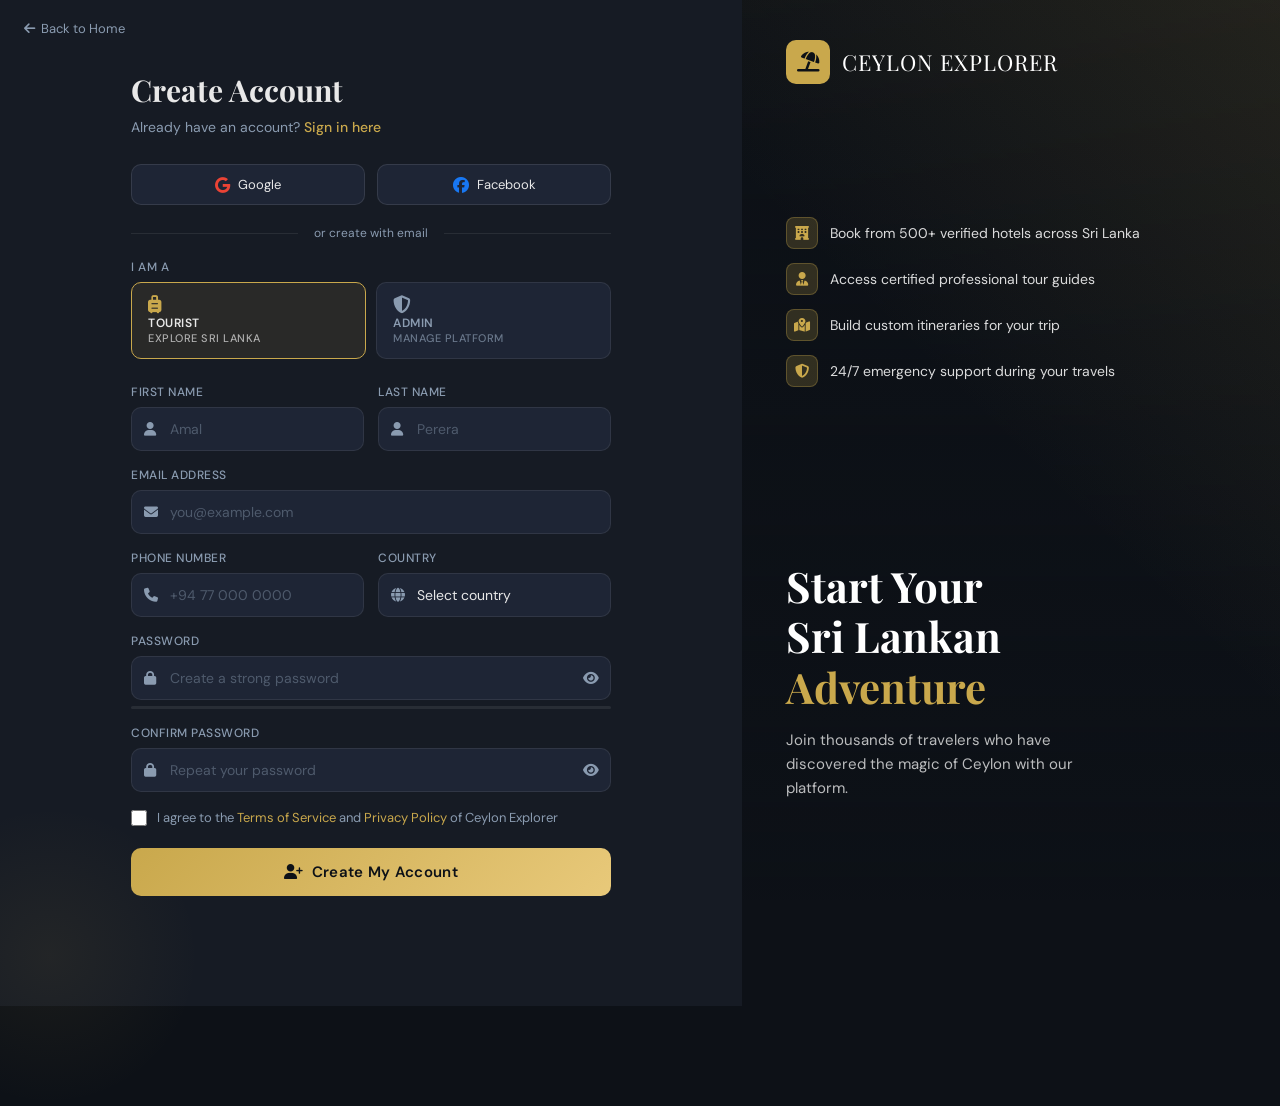
<file: src/main/resources/static/signup-complete.html>
<!DOCTYPE html>
<html lang="en">
<head>
  <meta charset="UTF-8">
  <meta name="viewport" content="width=device-width, initial-scale=1.0">
  <title>Sign Up - Ceylon Explorer</title>
  <link rel="stylesheet" href="https://cdnjs.cloudflare.com/ajax/libs/font-awesome/6.4.0/css/all.min.css">
  <link href="https://fonts.googleapis.com/css2?family=Playfair+Display:wght@400;700&family=DM+Sans:wght@300;400;500;600&display=swap" rel="stylesheet">
  <style>
    *, *::before, *::after { box-sizing: border-box; margin: 0; padding: 0; }
    :root {
      --gold: #C9A84C; --gold-light: #E8C97A;
      --dark: #0D1117; --dark-2: #161B24; --dark-3: #1E2535;
      --text: #E8E8E8; --text-muted: #8A9BB0;
      --green: #2ECC71; --red: #E74C3C;
    }

    /* FIX: body overflow-y auto — scroll karana vidiyata */
    body {
      font-family: 'DM Sans', sans-serif;
      background: var(--dark);
      min-height: 100vh;
      display: flex;
      overflow-y: auto;
      overflow-x: hidden;
    }

    /* Right panel fixed so it stays while left scrolls */
    .right-visual {
      width: 42%;
      position: fixed;
      right: 0; top: 0;
      height: 100vh;
      overflow: hidden;
    }
    .right-visual::before {
      content: ''; position: absolute; inset: 0;
      background: linear-gradient(225deg, rgba(201,168,76,0.12) 0%, transparent 50%),
      linear-gradient(to bottom, rgba(13,17,23,0.2) 0%, rgba(13,17,23,0.9) 100%);
      z-index: 1;
    }
    .right-bg {
      position: absolute; inset: 0;
      background-image: url('https://images.unsplash.com/photo-1578662996442-48f60103fc96?w=900&q=80');
      background-size: cover; background-position: center;
      animation: subtleZoom 22s ease-in-out infinite alternate;
    }
    @keyframes subtleZoom { from{transform:scale(1.05)} to{transform:scale(1.12)} }
    .right-content {
      position: relative; z-index: 2; height: 100%;
      display: flex; flex-direction: column; justify-content: space-between; padding: 40px 44px;
    }
    .brand { display:flex; align-items:center; gap:12px; text-decoration:none; }
    .brand-icon {
      width:44px; height:44px; background:var(--gold); border-radius:10px;
      display:flex; align-items:center; justify-content:center; font-size:20px; color:var(--dark);
    }
    .brand-name { font-family:'Playfair Display',serif; font-size:22px; color:#fff; letter-spacing:1px; }
    .right-tagline { padding-bottom:60px; }
    .right-tagline h1 { font-family:'Playfair Display',serif; font-size:42px; color:#fff; line-height:1.2; margin-bottom:16px; }
    .right-tagline h1 span { color:var(--gold); }
    .right-tagline p { color:rgba(255,255,255,0.72); font-size:15px; line-height:1.6; max-width:340px; }
    .feature-list { display:flex; flex-direction:column; gap:14px; margin-bottom:40px; }
    .feature-item { display:flex; align-items:center; gap:12px; color:rgba(255,255,255,0.85); font-size:14px; }
    .feature-item i {
      width:32px; height:32px; background:rgba(201,168,76,0.2);
      border:1px solid rgba(201,168,76,0.3); border-radius:8px;
      display:flex; align-items:center; justify-content:center;
      color:var(--gold); font-size:14px; flex-shrink:0;
    }

    /* Left panel — full scroll, starts from top */
    .left-panel {
      width: 58%;
      background: var(--dark-2);
      min-height: 100vh;
      display: flex;
      align-items: flex-start;
      justify-content: center;
      padding: 70px 50px 80px;
      position: relative;
    }
    .left-panel::before {
      content:''; position:absolute; bottom:-100px; left:-100px;
      width:300px; height:300px;
      background:radial-gradient(circle, rgba(201,168,76,0.07) 0%, transparent 70%);
      pointer-events:none;
    }
    .form-container { width:100%; max-width:480px; }
    .form-header { margin-bottom:28px; }
    .form-header h2 { font-family:'Playfair Display',serif; font-size:30px; color:var(--text); margin-bottom:8px; }
    .form-header p { color:var(--text-muted); font-size:14px; }
    .form-header p a { color:var(--gold); text-decoration:none; font-weight:500; }
    .form-header p a:hover { text-decoration:underline; }

    .social-login { display:grid; grid-template-columns:1fr 1fr; gap:12px; margin-bottom:20px; }
    .social-btn {
      display:flex; align-items:center; justify-content:center; gap:8px; padding:11px;
      border:1px solid rgba(255,255,255,0.1); border-radius:10px; background:var(--dark-3);
      color:var(--text); font-size:13px; font-family:'DM Sans',sans-serif; cursor:pointer; transition:all 0.2s;
    }
    .social-btn:hover { border-color:var(--gold); background:rgba(201,168,76,0.08); }
    .social-btn i { font-size:16px; }
    .social-btn .fa-google { color:#EA4335; }
    .social-btn .fa-facebook { color:#1877F2; }

    .divider { display:flex; align-items:center; gap:16px; margin:18px 0; }
    .divider::before,.divider::after { content:''; flex:1; height:1px; background:rgba(255,255,255,0.08); }
    .divider span { color:var(--text-muted); font-size:12px; white-space:nowrap; }

    .form-row { display:grid; grid-template-columns:1fr 1fr; gap:14px; }
    .form-group { margin-bottom:16px; }
    .form-group label {
      display:block; font-size:12px; font-weight:500; color:var(--text-muted);
      margin-bottom:7px; letter-spacing:0.5px; text-transform:uppercase;
    }
    .input-wrap { position:relative; }
    .input-wrap i.icon {
      position:absolute; left:13px; top:50%; transform:translateY(-50%);
      color:var(--text-muted); font-size:14px; pointer-events:none; transition:color 0.2s;
    }
    .input-wrap:focus-within i.icon { color:var(--gold); }
    .input-wrap input, .input-wrap select {
      width:100%; padding:12px 13px 12px 38px; background:var(--dark-3);
      border:1px solid rgba(255,255,255,0.08); border-radius:10px; color:var(--text);
      font-size:14px; font-family:'DM Sans',sans-serif; outline:none; transition:all 0.2s; appearance:none;
    }
    .input-wrap input::placeholder { color:rgba(138,155,176,0.45); }
    .input-wrap select option { background:var(--dark-3); }
    .input-wrap input:focus, .input-wrap select:focus { border-color:var(--gold); background:rgba(201,168,76,0.04); }
    .toggle-password {
      position:absolute; right:12px; top:50%; transform:translateY(-50%);
      background:none; border:none; color:var(--text-muted); cursor:pointer; font-size:14px; padding:0; transition:color 0.2s;
    }
    .toggle-password:hover { color:var(--gold); }

    /* User Type Toggle */
    .user-type-toggle { display:grid; grid-template-columns:1fr 1fr; gap:10px; margin-bottom:18px; }
    .type-option { display:none; }
    .type-label {
      display:flex; align-items:center; gap:10px; padding:13px 16px;
      border:1px solid rgba(255,255,255,0.08); border-radius:10px; background:var(--dark-3);
      cursor:pointer; transition:all 0.2s; color:var(--text-muted); font-size:14px;
    }
    .type-label i { font-size:18px; color:var(--text-muted); transition:color 0.2s; }
    .type-option:checked + .type-label { border-color:var(--gold); background:rgba(201,168,76,0.1); color:var(--text); }
    .type-option:checked + .type-label i { color:var(--gold); }

    /* Admin secret code section */
    .admin-secret-wrap { display:none; margin-bottom:16px; }
    .admin-secret-wrap.visible { display:block; animation: fadeSlide 0.3s ease; }
    @keyframes fadeSlide { from{opacity:0;transform:translateY(-6px)} to{opacity:1;transform:translateY(0)} }
    .admin-note {
      display:flex; align-items:flex-start; gap:10px;
      background:rgba(201,168,76,0.08); border:1px solid rgba(201,168,76,0.25);
      border-radius:10px; padding:12px 14px; margin-bottom:12px;
      font-size:12px; color:var(--gold); line-height:1.5;
    }
    .admin-note i { font-size:14px; flex-shrink:0; margin-top:2px; }

    /* Password Strength */
    .pwd-strength { margin-top:6px; }
    .strength-bar { height:3px; background:rgba(255,255,255,0.08); border-radius:2px; overflow:hidden; margin-bottom:4px; }
    .strength-fill { height:100%; width:0%; transition:all 0.3s; border-radius:2px; }
    .strength-label { font-size:11px; }

    .terms { display:flex; align-items:flex-start; gap:10px; margin-bottom:20px; cursor:pointer; }
    .terms input[type="checkbox"] { width:16px; height:16px; accent-color:var(--gold); margin-top:2px; flex-shrink:0; }
    .terms span { font-size:13px; color:var(--text-muted); line-height:1.5; }
    .terms a { color:var(--gold); text-decoration:none; }
    .terms a:hover { text-decoration:underline; }

    /* Button always visible */
    .btn-signup {
      width:100%; padding:14px; margin-bottom:30px;
      background:linear-gradient(135deg, var(--gold) 0%, var(--gold-light) 100%);
      border:none; border-radius:10px; color:var(--dark);
      font-size:15px; font-weight:600; font-family:'DM Sans',sans-serif;
      cursor:pointer; transition:all 0.3s; position:relative; overflow:hidden; letter-spacing:0.3px;
    }
    .btn-signup::before {
      content:''; position:absolute; top:0; left:-100%; width:100%; height:100%;
      background:linear-gradient(90deg,transparent,rgba(255,255,255,0.2),transparent); transition:left 0.5s;
    }
    .btn-signup:hover::before { left:100%; }
    .btn-signup:hover { transform:translateY(-1px); box-shadow:0 8px 24px rgba(201,168,76,0.35); }

    .toast {
      position:fixed; top:24px; right:24px; padding:14px 20px; border-radius:10px;
      font-size:14px; font-weight:500; display:flex; align-items:center; gap:10px;
      transform:translateX(120%); transition:transform 0.3s ease; z-index:9999; max-width:320px;
    }
    .toast.show { transform:translateX(0); }
    .toast.success { background:#1a3a2a; color:var(--green); border:1px solid rgba(46,204,113,0.3); }
    .toast.error { background:#3a1a1a; color:var(--red); border:1px solid rgba(231,76,60,0.3); }

    .back-home {
      position:fixed; top:20px; left:24px;
      display:flex; align-items:center; gap:6px;
      color:var(--text-muted); text-decoration:none; font-size:13px;
      transition:color 0.2s; z-index:200;
    }
    .back-home:hover { color:var(--gold); }

    @media (max-width: 900px) {
      .right-visual { display:none; }
      .left-panel { width:100%; padding:70px 24px 80px; }
    }
  </style>
</head>
<body>

<div class="toast" id="toast">
  <i class="fas fa-check-circle"></i>
  <span id="toastMsg"></span>
</div>

<a href="index.html" class="back-home"><i class="fas fa-arrow-left"></i> Back to Home</a>

<!-- Left Form Panel -->
<div class="left-panel">
  <div class="form-container">
    <div class="form-header">
      <h2>Create Account</h2>
      <p>Already have an account? <a href="login-complete.html">Sign in here</a></p>
    </div>

    <div class="social-login">
      <button class="social-btn" onclick="socialLogin('Google')">
        <i class="fab fa-google"></i> Google
      </button>
      <button class="social-btn" onclick="socialLogin('Facebook')">
        <i class="fab fa-facebook"></i> Facebook
      </button>
    </div>

    <div class="divider"><span>or create with email</span></div>

    <!-- Account Type -->
    <div class="form-group">
      <label>I am a</label>
      <div class="user-type-toggle">
        <input type="radio" name="userType" id="typeTourist" class="type-option" value="tourist" checked onchange="onRoleChange()">
        <label for="typeTourist" class="type-label">
          <i class="fas fa-suitcase-rolling"></i>
          <div>
            <div style="font-weight:600;color:inherit">Tourist</div>
            <div style="font-size:11px;opacity:0.7">Explore Sri Lanka</div>
          </div>
        </label>

        <input type="radio" name="userType" id="typeAdmin" class="type-option" value="admin" onchange="onRoleChange()">
        <label for="typeAdmin" class="type-label">
          <i class="fas fa-shield-alt"></i>
          <div>
            <div style="font-weight:600;color:inherit">Admin</div>
            <div style="font-size:11px;opacity:0.7">Manage platform</div>
          </div>
        </label>
      </div>
    </div>

    <form id="signupForm" onsubmit="handleSignup(event)">

      <!-- Admin Secret Code — Admin select kaladdi pakat wenawa -->
      <div class="admin-secret-wrap" id="adminSecretWrap">
        <div class="admin-note">
          <i class="fas fa-shield-alt"></i>
          Admin accounts require a special authorization code. Contact the system owner to get this code.
        </div>
        <div class="form-group">
          <label>Admin Authorization Code</label>
          <div class="input-wrap">
            <i class="fas fa-key icon"></i>
            <input type="password" id="adminCode" placeholder="Enter admin secret code">
            <button type="button" class="toggle-password" onclick="togglePwd('adminCode', this)">
              <i class="fas fa-eye"></i>
            </button>
          </div>
        </div>
      </div>

      <div class="form-row">
        <div class="form-group">
          <label>First Name</label>
          <div class="input-wrap">
            <i class="fas fa-user icon"></i>
            <input type="text" id="firstName" placeholder="Amal" required>
          </div>
        </div>
        <div class="form-group">
          <label>Last Name</label>
          <div class="input-wrap">
            <i class="fas fa-user icon"></i>
            <input type="text" id="lastName" placeholder="Perera" required>
          </div>
        </div>
      </div>

      <div class="form-group">
        <label>Email Address</label>
        <div class="input-wrap">
          <i class="fas fa-envelope icon"></i>
          <input type="email" id="email" placeholder="you@example.com" required>
        </div>
      </div>

      <div class="form-row">
        <div class="form-group">
          <label>Phone Number</label>
          <div class="input-wrap">
            <i class="fas fa-phone icon"></i>
            <input type="tel" id="phone" placeholder="+94 77 000 0000" required>
          </div>
        </div>
        <div class="form-group">
          <label>Country</label>
          <div class="input-wrap">
            <i class="fas fa-globe icon"></i>
            <select id="country">
              <option value="">Select country</option>
              <option value="LK">Sri Lanka</option>
              <option value="IN">India</option>
              <option value="UK">United Kingdom</option>
              <option value="US">United States</option>
              <option value="AU">Australia</option>
              <option value="CN">China</option>
              <option value="DE">Germany</option>
              <option value="FR">France</option>
              <option value="other">Other</option>
            </select>
          </div>
        </div>
      </div>

      <div class="form-group">
        <label>Password</label>
        <div class="input-wrap">
          <i class="fas fa-lock icon"></i>
          <input type="password" id="password" placeholder="Create a strong password" required oninput="checkStrength(this.value)">
          <button type="button" class="toggle-password" onclick="togglePwd('password', this)">
            <i class="fas fa-eye"></i>
          </button>
        </div>
        <div class="pwd-strength">
          <div class="strength-bar"><div class="strength-fill" id="strengthFill"></div></div>
          <span class="strength-label" id="strengthLabel"></span>
        </div>
      </div>

      <div class="form-group">
        <label>Confirm Password</label>
        <div class="input-wrap">
          <i class="fas fa-lock icon"></i>
          <input type="password" id="confirmPassword" placeholder="Repeat your password" required>
          <button type="button" class="toggle-password" onclick="togglePwd('confirmPassword', this)">
            <i class="fas fa-eye"></i>
          </button>
        </div>
      </div>

      <label class="terms">
        <input type="checkbox" id="terms" required>
        <span>I agree to the <a href="#">Terms of Service</a> and <a href="#">Privacy Policy</a> of Ceylon Explorer</span>
      </label>

      <button type="submit" class="btn-signup">
        <i class="fas fa-user-plus" style="margin-right:8px"></i>Create My Account
      </button>
    </form>
  </div>
</div>

<!-- Right Visual Panel -->
<div class="right-visual">
  <div class="right-bg"></div>
  <div class="right-content">
    <a href="index.html" class="brand">
      <div class="brand-icon"><i class="fas fa-umbrella-beach"></i></div>
      <span class="brand-name">CEYLON EXPLORER</span>
    </a>
    <div class="feature-list">
      <div class="feature-item"><i class="fas fa-hotel"></i><span>Book from 500+ verified hotels across Sri Lanka</span></div>
      <div class="feature-item"><i class="fas fa-user-tie"></i><span>Access certified professional tour guides</span></div>
      <div class="feature-item"><i class="fas fa-map-marked-alt"></i><span>Build custom itineraries for your trip</span></div>
      <div class="feature-item"><i class="fas fa-shield-alt"></i><span>24/7 emergency support during your travels</span></div>
    </div>
    <div class="right-tagline">
      <h1>Start Your<br>Sri Lankan<br><span>Adventure</span></h1>
      <p>Join thousands of travelers who have discovered the magic of Ceylon with our platform.</p>
    </div>
  </div>
</div>

<script>
  // ═══════════════════════════════════════
  // Admin secret code — oya change karanna!
  // ═══════════════════════════════════════
  const ADMIN_SECRET = 'CEYLON-ADMIN-2026';

  function onRoleChange() {
    const role = document.querySelector('input[name="userType"]:checked').value;
    const wrap = document.getElementById('adminSecretWrap');
    if (role === 'admin') {
      wrap.classList.add('visible');
    } else {
      wrap.classList.remove('visible');
      document.getElementById('adminCode').value = '';
    }
  }

  function togglePwd(id, btn) {
    const input = document.getElementById(id);
    const icon  = btn.querySelector('i');
    if (input.type === 'password') {
      input.type = 'text';
      icon.classList.replace('fa-eye', 'fa-eye-slash');
    } else {
      input.type = 'password';
      icon.classList.replace('fa-eye-slash', 'fa-eye');
    }
  }

  function checkStrength(val) {
    const fill  = document.getElementById('strengthFill');
    const label = document.getElementById('strengthLabel');
    let score = 0;
    if (val.length >= 8) score++;
    if (/[A-Z]/.test(val)) score++;
    if (/[0-9]/.test(val)) score++;
    if (/[^A-Za-z0-9]/.test(val)) score++;
    const levels = [
      { pct:'0%',   color:'transparent', text:'' },
      { pct:'25%',  color:'#E74C3C',     text:'Weak' },
      { pct:'50%',  color:'#E67E22',     text:'Fair' },
      { pct:'75%',  color:'#F1C40F',     text:'Good' },
      { pct:'100%', color:'#2ECC71',     text:'Strong' }
    ];
    const lvl = val.length === 0 ? levels[0] : levels[score] || levels[1];
    fill.style.width      = lvl.pct;
    fill.style.background = lvl.color;
    label.textContent     = lvl.text;
    label.style.color     = lvl.color;
  }

  function showToast(msg, type = 'success') {
    const toast = document.getElementById('toast');
    document.getElementById('toastMsg').textContent = msg;
    toast.className = 'toast ' + type + ' show';
    toast.querySelector('i').className = type === 'success' ? 'fas fa-check-circle' : 'fas fa-times-circle';
    setTimeout(() => toast.classList.remove('show'), 3500);
  }

  function handleSignup(e) {
    e.preventDefault();
    const firstName = document.getElementById('firstName').value.trim();
    const lastName  = document.getElementById('lastName').value.trim();
    const email     = document.getElementById('email').value.trim().toLowerCase();
    const phone     = document.getElementById('phone').value.trim();
    const country   = document.getElementById('country').value;
    const pwd       = document.getElementById('password').value;
    const confirm   = document.getElementById('confirmPassword').value;
    const role      = document.querySelector('input[name="userType"]:checked').value;

    // Admin secret code check
    if (role === 'admin') {
      const code = document.getElementById('adminCode').value.trim();
      if (!code) {
        showToast('Please enter the admin authorization code.', 'error');
        return;
      }
      if (code !== ADMIN_SECRET) {
        showToast('Invalid admin code! Access denied.', 'error');
        return;
      }
    }

    if (pwd !== confirm) { showToast('Passwords do not match!', 'error'); return; }
    if (pwd.length < 8)  { showToast('Password must be at least 8 characters.', 'error'); return; }

    let users = [];
    try { users = JSON.parse(localStorage.getItem('ceylon_users') || '[]'); } catch {}
    if (users.find(u => u.email === email)) {
      showToast('Email already registered!', 'error'); return;
    }

    const newUser = {
      id: Date.now().toString(36) + Math.random().toString(36).substr(2,5),
      name: firstName + ' ' + lastName,
      email, phone, country, role,
      password: pwd,
      joined: new Date().toLocaleDateString()
    };

    users.push(newUser);
    localStorage.setItem('ceylon_users', JSON.stringify(users));

    const btn = document.querySelector('.btn-signup');
    btn.innerHTML = '<i class="fas fa-spinner fa-spin" style="margin-right:8px"></i>Creating account...';
    btn.disabled = true;

    setTimeout(() => {
      showToast(role === 'admin' ? 'Admin account created! Please sign in.' : 'Account created! Please sign in.', 'success');
      setTimeout(() => { window.location.href = 'login-complete.html'; }, 1800);
    }, 1000);
  }

  function socialLogin(provider) {
    showToast('Connecting with ' + provider + '...', 'success');
  }
</script>
</body>
</html>
</file>
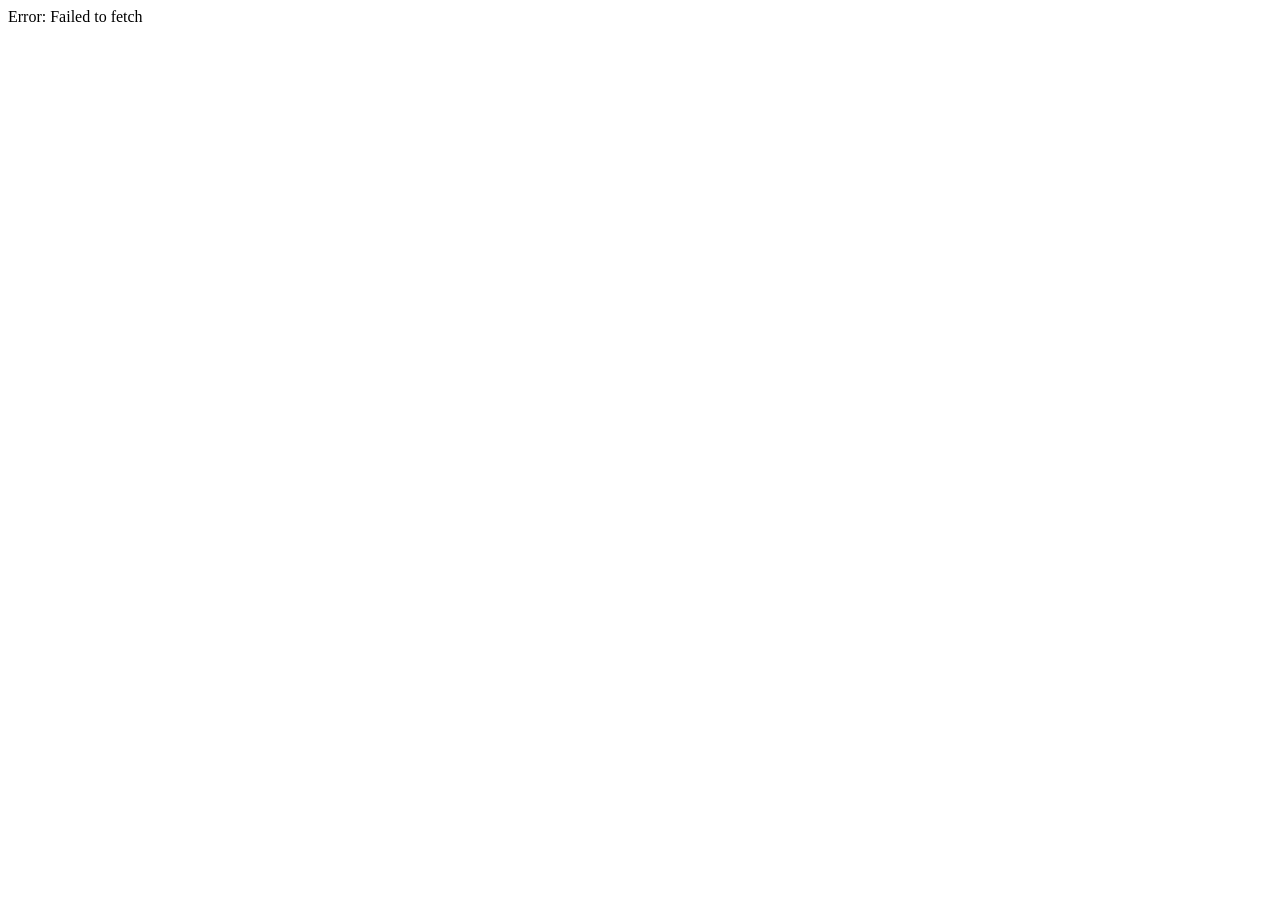
<file: src/main/resources/static/test.html>
<!DOCTYPE html>
<html>
<body>
<div id="output"></div>
<script>
    fetch('http://localhost:8080/api/hotels?location=Colombo&rating=5')
        .then(res => res.json())
        .then(data => {
            document.getElementById('output').innerHTML += "Data length from API: " + data.length + "<br>";
            document.getElementById('output').innerHTML += "Raw data: " + JSON.stringify(data).substring(0, 100) + "...<br>";
             
            let filtered = data.filter(h => h.pricePerNight >= 200);
            document.getElementById('output').innerHTML += "After filter length: " + filtered.length + "<br>";
        })
        .catch(err => document.getElementById('output').innerHTML += "Error: " + err.message);
</script>
</body>
</html>
</file>
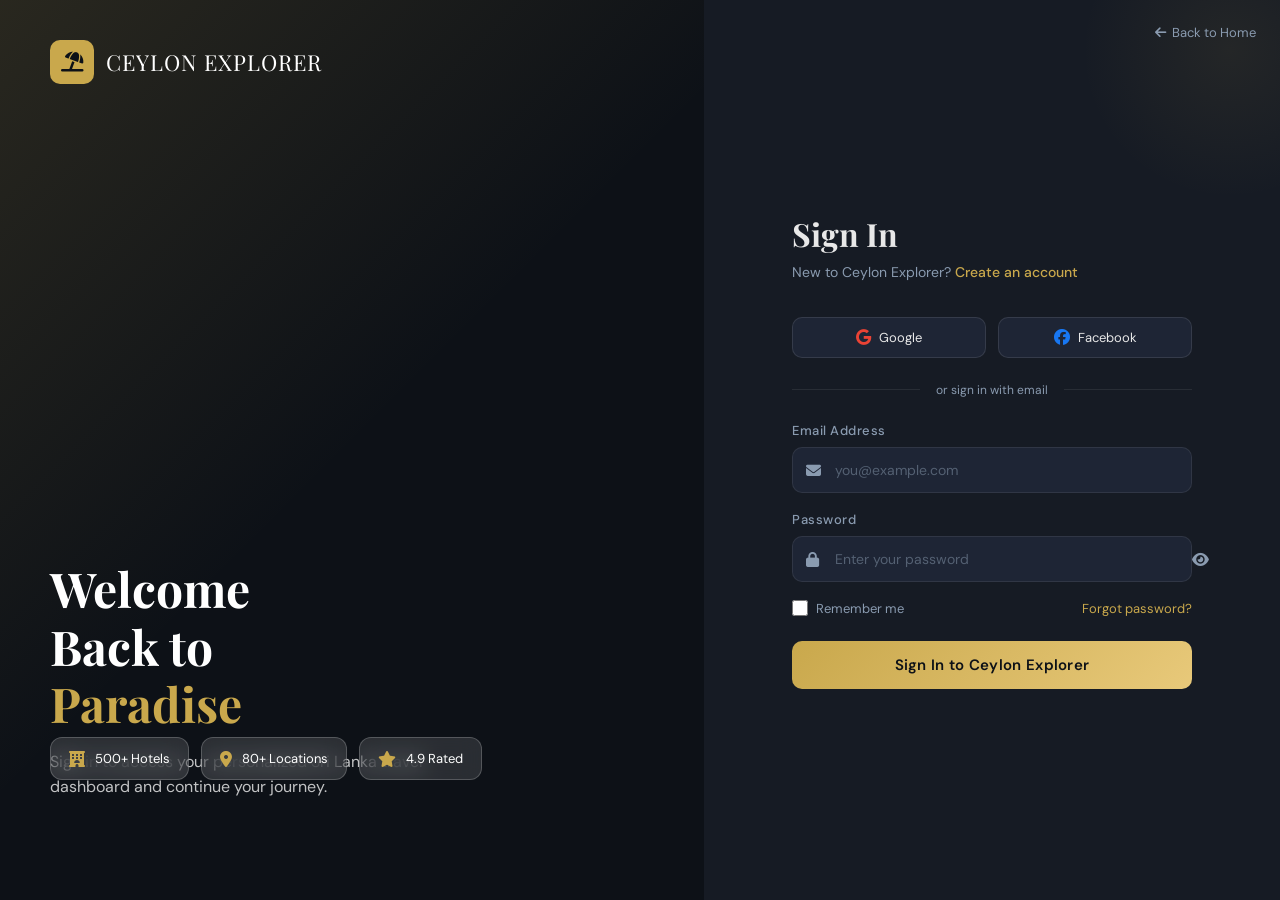
<file: src/main/resources/static/user-dashboard.html>
continue <!DOCTYPE html>
<html lang="en">
<head>
    <meta charset="UTF-8">
    <meta name="viewport" content="width=device-width, initial-scale=1.0">
    <title>My Dashboard - Ceylon Explorer</title>
    <link rel="stylesheet" href="https://cdnjs.cloudflare.com/ajax/libs/font-awesome/6.4.0/css/all.min.css">
    <link href="https://fonts.googleapis.com/css2?family=Outfit:wght@300;400;500;600;700;800&display=swap" rel="stylesheet">
    <style>
        *, *::before, *::after { box-sizing: border-box; margin: 0; padding: 0; }
        :root {
            --orange: #FF6B35; --navy: #004E89; --white: #FFFFFF;
            --bg: #F4F6F9; --text: #2C3E50; --muted: #7F8C8D;
            --green: #27AE60; --red: #E74C3C; --amber: #F39C12;
            --shadow: 0 4px 20px rgba(0,0,0,0.08);
            --radius: 14px;
        }
        body { font-family: 'Outfit', sans-serif; background: var(--bg); color: var(--text); min-height: 100vh; }

        /* ── NAVBAR placeholder (overridden by navbar-fix.js) ── */
        .navbar { background: #fff; position: sticky; top: 0; z-index: 1000; box-shadow: 0 2px 10px rgba(0,0,0,.08); }
        .nav-container { max-width: 1300px; margin: 0 auto; display: flex; align-items: center; justify-content: space-between; padding: 0 24px; height: 64px; }
        .logo { color: var(--orange); font-size: 1.2rem; font-weight: 700; text-decoration: none; display: flex; align-items: center; gap: 8px; }
        .nav-menu { display: flex; list-style: none; gap: 4px; align-items: center; }
        .nav-link { color: var(--text); text-decoration: none; padding: 6px 12px; border-radius: 8px; font-size: .85rem; font-weight: 500; transition: all .2s; }
        .nav-link:hover, .nav-link.active { color: var(--orange); background: rgba(255,107,53,.08); }

        /* ── WRAPPER ── */
        .dash-wrap { max-width: 1200px; margin: 0 auto; padding: 32px 24px 60px; }

        /* ── HERO CARD ── */
        .dash-hero {
            background: linear-gradient(135deg, var(--navy), var(--orange));
            border-radius: var(--radius); padding: 32px 36px;
            display: flex; align-items: center; justify-content: space-between;
            gap: 24px; margin-bottom: 28px; color: #fff;
        }
        .hero-left { display: flex; align-items: center; gap: 22px; }
        .hero-avatar {
            width: 80px; height: 80px; border-radius: 50%;
            background: rgba(255,255,255,.25); border: 3px solid rgba(255,255,255,.5);
            display: flex; align-items: center; justify-content: center;
            font-size: 30px; font-weight: 700; flex-shrink: 0;
        }
        .hero-name { font-size: 24px; font-weight: 700; }
        .hero-email { opacity: .75; font-size: 14px; margin-top: 4px; }
        .hero-since { font-size: 12px; opacity: .6; margin-top: 6px; }
        .hero-actions { display: flex; gap: 10px; flex-shrink: 0; }
        .hero-btn {
            padding: 10px 20px; border-radius: 10px; border: 2px solid rgba(255,255,255,.4);
            background: rgba(255,255,255,.15); color: #fff; font-family: 'Outfit', sans-serif;
            font-size: 13px; font-weight: 600; cursor: pointer; transition: all .2s;
            text-decoration: none; display: flex; align-items: center; gap: 8px;
        }
        .hero-btn:hover { background: rgba(255,255,255,.3); border-color: rgba(255,255,255,.7); }

        /* ── STATS ROW ── */
        .stats-row { display: grid; grid-template-columns: repeat(4, 1fr); gap: 16px; margin-bottom: 28px; }
        .stat-card {
            background: var(--white); border-radius: var(--radius);
            padding: 20px; box-shadow: var(--shadow);
            display: flex; align-items: center; gap: 16px; transition: transform .2s;
        }
        .stat-card:hover { transform: translateY(-3px); }
        .stat-icon { width: 48px; height: 48px; border-radius: 12px; display: flex; align-items: center; justify-content: center; font-size: 20px; flex-shrink: 0; }
        .si-orange { background: rgba(255,107,53,.12); color: var(--orange); }
        .si-navy  { background: rgba(0,78,137,.12); color: var(--navy); }
        .si-green { background: rgba(39,174,96,.12); color: var(--green); }
        .si-amber { background: rgba(243,156,18,.12); color: var(--amber); }
        .stat-info .value { font-size: 24px; font-weight: 700; }
        .stat-info .label { font-size: 12px; color: var(--muted); margin-top: 2px; }

        /* ── TABS ── */
        .tab-bar { display: flex; gap: 6px; margin-bottom: 22px; background: #fff; border-radius: 12px; padding: 6px; box-shadow: var(--shadow); width: fit-content; }
        .tab-btn {
            padding: 9px 22px; border: none; border-radius: 9px;
            background: transparent; font-family: 'Outfit', sans-serif;
            font-size: 14px; font-weight: 600; color: var(--muted); cursor: pointer; transition: all .2s;
        }
        .tab-btn.active { background: var(--orange); color: #fff; box-shadow: 0 4px 12px rgba(255,107,53,.3); }

        /* ── FILTER CHIPS ── */
        .filter-row { display: flex; gap: 8px; margin-bottom: 20px; flex-wrap: wrap; }
        .chip {
            padding: 6px 16px; border-radius: 20px; border: 1.5px solid #E0E0E0;
            background: #fff; font-size: 13px; font-weight: 600; color: var(--muted);
            cursor: pointer; transition: all .2s; font-family: 'Outfit', sans-serif;
        }
        .chip.active, .chip:hover { background: var(--navy); border-color: var(--navy); color: #fff; }

        /* ── BOOKINGS GRID ── */
        .bookings-grid { display: grid; grid-template-columns: repeat(auto-fill, minmax(340px, 1fr)); gap: 20px; }

        /* ── BOOKING CARD ── */
        .booking-card {
            background: var(--white); border-radius: var(--radius);
            box-shadow: var(--shadow); overflow: hidden;
            transition: transform .25s, box-shadow .25s;
        }
        .booking-card:hover { transform: translateY(-4px); box-shadow: 0 12px 32px rgba(0,0,0,.12); }
        .card-top { padding: 18px 20px 14px; border-bottom: 1px solid #F0F0F0; display: flex; justify-content: space-between; align-items: flex-start; }
        .booking-type-badge {
            display: inline-flex; align-items: center; gap: 6px;
            padding: 5px 12px; border-radius: 20px; font-size: 12px; font-weight: 700; text-transform: uppercase;
        }
        .type-hotel    { background: rgba(0,78,137,.1); color: var(--navy); }
        .type-vehicle  { background: rgba(255,107,53,.1); color: var(--orange); }
        .type-activity { background: rgba(39,174,96,.1); color: var(--green); }
        .type-guide    { background: rgba(155,89,182,.1); color: #9B59B6; }
        .booking-id { font-size: 12px; color: var(--muted); margin-top: 6px; }
        .status-pill { padding: 4px 12px; border-radius: 20px; font-size: 12px; font-weight: 700; }
        .s-confirmed { background: rgba(39,174,96,.12); color: var(--green); }
        .s-pending   { background: rgba(243,156,18,.12); color: var(--amber); }
        .s-cancelled { background: rgba(231,76,60,.12); color: var(--red); }
        .s-completed { background: rgba(127,140,141,.12); color: var(--muted); }

        .card-body { padding: 16px 20px; }
        .card-body .detail-row { display: flex; align-items: center; gap: 10px; font-size: 13.5px; color: var(--text); margin-bottom: 8px; }
        .card-body .detail-row i { width: 18px; text-align: center; color: var(--orange); }
        .card-bottom { padding: 12px 20px; background: #FAFAFA; border-top: 1px solid #F0F0F0; display: flex; align-items: center; justify-content: space-between; }
        .card-total { font-size: 18px; font-weight: 700; color: var(--text); }
        .card-total span { font-size: 12px; color: var(--muted); font-weight: 400; }
        .cancel-btn {
            padding: 7px 16px; border-radius: 8px; border: 1.5px solid rgba(231,76,60,.3);
            background: transparent; color: var(--red); font-size: 12px; font-weight: 600;
            font-family: 'Outfit', sans-serif; cursor: pointer; transition: all .2s; display: flex; align-items: center; gap: 6px;
        }
        .cancel-btn:hover { background: rgba(231,76,60,.08); border-color: var(--red); }
        .past-badge { font-size: 11px; color: var(--muted); display: flex; align-items: center; gap: 5px; }

        /* ── EMPTY STATE ── */
        .empty-state {
            text-align: center; padding: 60px 20px;
            background: var(--white); border-radius: var(--radius);
            box-shadow: var(--shadow); grid-column: 1 / -1;
        }
        .empty-state .empty-icon { font-size: 56px; margin-bottom: 16px; opacity: .25; color: var(--orange); }
        .empty-state h3 { font-size: 18px; font-weight: 700; color: var(--text); margin-bottom: 8px; }
        .empty-state p { font-size: 14px; color: var(--muted); }
        .empty-state .explore-btn {
            display: inline-flex; align-items: center; gap: 8px; margin-top: 20px;
            background: var(--orange); color: #fff; padding: 12px 28px;
            border-radius: 10px; font-weight: 600; font-size: 14px; text-decoration: none; transition: all .2s;
        }
        .empty-state .explore-btn:hover { background: #E55A2A; transform: translateY(-2px); }

        /* ── TOAST ── */
        #dashToast {
            position: fixed; bottom: 24px; right: 24px; z-index: 9999;
            padding: 14px 20px; border-radius: 12px; font-size: 14px; font-weight: 500;
            display: flex; align-items: center; gap: 10px; color: #fff;
            transform: translateX(120%); opacity: 0; transition: all .3s;
            min-width: 260px; max-width: 380px; box-shadow: 0 8px 24px rgba(0,0,0,.2);
        }
        #dashToast.show { transform: translateX(0); opacity: 1; }
        #dashToast.success { background: var(--green); }
        #dashToast.error   { background: var(--red); }
        #dashToast.info    { background: var(--navy); }

        /* ── LOADING SPINNER ── */
        .loading { display: flex; flex-direction: column; align-items: center; padding: 60px 20px; grid-column: 1 / -1; }
        .spinner { width: 44px; height: 44px; border: 4px solid #F0F0F0; border-top-color: var(--orange); border-radius: 50%; animation: spin .8s linear infinite; margin-bottom: 16px; }
        @keyframes spin { to { transform: rotate(360deg); } }

        /* ── RESPONSIVE ── */
        @media (max-width: 900px) { .stats-row { grid-template-columns: repeat(2, 1fr); } }
        @media (max-width: 640px) {
            .dash-hero { flex-direction: column; align-items: flex-start; }
            .stats-row { grid-template-columns: repeat(2, 1fr); }
            .hero-actions { width: 100%; }
        }
        @media (max-width: 400px) { .stats-row { grid-template-columns: 1fr; } }
    </style>
</head>
<body>

<!-- NAVBAR — overridden by navbar-fix.js -->
<nav class="navbar">
    <div class="nav-container">
        <a href="index.html" class="logo"><i class="fas fa-umbrella-beach"></i> CEYLON EXPLORER</a>
        <ul class="nav-menu" id="navMenu">
            <li><a href="index.html" class="nav-link">Home</a></li>
            <li><a href="hotel-complete.html" class="nav-link">Hotels</a></li>
            <li><a href="vehicle-complete.html" class="nav-link">Vehicles</a></li>
            <li><a href="tourguide-complete.html" class="nav-link">Guides</a></li>
            <li><a href="activity-complete.html" class="nav-link">Activities</a></li>
            <li><a href="itinerary.html" class="nav-link">Itinerary</a></li>
            <li id="navLoginLi"><a href="login-complete.html" class="nav-link nav-login-btn">Login</a></li>
            <li id="navSignupLi"><a href="signup-complete.html" class="nav-link nav-signup-btn">Sign Up</a></li>
            <li id="navUserLi" style="display:none; position:relative;">
                <button class="nav-user-btn" id="userMenuBtn" onclick="toggleUserMenu()">
                    <div class="nav-avatar" id="navUserAvatar">U</div>
                    <span id="navUserName">User</span>
                    <i class="fas fa-chevron-down" style="font-size:10px; margin-left:3px;"></i>
                </button>
                <div class="nav-dropdown" id="userDropdown">
                    <a href="user-dashboard.html" id="dashboardLink"><i class="fas fa-th-large"></i> Dashboard</a>
                    <a href="#" onclick="logoutUser()"><i class="fas fa-sign-out-alt"></i> Logout</a>
                </div>
            </li>
        </ul>
        <div class="hamburger" id="hamburger"><span></span><span></span><span></span></div>
    </div>
</nav>

<div class="dash-wrap">

    <!-- HERO -->
    <div class="dash-hero">
        <div class="hero-left">
            <div class="hero-avatar" id="heroAvatar">U</div>
            <div>
                <div class="hero-name" id="heroName">Loading...</div>
                <div class="hero-email" id="heroEmail"></div>
                <div class="hero-since" id="heroSince"></div>
            </div>
        </div>
        <div class="hero-actions">
            <a href="index.html" class="hero-btn"><i class="fas fa-compass"></i> Explore</a>
        </div>
    </div>

    <!-- STATS -->
    <div class="stats-row">
        <div class="stat-card">
            <div class="stat-icon si-orange"><i class="fas fa-calendar-check"></i></div>
            <div class="stat-info">
                <div class="value" id="statTotal">0</div>
                <div class="label">Total Bookings</div>
            </div>
        </div>
        <div class="stat-card">
            <div class="stat-icon si-navy"><i class="fas fa-plane-departure"></i></div>
            <div class="stat-info">
                <div class="value" id="statUpcoming">0</div>
                <div class="label">Upcoming Trips</div>
            </div>
        </div>
        <div class="stat-card">
            <div class="stat-icon si-green"><i class="fas fa-check-circle"></i></div>
            <div class="stat-info">
                <div class="value" id="statCompleted">0</div>
                <div class="label">Completed</div>
            </div>
        </div>
        <div class="stat-card">
            <div class="stat-icon si-amber"><i class="fas fa-dollar-sign"></i></div>
            <div class="stat-info">
                <div class="value" id="statSpent">$0</div>
                <div class="label">Total Spent</div>
            </div>
        </div>
    </div>

    <!-- TABS + FILTERS -->
    <div class="tab-bar">
        <button class="tab-btn active" id="tabUpcoming" onclick="switchTab('upcoming')"><i class="fas fa-plane-departure"></i> Upcoming</button>
        <button class="tab-btn" id="tabPast" onclick="switchTab('past')"><i class="fas fa-history"></i> Past</button>
        <button class="tab-btn" id="tabAll" onclick="switchTab('all')"><i class="fas fa-list"></i> All</button>
    </div>

    <div class="filter-row">
        <button class="chip active" onclick="filterType('ALL', this)">All Types</button>
        <button class="chip" onclick="filterType('HOTEL', this)"><i class="fas fa-hotel"></i> Hotels</button>
        <button class="chip" onclick="filterType('VEHICLE', this)"><i class="fas fa-car"></i> Vehicles</button>
        <button class="chip" onclick="filterType('ACTIVITY', this)"><i class="fas fa-hiking"></i> Activities</button>
        <button class="chip" onclick="filterType('TOURGUIDE', this)"><i class="fas fa-user-tie"></i> Tour Guides</button>
        <button class="chip" onclick="filterType('ITINERARY', this)"><i class="fas fa-map-marked-alt"></i> Trip Plans</button>
    </div>

    <!-- GRID -->
    <div class="bookings-grid" id="bookingsGrid">
        <div class="loading"><div class="spinner"></div><p style="color:#7F8C8D">Loading your bookings...</p></div>
    </div>
</div>

<!-- TOAST -->
<div id="dashToast"><i id="toastIcon" class="fas fa-info-circle"></i><span id="toastMsg"></span></div>

<script>
    const API = 'http://localhost:8080/api';
    let allBookings = [];
    let currentTab = 'upcoming';
    let currentType = 'ALL';
    let currentUser = null;

    // Read user IMMEDIATELY (before DOMContentLoaded) — just store it
    (function() {
        try {
            const str = localStorage.getItem('ceylon_current_user');
            if (!str) { window.location.href = 'login-complete.html'; return; }
            currentUser = JSON.parse(str);
        } catch(e) { window.location.href = 'login-complete.html'; }
    })();

    // ── Fetch with 8-second timeout so spinner never gets stuck ──
    async function fetchWithTimeout(url, ms = 8000) {
        const ctrl = new AbortController();
        const timer = setTimeout(() => ctrl.abort(), ms);
        try {
            const res = await fetch(url, { signal: ctrl.signal });
            clearTimeout(timer);
            return res;
        } catch(e) {
            clearTimeout(timer);
            throw e;
        }
    }

    // ── Main init — runs when full DOM is parsed ──────────────
    window.addEventListener('load', function() {
        if (!currentUser) return;

        // Populate hero immediately
        const el = id => document.getElementById(id);
        if (el('heroName'))   el('heroName').textContent   = currentUser.name  || 'Traveller';
        if (el('heroEmail'))  el('heroEmail').textContent  = currentUser.email || '';
        if (el('heroAvatar')) el('heroAvatar').textContent = (currentUser.name || 'U')[0].toUpperCase();
        if (el('heroSince'))  el('heroSince').textContent  = 'Member since ' + new Date().getFullYear();

        fetchBookings();
    });


    // ── Fetch bookings & itineraries from API ───────────────────────────────
    async function fetchBookings() {
        const grid = document.getElementById('bookingsGrid');
        grid.innerHTML = '<div class="loading"><div class="spinner"></div><p style="color:#7F8C8D">Loading your bookings & trips...</p></div>';

        let bookings = [];
        let itineraries = [];

        try {
            // Use touristName endpoint — works with localStorage accounts (no real DB user ID needed)
            const encodedName = encodeURIComponent(currentUser.name || '');
            const res = await fetchWithTimeout(`${API}/bookings/tourist/${encodedName}`);
            if (res.ok) bookings = await res.json();
            else bookings = [];
        } catch (e) {
            bookings = []; // backend down or timeout — show empty, itineraries still load
        }

        try {
            const res2 = await fetchWithTimeout(`${API}/itineraries`);
            if (res2.ok) {
                const allItineraries = await res2.json();
                const myTrips = allItineraries.filter(i => i.touristName === currentUser.name);
                itineraries = myTrips.map(i => ({
                    id: i.id,
                    bookingType: 'ITINERARY',
                    title: i.title,
                    startDate: i.startDate,
                    endDate: i.endDate,
                    totalPrice: parseFloat(i.estimatedCost) || 0,
                    status: i.status === 'FINALIZED' ? 'CONFIRMED' : (i.status || 'DRAFT'),
                    createdAt: i.createdAt,
                    destinations: i.destinations || i.description || ''
                }));
            }
        } catch (e) { console.warn('Itineraries fetch failed or timed out:', e.message); }

        allBookings = [...bookings, ...itineraries];
        
        // Sort by most recent creation date first!
        allBookings.sort((a,b) => parseDateTime(b.createdAt) - parseDateTime(a.createdAt));

        updateStats();
        renderBookings();
    }

    // ── Stats ─────────────────────────────────────────────────
    function updateStats() {
        const now = new Date();
        const upcoming = allBookings.filter(b => getDate(b) >= now).length;
        const completed = allBookings.filter(b => getDate(b) < now && b.status !== 'CANCELLED').length;
        const spent = allBookings.reduce((s, b) => s + (b.totalPrice || 0), 0);

        document.getElementById('statTotal').textContent    = allBookings.length;
        document.getElementById('statUpcoming').textContent = upcoming;
        document.getElementById('statCompleted').textContent = completed;
        document.getElementById('statSpent').textContent   = '$' + spent.toFixed(0);
    }

    // ── Switch tab ────────────────────────────────────────────
    function switchTab(tab) {
        currentTab = tab;
        document.querySelectorAll('.tab-btn').forEach(b => b.classList.remove('active'));
        document.getElementById('tab' + tab.charAt(0).toUpperCase() + tab.slice(1)).classList.add('active');
        renderBookings();
    }

    // ── Filter by type ────────────────────────────────────────
    function filterType(type, el) {
        currentType = type;
        document.querySelectorAll('.chip').forEach(c => c.classList.remove('active'));
        el.classList.add('active');
        renderBookings();
    }

    // ── Render ────────────────────────────────────────────────
    function renderBookings() {
        const grid = document.getElementById('bookingsGrid');
        const now = new Date();

        let list = allBookings;

        // Tab filter
        if (currentTab === 'upcoming') list = list.filter(b => getDate(b) >= now);
        if (currentTab === 'past')     list = list.filter(b => getDate(b) < now);

        // Type filter
        if (currentType !== 'ALL') list = list.filter(b => b.bookingType === currentType);

        if (list.length === 0) {
            grid.innerHTML = `
                <div class="empty-state">
                    <div class="empty-icon"><i class="fas fa-suitcase-rolling"></i></div>
                    <h3>No bookings found</h3>
                    <p>You have no ${currentTab !== 'all' ? currentTab : ''} ${currentType !== 'ALL' ? currentType.toLowerCase() : ''} items yet.</p>
                    <a href="index.html" class="explore-btn"><i class="fas fa-compass"></i> Start Exploring</a>
                </div>`;
            return;
        }

        grid.innerHTML = list.map(b => buildCard(b, now)).join('');
    }

    // ── Build booking card ────────────────────────────────────
    function buildCard(b, now) {
        const type = b.bookingType || 'HOTEL';
        const isPast = getDate(b) < now;
        const status = b.status || 'PENDING';
        const statusClass = { CONFIRMED: 's-confirmed', PENDING: 's-pending', CANCELLED: 's-cancelled', COMPLETED: 's-completed', DRAFT: 's-pending' }[status] || 's-pending';

        const typeIcon  = { HOTEL: 'fa-hotel', VEHICLE: 'fa-car', ACTIVITY: 'fa-hiking', TOURGUIDE: 'fa-user-tie', ITINERARY: 'fa-map-marked-alt' }[type] || 'fa-calendar';
        const typeClass = { HOTEL: 'type-hotel', VEHICLE: 'type-vehicle', ACTIVITY: 'type-activity', TOURGUIDE: 'type-guide', ITINERARY: 'type-hotel' }[type] || 'type-hotel';

        // Date lines
        let dateHtml = '';
        if (type === 'HOTEL' || type === 'ITINERARY') {
            dateHtml = row('fa-calendar-check', (b.checkInDate || b.startDate || '') + ' → ' + (b.checkOutDate || b.endDate || ''));
        } else if (type === 'VEHICLE') {
            dateHtml = row('fa-calendar-check', (b.startDate || '') + ' → ' + (b.endDate || ''));
        } else {
            dateHtml = row('fa-calendar-day', b.startDate || b.date || '');
        }

        const extraRows = [
            b.title ? row('fa-suitcase', b.title) : '',
            b.destinations ? row('fa-map-signs', (b.destinations.length > 50 ? b.destinations.substring(0,50)+'...' : b.destinations)) : '',
            b.pickupLocation ? row('fa-map-marker-alt', b.pickupLocation) : '',
            b.dropoffLocation ? row('fa-map-pin', 'Drop-off: ' + b.dropoffLocation) : '',
            b.numberOfGuests  ? row('fa-users', b.numberOfGuests + ' Guest(s)') : '',
            b.numberOfPassengers ? row('fa-users', b.numberOfPassengers + ' Passenger(s)') : '',
            b.roomType ? row('fa-bed', capitalize(b.roomType) + ' Room') : '',
            b.paymentMethod ? row('fa-credit-card', capitalize(b.paymentMethod)) : '',
        ].join('');

        // 5-Minute Cancellation Rule Check
        let cancelBtn = '';
        if (!isPast && status !== 'CANCELLED') {
            const createdTime = parseDateTime(b.createdAt);
            const diffMins = Math.floor((now - createdTime) / 60000); // converting ms to mins
            
            if (diffMins <= 5) {
                cancelBtn = `<button class="cancel-btn" onclick="cancelItem(${b.id}, '${type}')"><i class="fas fa-times-circle"></i> Cancel</button>`;
            } else {
                cancelBtn = `<button class="cancel-btn" style="opacity:0.5; cursor:not-allowed; border-color:#ccc; color:#888;" title="Cancellations are only allowed within 5 minutes of booking." disabled><i class="fas fa-lock"></i> Time Expired</button>`;
            }
        } else {
            cancelBtn = `<span class="past-badge"><i class="fas fa-${isPast ? 'check' : 'ban'}"></i> ${isPast ? 'Completed' : 'Cancelled'}</span>`;
        }

        return `
        <div class="booking-card">
            <div class="card-top">
                <div>
                    <span class="booking-type-badge ${typeClass}"><i class="fas ${typeIcon}"></i> ${type}</span>
                    <div class="booking-id">${type === 'ITINERARY' ? 'Plan' : 'Booking'} #${b.id} &bull; Created ${b.createdAt ? new Date(b.createdAt).toLocaleDateString('en-US',{month:'short',day:'numeric',year:'numeric'}) : 'N/A'}</div>
                </div>
                <span class="status-pill ${statusClass}">${status}</span>
            </div>
            <div class="card-body">
                ${dateHtml}
                ${extraRows}
            </div>
            <div class="card-bottom">
                <div class="card-total">$${(b.totalPrice || 0).toFixed(2)} <span>total</span></div>
                ${cancelBtn}
            </div>
        </div>`;
    }

    function row(icon, text) {
        return `<div class="detail-row"><i class="fas ${icon}"></i><span>${text}</span></div>`;
    }
    function capitalize(s) { return s ? s.charAt(0).toUpperCase() + s.slice(1).toLowerCase() : ''; }
    function getDate(b) { return new Date(b.startDate || b.checkInDate || b.date || '2000-01-01'); }
    function parseDateTime(d) {
        if (!d) return new Date('2000-01-01');
        if (Array.isArray(d)) return new Date(d[0], (d[1]||1)-1, d[2]||1, d[3]||0, d[4]||0, d[5]||0);
        return new Date(d);
    }

    // ── Dynamic Cancel Item (5-min strict boundary) ─────────────────────────
    async function cancelItem(id, type) {
        if (!confirm('Are you sure you want to cancel this ' + type.toLowerCase() + '?')) return;
        try {
            let res;
            if (type === 'ITINERARY') {
                res = await fetch(API + '/itineraries/' + id, { method: 'DELETE' });
            } else {
                res = await fetch(API + '/bookings/' + id + '/cancel', { method: 'PUT' });
            }
            if (res.ok) {
                if (type === 'ITINERARY') {
                    allBookings = allBookings.filter(x => !(x.id === id && x.bookingType === 'ITINERARY'));
                } else {
                    const b = allBookings.find(x => x.id === id && x.bookingType !== 'ITINERARY');
                    if (b) b.status = 'CANCELLED';
                }
                updateStats();
                renderBookings();
                toast((type === 'ITINERARY' ? 'Trip plan' : 'Booking') + ' #' + id + ' cancelled.', 'success');
            } else {
                toast('Could not cancel. Please try again.', 'error');
            }
        } catch (e) {
            const b = allBookings.find(x => x.id === id);
            if (b) b.status = 'CANCELLED';
            updateStats();
            renderBookings();
            toast('Cancelled (demo mode).', 'info');
        }
    }

    // ── Toast ─────────────────────────────────────────────────
    function toast(msg, type = 'info') {
        const el = document.getElementById('dashToast');
        const icons = { success: 'fa-check-circle', error: 'fa-times-circle', info: 'fa-info-circle' };
        el.className = 'show ' + type;
        document.getElementById('toastIcon').className = 'fas ' + (icons[type] || icons.info);
        document.getElementById('toastMsg').textContent = msg;
        clearTimeout(el._t);
        el._t = setTimeout(() => el.classList.remove('show'), 3500);
    }

    // ── Sample data (backend offline fallback) ────────────────
    function getSampleBookings() {
        const now = new Date();
        const future = d => new Date(now.getTime() + d * 86400000).toISOString().split('T')[0];
        const past   = d => new Date(now.getTime() - d * 86400000).toISOString().split('T')[0];
        return [
            { id:1001, bookingType:'HOTEL',    checkInDate:future(5),  checkOutDate:future(8),  status:'CONFIRMED', totalPrice:320,  roomType:'DELUXE',    paymentMethod:'card',   numberOfGuests:2,    createdAt: new Date().toISOString() },
            { id:1002, bookingType:'VEHICLE',   startDate:future(10),   endDate:future(13),      status:'PENDING',   totalPrice:240,  pickupLocation:'Colombo Fort', dropoffLocation:'Kandy', numberOfPassengers:4, createdAt: new Date().toISOString() },
            { id:1003, bookingType:'HOTEL',    checkInDate:past(30),   checkOutDate:past(27),   status:'COMPLETED', totalPrice:580,  roomType:'SUITE',     paymentMethod:'paypal', numberOfGuests:2,    createdAt: new Date().toISOString() },
            { id:1004, bookingType:'ACTIVITY',  startDate:future(2),    endDate:future(2),       status:'CONFIRMED', totalPrice:80,   paymentMethod:'card',   createdAt: new Date().toISOString() },
            { id:1005, bookingType:'VEHICLE',   startDate:past(15),    endDate:past(12),        status:'COMPLETED', totalPrice:150,  pickupLocation:'Airport', numberOfPassengers:3, createdAt: new Date().toISOString() },
        ];
    }
</script>
<script src="script.js"></script>
<script src="navbar-fix.js"></script>
</body>
</html>
</file>
<file: src/main/resources/static/style.css>
@import url('https://fonts.googleapis.com/css2?family=Outfit:wght@300;400;500;600;700;800&display=swap');

/* Global Styles */
* {
    margin: 0;
    padding: 0;
    box-sizing: border-box;
}

:root {
    --primary-color: #FF6B35;
    --secondary-color: #004E89;
    --accent-color: #1A936F;
    --text-dark: #2C3E50;
    --text-light: #7F8C8D;
    --bg-light: #F8F9FA;
    --white: #FFFFFF;
    --success: #27AE60;
    --warning: #F39C12;
    --danger: #E74C3C;
    --shadow: 0 2px 10px rgba(0, 0, 0, 0.1);
    --shadow-lg: 0 5px 20px rgba(0, 0, 0, 0.15);
}

body {
    font-family: 'Outfit', -apple-system, BlinkMacSystemFont, "Segoe UI", Roboto, Helvetica, Arial, sans-serif;
    line-height: 1.6;
    color: var(--text-dark);
    overflow-x: hidden;
}

.container {
    max-width: 1200px;
    margin: 0 auto;
    padding: 0 20px;
}


.navbar {
    background: var(--white);
    box-shadow: var(--shadow);
    position: fixed;
    top: 0;
    width: 100%;
    z-index: 1000;
}

.nav-container {
    max-width: 1400px;
    margin: 0 auto;
    padding: 0 2rem;
    display: flex;
    justify-content: space-between;
    align-items: center;
    height: 68px;
}

.logo {
    display: flex;
    align-items: center;
    font-size: 1.4rem;
    font-weight: bold;
    color: var(--primary-color);
    flex-shrink: 0;
}

.logo i {
    margin-right: 10px;
    font-size: 1.8rem;
}


.nav-menu {
    display: flex;
    list-style: none;
    gap: 0.5rem;
    align-items: center;
    flex-wrap: nowrap;
}

.nav-link {
    text-decoration: none;
    color: var(--text-dark);
    font-weight: 500;
    font-size: 13px;
    transition: color 0.3s;
    border-radius: 6px;
    white-space: nowrap;
}

.nav-link {
    text-decoration: none;
    color: var(--text-dark);
    font-weight: 500;
    font-size: 13.5px;
    transition: color 0.3s;
    padding: 8px 10px;
    border-radius: 6px;
    white-space: nowrap;
    display: inline-flex;
    align-items: center;
    gap: 5px;
}

.nav-link:hover {
    color: var(--primary-color);
    background: rgba(255, 107, 53, 0.07);
}


.nav-login-btn {
    color: var(--primary-color) !important;
    border: 2px solid var(--primary-color);
    padding: 7px 16px !important;
    border-radius: 25px;
    font-weight: 600;
    margin-left: 6px;
}

.nav-login-btn:hover {
    background: var(--primary-color) !important;
    color: var(--white) !important;
}


.nav-signup-btn {
    background: var(--primary-color) !important;
    color: var(--white) !important;
    padding: 7px 16px !important;
    border-radius: 25px;
    font-weight: 600;
    margin-left: 4px;
    border: 2px solid var(--primary-color);
}

.nav-signup-btn:hover {
    background: #E55A2A !important;
    border-color: #E55A2A;
    color: var(--white) !important;
}


.nav-user-btn {
    display: inline-flex;
    align-items: center;
    gap: 8px;
    padding: 6px 14px;
    background: rgba(255, 107, 53, 0.08);
    border: 2px solid rgba(255, 107, 53, 0.3);
    border-radius: 25px;
    color: var(--text-dark);
    font-size: 13.5px;
    font-weight: 500;
    cursor: pointer;
    font-family: inherit;
    transition: all 0.2s;
    margin-left: 6px;
}

.nav-user-btn:hover {
    border-color: var(--primary-color);
    background: rgba(255, 107, 53, 0.15);
}

.nav-avatar {
    width: 28px;
    height: 28px;
    background: var(--primary-color);
    color: var(--white);
    border-radius: 50%;
    display: inline-flex;
    align-items: center;
    justify-content: center;
    font-size: 12px;
    font-weight: 700;
    flex-shrink: 0;
}


.nav-dropdown {
    position: absolute;
    top: calc(100% + 10px);
    right: 0;
    background: var(--white);
    border: 1px solid rgba(0, 0, 0, 0.1);
    border-radius: 10px;
    box-shadow: var(--shadow-lg);
    min-width: 170px;
    padding: 6px;
    display: none;
    z-index: 2000;
}

.nav-dropdown.open {
    display: block;
}

.nav-dropdown a {
    display: flex;
    align-items: center;
    gap: 8px;
    padding: 9px 12px;
    color: var(--text-dark);
    text-decoration: none;
    font-size: 13px;
    border-radius: 7px;
    transition: background 0.15s;
}

.nav-dropdown a:hover {
    background: rgba(255, 107, 53, 0.08);
    color: var(--primary-color);
}

.nav-dropdown a i {
    width: 16px;
    text-align: center;
    color: var(--primary-color);
}

/* ── Hamburger ── */
.hamburger {
    display: none;
    flex-direction: column;
    cursor: pointer;
    gap: 5px;
    padding: 4px;
}

.hamburger span {
    width: 25px;
    height: 3px;
    background: var(--text-dark);
    border-radius: 2px;
    transition: 0.3s;
}

.hamburger.open span:nth-child(1) { transform: translateY(8px) rotate(45deg); }
.hamburger.open span:nth-child(2) { opacity: 0; }
.hamburger.open span:nth-child(3) { transform: translateY(-8px) rotate(-45deg); }

/* ═══════════════════════════════════════
   HERO
═══════════════════════════════════════ */
.hero {
    height: 100vh;
    background: linear-gradient(rgba(0, 78, 137, 0.7), rgba(255, 107, 53, 0.7)),
    url('https://images.unsplash.com/photo-1566073771259-6a8506099945?auto=format&fit=crop&w=1920') center/cover;
    display: flex;
    align-items: center;
    justify-content: center;
    margin-top: 68px;
}

.hero-overlay {
    width: 100%;
    text-align: center;
    color: var(--white);
}

.hero-content h1 {
    font-size: 3.5rem;
    margin-bottom: 1rem;
    animation: fadeInDown 1s;
}

.hero-content p {
    font-size: 1.5rem;
    margin-bottom: 2rem;
    animation: fadeInUp 1s;
}

.hero-search {
    max-width: 600px;
    margin: 0 auto 2rem;
    display: flex;
    background: var(--white);
    border-radius: 50px;
    overflow: hidden;
    box-shadow: var(--shadow-lg);
    animation: fadeIn 1.5s;
}

.hero-search input {
    flex: 1;
    padding: 1rem 1.5rem;
    border: none;
    outline: none;
    font-size: 1rem;
}

.search-btn {
    background: var(--primary-color);
    color: var(--white);
    border: none;
    padding: 1rem 2rem;
    cursor: pointer;
    font-size: 1rem;
    font-weight: bold;
    transition: background 0.3s;
}

.search-btn:hover {
    background: #E55A2A;
}

.hero-features {
    display: flex;
    justify-content: center;
    gap: 3rem;
    animation: fadeInUp 1.5s;
}

.hero-feature {
    display: flex;
    flex-direction: column;
    align-items: center;
    cursor: pointer;
    transition: transform 0.3s;
}

.hero-feature:hover {
    transform: translateY(-5px);
}

.hero-feature i {
    font-size: 2.5rem;
    margin-bottom: 0.5rem;
}

/* ═══════════════════════════════════════
   SECTIONS
═══════════════════════════════════════ */
.section {
    padding: 5rem 0;
}

.bg-light {
    background: var(--bg-light);
}

.section-title {
    text-align: center;
    font-size: 2.5rem;
    margin-bottom: 3rem;
    color: var(--secondary-color);
}

/* Filter Bar */
.filter-bar {
    display: flex;
    justify-content: center;
    gap: 1rem;
    margin-bottom: 3rem;
    flex-wrap: wrap;
}

.filter-bar select {
    padding: 0.75rem 1.5rem;
    border: 2px solid #E0E0E0;
    border-radius: 25px;
    outline: none;
    font-size: 1rem;
    cursor: pointer;
    background: var(--white);
}

.filter-btn {
    padding: 0.75rem 2rem;
    background: var(--secondary-color);
    color: var(--white);
    border: none;
    border-radius: 25px;
    cursor: pointer;
    font-weight: bold;
    transition: background 0.3s;
}

.filter-btn:hover {
    background: #003A6B;
}

/* Cards Grid */
.cards-grid {
    display: grid;
    grid-template-columns: repeat(auto-fill, minmax(300px, 1fr));
    gap: 2rem;
}

.card {
    background: var(--white);
    border-radius: 10px;
    overflow: hidden;
    box-shadow: var(--shadow);
    transition: transform 0.3s, box-shadow 0.3s;
    cursor: pointer;
}

.card:hover {
    transform: translateY(-10px);
    box-shadow: var(--shadow-lg);
}

.card-image {
    height: 200px;
    background-size: cover;
    background-position: center;
}

.card-content {
    padding: 1.5rem;
}

.card-content h3 {
    font-size: 1.3rem;
    margin-bottom: 0.5rem;
    color: var(--secondary-color);
}

.card-content p {
    color: var(--text-light);
    margin-bottom: 1rem;
}

.card-info {
    display: flex;
    justify-content: space-between;
    align-items: center;
    margin-bottom: 1rem;
}

.price {
    font-size: 1.5rem;
    font-weight: bold;
    color: var(--primary-color);
}

.rating {
    color: var(--warning);
}

/* Vehicle Types */
.vehicle-types {
    display: flex;
    justify-content: center;
    gap: 1rem;
    margin-bottom: 3rem;
    flex-wrap: wrap;
}

.vehicle-type-btn {
    padding: 0.75rem 1.5rem;
    border: 2px solid var(--secondary-color);
    background: var(--white);
    color: var(--secondary-color);
    border-radius: 25px;
    cursor: pointer;
    font-weight: bold;
    transition: all 0.3s;
}

.vehicle-type-btn:hover,
.vehicle-type-btn.active {
    background: var(--secondary-color);
    color: var(--white);
}

/* Activities */
.activities-categories {
    display: grid;
    grid-template-columns: repeat(auto-fill, minmax(250px, 1fr));
    gap: 2rem;
}

.category-card {
    background: var(--white);
    padding: 2rem;
    border-radius: 10px;
    text-align: center;
    box-shadow: var(--shadow);
    transition: transform 0.3s;
}

.category-card:hover {
    transform: translateY(-10px);
}

.category-card i {
    font-size: 3rem;
    color: var(--primary-color);
    margin-bottom: 1rem;
}

.category-card h3 {
    font-size: 1.3rem;
    margin-bottom: 0.5rem;
    color: var(--secondary-color);
}

.category-card p {
    color: var(--text-light);
    margin-bottom: 1rem;
}

/* Locations */
.locations-grid {
    display: grid;
    grid-template-columns: repeat(auto-fill, minmax(350px, 1fr));
    gap: 2rem;
}

.location-card {
    background: var(--white);
    border-radius: 10px;
    overflow: hidden;
    box-shadow: var(--shadow);
    transition: transform 0.3s;
}

.location-card:hover {
    transform: translateY(-10px);
}

.location-image {
    height: 250px;
    background-size: cover;
    background-position: center;
}

.location-content {
    padding: 1.5rem;
}

.location-content h3 {
    font-size: 1.5rem;
    margin-bottom: 0.5rem;
    color: var(--secondary-color);
}

.location-content p {
    color: var(--text-light);
    margin-bottom: 1rem;
}

.location-info {
    display: flex;
    justify-content: space-between;
    margin-bottom: 1rem;
    font-size: 0.9rem;
    color: var(--text-light);
}

/* Emergency Section */
.emergency-section {
    background: linear-gradient(135deg, #E74C3C, #C0392B);
    color: var(--white);
}

.emergency-section .section-title {
    color: var(--white);
}

.emergency-grid {
    display: grid;
    grid-template-columns: repeat(auto-fill, minmax(250px, 1fr));
    gap: 2rem;
}

.emergency-card {
    background: rgba(255, 255, 255, 0.95);
    padding: 2rem;
    border-radius: 10px;
    text-align: center;
    box-shadow: var(--shadow);
    transition: transform 0.3s;
}

.emergency-card:hover {
    transform: scale(1.05);
}

.emergency-card i {
    font-size: 3rem;
    color: var(--danger);
    margin-bottom: 1rem;
}

.emergency-card h3 {
    font-size: 1.3rem;
    margin-bottom: 0.5rem;
    color: var(--text-dark);
}

.emergency-number {
    font-size: 1.5rem;
    font-weight: bold;
    color: var(--danger);
    margin: 1rem 0;
}

.btn-emergency {
    background: var(--danger);
    color: var(--white);
    border: none;
    padding: 0.75rem 2rem;
    border-radius: 25px;
    cursor: pointer;
    font-weight: bold;
    transition: background 0.3s;
}

.btn-emergency:hover {
    background: #C0392B;
}

/* Buttons */
.btn-primary {
    background: var(--primary-color);
    color: var(--white);
    border: none;
    padding: 0.75rem 1.5rem;
    border-radius: 25px;
    cursor: pointer;
    font-weight: bold;
    transition: background 0.3s;
}

.btn-primary:hover {
    background: #E55A2A;
}

.btn-secondary {
    background: var(--secondary-color);
    color: var(--white);
    border: none;
    padding: 0.75rem 1.5rem;
    border-radius: 25px;
    cursor: pointer;
    font-weight: bold;
    transition: background 0.3s;
}

.btn-secondary:hover {
    background: #003A6B;
}

.full-width {
    width: 100%;
}

/* Footer */
.footer {
    background: var(--text-dark);
    color: var(--white);
    padding: 3rem 0 1rem;
}

.footer-content {
    display: grid;
    grid-template-columns: repeat(auto-fit, minmax(250px, 1fr));
    gap: 2rem;
    margin-bottom: 2rem;
}

.footer-section h3,
.footer-section h4 {
    margin-bottom: 1rem;
    color: var(--primary-color);
}

.footer-section p {
    margin-bottom: 0.5rem;
}

.footer-section ul {
    list-style: none;
}

.footer-section ul li {
    margin-bottom: 0.5rem;
}

.footer-section a {
    color: var(--white);
    text-decoration: none;
    transition: color 0.3s;
}

.footer-section a:hover {
    color: var(--primary-color);
}

.social-links {
    display: flex;
    gap: 1rem;
    margin-top: 1rem;
}

.social-links a {
    width: 40px;
    height: 40px;
    background: var(--primary-color);
    border-radius: 50%;
    display: flex;
    align-items: center;
    justify-content: center;
    transition: background 0.3s;
}

.social-links a:hover {
    background: #E55A2A;
}

.footer-bottom {
    text-align: center;
    padding-top: 2rem;
    border-top: 1px solid rgba(255, 255, 255, 0.1);
}

/* Chatbot */
.chatbot {
    position: fixed;
    bottom: 90px;
    right: 30px;
    width: 350px;
    height: 500px;
    background: var(--white);
    border-radius: 10px;
    box-shadow: var(--shadow-lg);
    display: none;
    flex-direction: column;
    z-index: 1500;
}

.chatbot.active {
    display: flex;
}

.chatbot-header {
    background: var(--secondary-color);
    color: var(--white);
    padding: 1rem;
    border-radius: 10px 10px 0 0;
    display: flex;
    align-items: center;
    gap: 0.5rem;
}

.chatbot-header i {
    font-size: 1.5rem;
}

.chatbot-header span {
    flex: 1;
    font-weight: bold;
}

#chatbotClose {
    background: none;
    border: none;
    color: var(--white);
    font-size: 1.2rem;
    cursor: pointer;
}

.chatbot-messages {
    flex: 1;
    padding: 1rem;
    overflow-y: auto;
    display: flex;
    flex-direction: column;
    gap: 1rem;
}

.bot-message,
.user-message {
    padding: 0.75rem 1rem;
    border-radius: 10px;
    max-width: 80%;
}

.bot-message {
    background: var(--bg-light);
    align-self: flex-start;
}

.user-message {
    background: var(--primary-color);
    color: var(--white);
    align-self: flex-end;
}

.chatbot-input {
    display: flex;
    padding: 1rem;
    border-top: 1px solid #E0E0E0;
}

.chatbot-input input {
    flex: 1;
    padding: 0.75rem;
    border: 1px solid #E0E0E0;
    border-radius: 25px;
    outline: none;
}

#chatbotSend {
    background: var(--primary-color);
    color: var(--white);
    border: none;
    padding: 0.75rem 1.5rem;
    margin-left: 0.5rem;
    border-radius: 25px;
    cursor: pointer;
}

.chatbot-toggle {
    position: fixed;
    bottom: 30px;
    right: 30px;
    width: 60px;
    height: 60px;
    background: var(--primary-color);
    color: var(--white);
    border: none;
    border-radius: 50%;
    font-size: 1.5rem;
    cursor: pointer;
    box-shadow: var(--shadow-lg);
    z-index: 1400;
    transition: transform 0.3s;
}

.chatbot-toggle:hover {
    transform: scale(1.1);
}

/* Animations */
@keyframes fadeIn {
    from { opacity: 0; }
    to { opacity: 1; }
}

@keyframes fadeInDown {
    from { opacity: 0; transform: translateY(-20px); }
    to { opacity: 1; transform: translateY(0); }
}

@keyframes fadeInUp {
    from { opacity: 0; transform: translateY(20px); }
    to { opacity: 1; transform: translateY(0); }
}

@keyframes slideDown {
    from { transform: translateY(-100px); opacity: 0; }
    to { transform: translateY(0); opacity: 1; }
}

/* ═══════════════════════════════════════
   RESPONSIVE
═══════════════════════════════════════ */
@media (max-width: 1100px) {
    .nav-link { font-size: 12.5px; padding: 7px 7px; }
}

@media (max-width: 900px) {
    .hamburger { display: flex; }

    .nav-menu {
        position: fixed;
        top: 68px;
        left: 0; right: 0;
        flex-direction: column;
        align-items: stretch;
        background: var(--white);
        padding: 12px 16px 20px;
        box-shadow: var(--shadow-lg);
        gap: 2px;
        transform: translateY(-110%);
        transition: transform 0.3s ease;
        max-height: calc(100vh - 68px);
        overflow-y: auto;
        z-index: 999;
    }

    .nav-menu.open {
        transform: translateY(0);
    }

    .nav-link { font-size: 14px; padding: 11px 14px; }

    .nav-login-btn,
    .nav-signup-btn {
        display: flex;
        justify-content: center;
        margin-left: 0;
        margin-top: 4px;
    }

    #navUserLi { position: static; }

    .nav-dropdown {
        position: static;
        box-shadow: none;
        border: none;
        background: rgba(255, 107, 53, 0.05);
        margin-top: 4px;
        border-radius: 8px;
    }

    .nav-user-btn { margin-left: 0; width: 100%; justify-content: center; }

    .hero-content h1 { font-size: 2rem; }
    .hero-content p { font-size: 1rem; }
    .hero-features { gap: 1rem; }

    .chatbot {
        width: 90%;
        right: 5%;
    }
}

/* ========================================================
   SHARED CARDS CSS (Injected for index.html from module pages)
   ======================================================== */
.hotel-card, .vehicle-card, .guide-card, .activity-card {
    background: var(--white);
    border-radius: 10px;
    overflow: hidden;
    box-shadow: var(--shadow);
    transition: transform 0.3s, box-shadow 0.3s;
    cursor: pointer;
    display: flex;
    flex-direction: column;
}
.hotel-card:hover, .vehicle-card:hover, .guide-card:hover, .activity-card:hover {
    transform: translateY(-5px);
    box-shadow: var(--shadow-lg);
}
.hotel-image, .vehicle-image, .guide-image, .activity-image {
    height: 250px;
    background-size: cover;
    background-position: center;
    position: relative;
    width: 100%;
}
.hotel-badge, .vehicle-badge, .guide-badge, .activity-badge {
    position: absolute;
    top: 1rem;
    right: 1rem;
    background: var(--warning);
    color: var(--white);
    padding: 0.5rem 1rem;
    border-radius: 25px;
    font-weight: bold;
}
.vehicle-badge, .activity-badge {
    background: var(--secondary-color);
}
.verified-badge {
    position: absolute;
    top: 1rem;
    left: 1rem;
    background: var(--success);
    color: var(--white);
    padding: 0.3rem 0.8rem;
    border-radius: 25px;
    font-size: 0.85rem;
    font-weight: bold;
}
.hotel-content, .vehicle-content, .guide-content, .activity-content {
    padding: 1.5rem;
    display: flex;
    flex-direction: column;
    flex-grow: 1;
}
.hotel-content h3, .vehicle-content h3, .guide-content h3, .activity-content h3 {
    font-size: 1.3rem;
    margin-bottom: 0.5rem;
    color: var(--secondary-color);
}
.hotel-location, .vehicle-type, .guide-specialty, .activity-location {
    color: var(--text-light);
    margin-bottom: 1rem;
}
.hotel-desc, .guide-languages {
    color: var(--text-dark);
    margin-bottom: 1rem;
    line-height: 1.5;
}
.hotel-amenities, .vehicle-features, .guide-experience, .activity-details {
    display: flex;
    gap: 0.75rem;
    margin-bottom: 1rem;
    color: var(--accent-color);
    font-size: 1.1rem;
}
.experience-item, .detail-item {
    display: flex;
    flex-direction: column;
    align-items: center;
    background: var(--bg-light);
    padding: 0.5rem 1rem;
    border-radius: 5px;
}
.experience-value {
    font-size: 1.2rem;
    font-weight: bold;
    color: var(--primary-color);
}
.experience-label {
    font-size: 0.8rem;
    color: var(--text-light);
}
.hotel-footer, .vehicle-footer, .guide-footer, .activity-footer {
    display: flex;
    justify-content: space-between;
    align-items: center;
    padding-top: 1rem;
    border-top: 1px solid #E0E0E0;
    margin-top: auto;
}
.hotel-price, .vehicle-price, .guide-price, .activity-price {
    display: flex;
    flex-direction: column;
}
.price-label {
    font-size: 0.85rem;
    color: var(--text-light);
}
.price-value {
    font-size: 1.8rem;
    font-weight: bold;
    color: var(--primary-color);
}
.price-unit {
    font-size: 0.9rem;
    color: var(--text-light);
}
.btn-book-now, .btn-rent-now, .btn-hire-now, .btn-book-activity, .btn-view-details {
    padding: 0.75rem 1.5rem;
    background: var(--primary-color);
    color: var(--white);
    border: none;
    border-radius: 25px;
    font-weight: bold;
    cursor: pointer;
    transition: background 0.3s;
}
.btn-book-now:hover, .btn-rent-now:hover, .btn-hire-now:hover, .btn-book-activity:hover, .btn-view-details:hover {
    background: #E55A2A;
}
</file>
